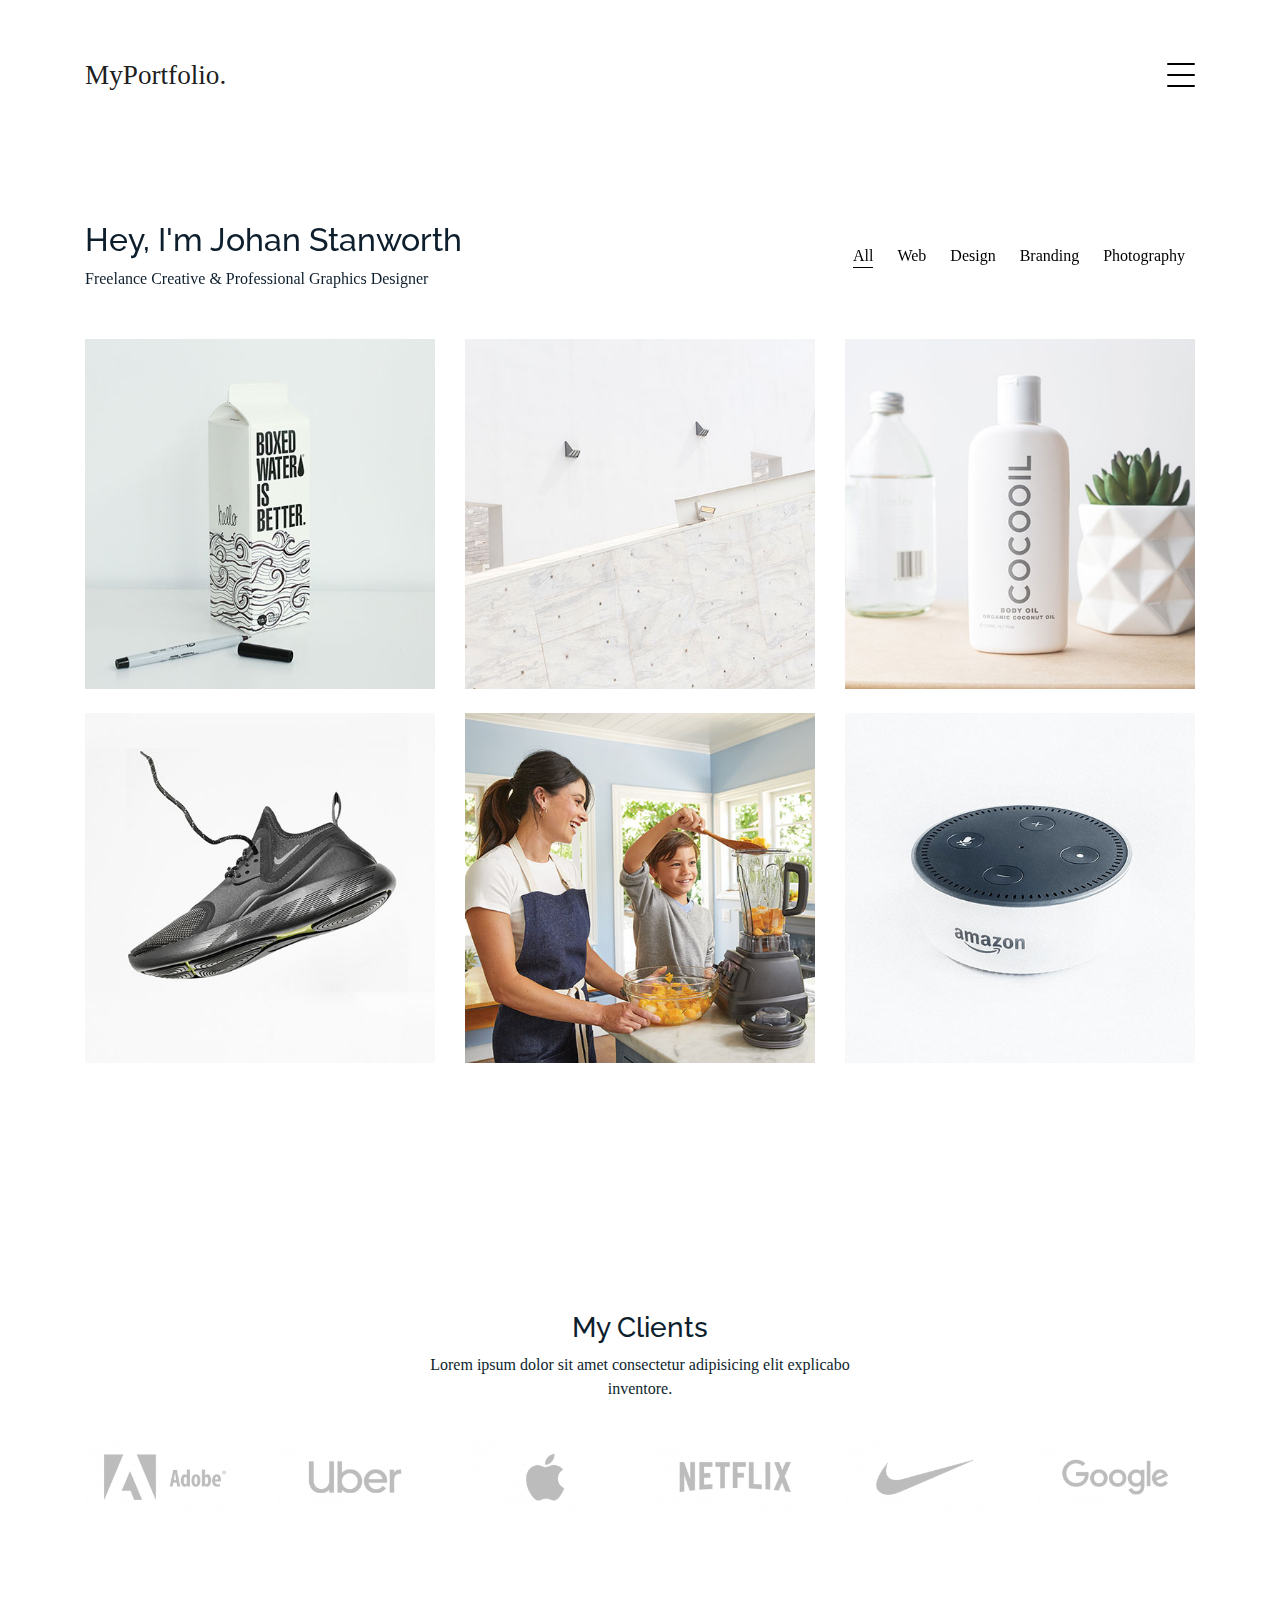
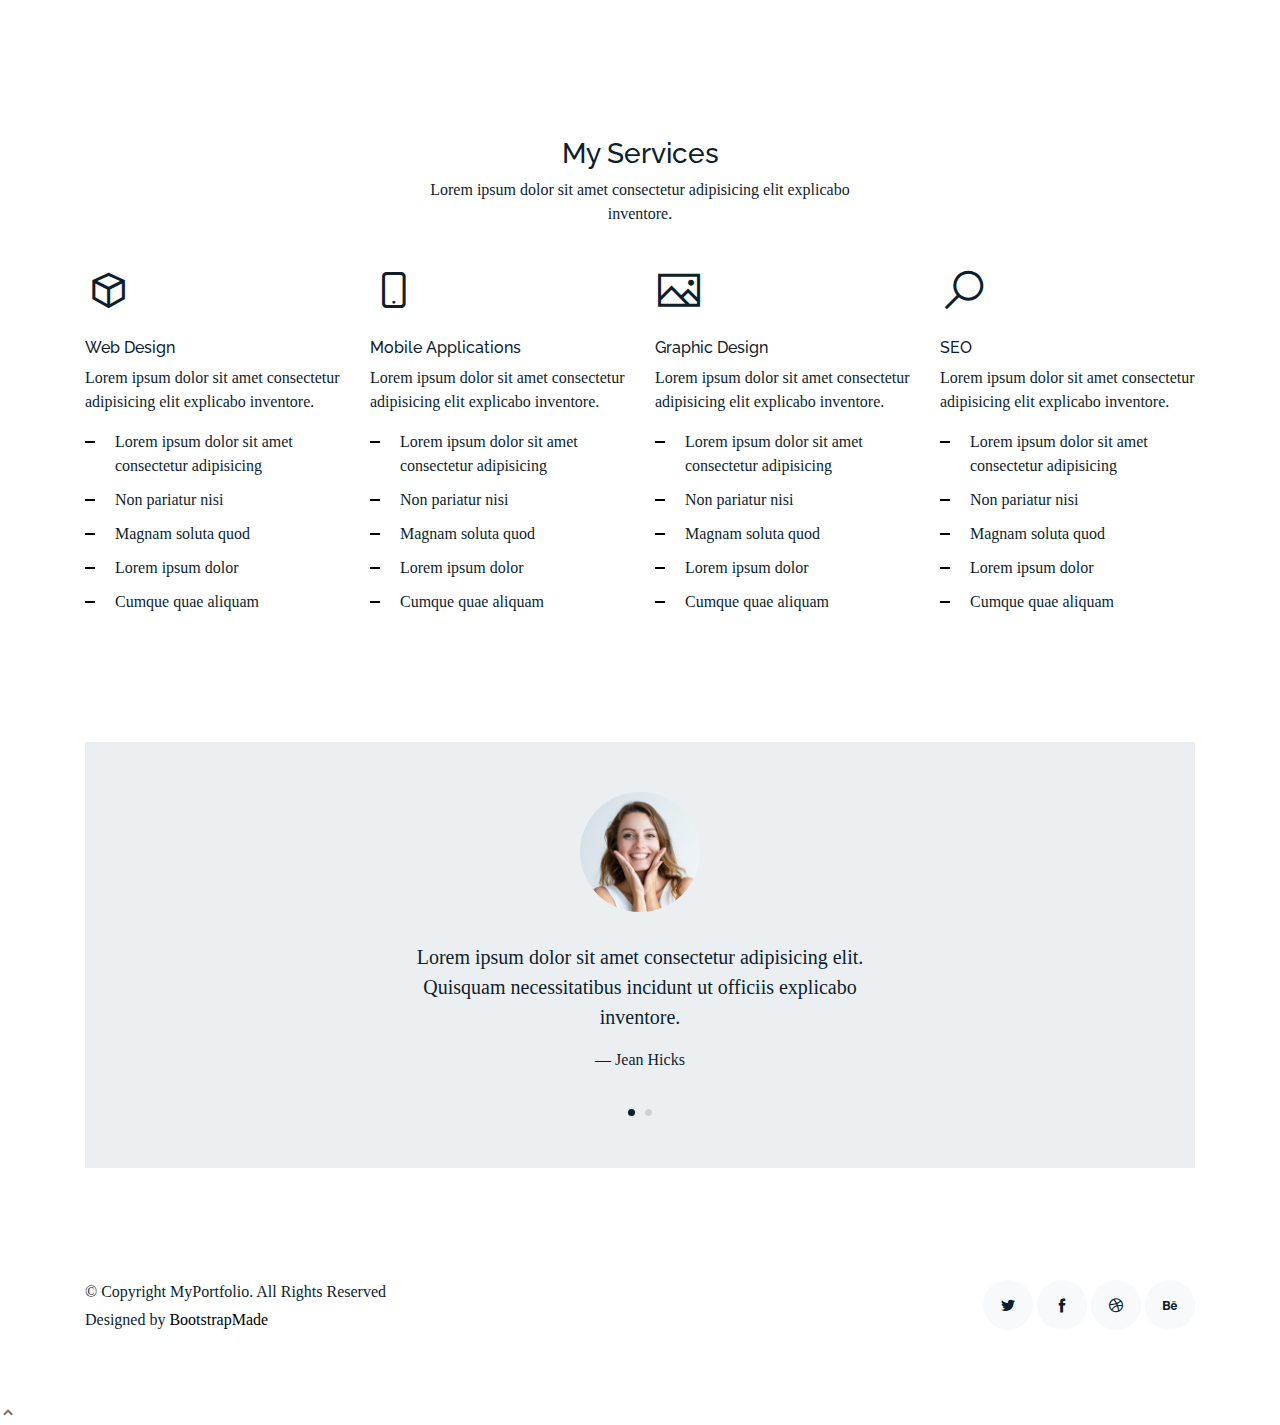
<file: MyPortfolio/MyPortfolio/index.html>
<!DOCTYPE html>
<html lang="en">

<head>
  <meta charset="utf-8">
  <meta content="width=device-width, initial-scale=1.0" name="viewport">

  <title>MyPortfolio Bootstrap Template - Index</title>
  <meta content="" name="descriptison">
  <meta content="" name="keywords">

  <!-- Favicons -->
  <link href="assets/img/favicon.png" rel="icon">
  <link href="assets/img/apple-touch-icon.png" rel="apple-touch-icon">

  <!-- Google Fonts -->
  <link href="https://fonts.googleapis.com/css?family=https://fonts.googleapis.com/css?family=Inconsolata:400,500,600,700|Raleway:400,400i,500,500i,600,600i,700,700i" rel="stylesheet">

  <!-- Vendor CSS Files -->
  <link href="assets/vendor/bootstrap/css/bootstrap.min.css" rel="stylesheet">
  <link href="assets/vendor/icofont/icofont.min.css" rel="stylesheet">
  <link href="assets/vendor/aos/aos.css" rel="stylesheet">
  <link href="assets/vendor/line-awesome/css/line-awesome.min.css" rel="stylesheet">
  <link href="assets/vendor/owl.carousel/assets/owl.carousel.min.css" rel="stylesheet">

  <!-- Template Main CSS File -->
  <link href="assets/css/style.css" rel="stylesheet">

  <!-- =======================================================
  * Template Name: MyPortfolio - v2.1.0
  * Template URL: https://bootstrapmade.com/myportfolio-bootstrap-portfolio-website-template/
  * Author: BootstrapMade.com
  * License: https://bootstrapmade.com/license/
  ======================================================== -->
</head>

<body>

  <!-- ======= Navbar ======= -->
  <div class="collapse navbar-collapse custom-navmenu" id="main-navbar">
    <div class="container py-2 py-md-5">
      <div class="row align-items-start">
        <div class = "tableitems container py-2 py-md-3">
        <table>
          <tr>
            <th style="padding:10px"><a href="services.html">Profile</a></th>
            <th style="padding:10px"><a href="services.html">Projects</a></th>
            <th style="padding:10px"><a href="services.html">Contact</a></th>
          </tr>
        </table>
      </div>
      </div>
      </div>

    </div>
  </div>

  <nav class="navbar navbar-light custom-navbar">
    <div class="container">
      <a class="navbar-brand" href="index.html">MyPortfolio.</a>

      <a href="#" class="burger" data-toggle="collapse" data-target="#main-navbar">
        <span></span>
      </a>

    </div>
  </nav>

  <main id="main">

    <!-- ======= Works Section ======= -->
    <section class="section site-portfolio">
      <div class="container">
        <div class="row mb-5 align-items-center">
          <div class="col-md-12 col-lg-6 mb-4 mb-lg-0" data-aos="fade-up">
            <h2>Hey, I'm Johan Stanworth</h2>
            <p class="mb-0">Freelance Creative &amp; Professional Graphics Designer</p>
          </div>
          <div class="col-md-12 col-lg-6 text-left text-lg-right" data-aos="fade-up" data-aos-delay="100">
            <div id="filters" class="filters">
              <a href="#" data-filter="*" class="active">All</a>
              <a href="#" data-filter=".web">Web</a>
              <a href="#" data-filter=".design">Design</a>
              <a href="#" data-filter=".branding">Branding</a>
              <a href="#" data-filter=".photography">Photography</a>
            </div>
          </div>
        </div>
        <div id="portfolio-grid" class="row no-gutter" data-aos="fade-up" data-aos-delay="200">
          <div class="item web col-sm-6 col-md-4 col-lg-4 mb-4">
            <a href="work-single.html" class="item-wrap fancybox">
              <div class="work-info">
                <h3>Boxed Water</h3>
                <span>Web</span>
              </div>
              <img class="img-fluid" src="assets/img/img_1.jpg">
            </a>
          </div>
          <div class="item photography col-sm-6 col-md-4 col-lg-4 mb-4">
            <a href="work-single.html" class="item-wrap fancybox">
              <div class="work-info">
                <h3>Build Indoo</h3>
                <span>Photography</span>
              </div>
              <img class="img-fluid" src="assets/img/img_2.jpg">
            </a>
          </div>
          <div class="item branding col-sm-6 col-md-4 col-lg-4 mb-4">
            <a href="work-single.html" class="item-wrap fancybox">
              <div class="work-info">
                <h3>Cocooil</h3>
                <span>Branding</span>
              </div>
              <img class="img-fluid" src="assets/img/img_3.jpg">
            </a>
          </div>
          <div class="item design col-sm-6 col-md-4 col-lg-4 mb-4">
            <a href="work-single.html" class="item-wrap fancybox">
              <div class="work-info">
                <h3>Nike Shoe</h3>
                <span>Design</span>
              </div>
              <img class="img-fluid" src="assets/img/img_4.jpg">
            </a>
          </div>
          <div class="item photography col-sm-6 col-md-4 col-lg-4 mb-4">
            <a href="work-single.html" class="item-wrap fancybox">
              <div class="work-info">
                <h3>Kitchen Sink</h3>
                <span>Photography</span>
              </div>
              <img class="img-fluid" src="assets/img/img_5.jpg">
            </a>
          </div>
          <div class="item branding col-sm-6 col-md-4 col-lg-4 mb-4">
            <a href="work-single.html" class="item-wrap fancybox">
              <div class="work-info">
                <h3>Amazon</h3>
                <span>brandingn</span>
              </div>
              <img class="img-fluid" src="assets/img/img_6.jpg">
            </a>
          </div>
        </div>
      </div>
    </section><!-- End  Works Section -->

    <!-- ======= Clients Section ======= -->
    <section class="section">
      <div class="container">
        <div class="row justify-content-center text-center mb-4">
          <div class="col-5">
            <h3 class="h3 heading">My Clients</h3>
            <p>Lorem ipsum dolor sit amet consectetur adipisicing elit explicabo inventore.</p>
          </div>
        </div>
        <div class="row">
          <div class="col-4 col-sm-4 col-md-2">
            <a href="#" class="client-logo"><img src="assets/img/logo-adobe.png" alt="Image" class="img-fluid"></a>
          </div>
          <div class="col-4 col-sm-4 col-md-2">
            <a href="#" class="client-logo"><img src="assets/img/logo-uber.png" alt="Image" class="img-fluid"></a>
          </div>
          <div class="col-4 col-sm-4 col-md-2">
            <a href="#" class="client-logo"><img src="assets/img/logo-apple.png" alt="Image" class="img-fluid"></a>
          </div>
          <div class="col-4 col-sm-4 col-md-2">
            <a href="#" class="client-logo"><img src="assets/img/logo-netflix.png" alt="Image" class="img-fluid"></a>
          </div>
          <div class="col-4 col-sm-4 col-md-2">
            <a href="#" class="client-logo"><img src="assets/img/logo-nike.png" alt="Image" class="img-fluid"></a>
          </div>
          <div class="col-4 col-sm-4 col-md-2">
            <a href="#" class="client-logo"><img src="assets/img/logo-google.png" alt="Image" class="img-fluid"></a>
          </div>

        </div>
      </div>
    </section><!-- End Clients Section -->

    <!-- ======= Services Section ======= -->
    <section class="section">
      <div class="container">
        <div class="row justify-content-center text-center mb-4">
          <div class="col-5">
            <h3 class="h3 heading">My Services</h3>
            <p>Lorem ipsum dolor sit amet consectetur adipisicing elit explicabo inventore.</p>
          </div>
        </div>
        <div class="row">

          <div class="col-12 col-sm-6 col-md-6 col-lg-3">
            <span class="la la-cube la-3x mb-4"></span>
            <h4 class="h4 mb-2">Web Design</h4>
            <p>Lorem ipsum dolor sit amet consectetur adipisicing elit explicabo inventore.</p>
            <ul class="list-unstyled list-line">
              <li>Lorem ipsum dolor sit amet consectetur adipisicing</li>
              <li>Non pariatur nisi</li>
              <li>Magnam soluta quod</li>
              <li>Lorem ipsum dolor</li>
              <li>Cumque quae aliquam</li>
            </ul>
          </div>
          <div class="col-12 col-sm-6 col-md-6 col-lg-3">
            <span class="la la-mobile la-3x mb-4"></span>
            <h4 class="h4 mb-2">Mobile Applications</h4>
            <p>Lorem ipsum dolor sit amet consectetur adipisicing elit explicabo inventore.</p>
            <ul class="list-unstyled list-line">
              <li>Lorem ipsum dolor sit amet consectetur adipisicing</li>
              <li>Non pariatur nisi</li>
              <li>Magnam soluta quod</li>
              <li>Lorem ipsum dolor</li>
              <li>Cumque quae aliquam</li>
            </ul>
          </div>
          <div class="col-12 col-sm-6 col-md-6 col-lg-3">
            <span class="la la-image la-3x mb-4"></span>
            <h4 class="h4 mb-2">Graphic Design</h4>
            <p>Lorem ipsum dolor sit amet consectetur adipisicing elit explicabo inventore.</p>
            <ul class="list-unstyled list-line">
              <li>Lorem ipsum dolor sit amet consectetur adipisicing</li>
              <li>Non pariatur nisi</li>
              <li>Magnam soluta quod</li>
              <li>Lorem ipsum dolor</li>
              <li>Cumque quae aliquam</li>
            </ul>
          </div>
          <div class="col-12 col-sm-6 col-md-6 col-lg-3">
            <span class="la la-search la-3x mb-4"></span>
            <h4 class="h4 mb-2">SEO</h4>
            <p>Lorem ipsum dolor sit amet consectetur adipisicing elit explicabo inventore.</p>
            <ul class="list-unstyled list-line">
              <li>Lorem ipsum dolor sit amet consectetur adipisicing</li>
              <li>Non pariatur nisi</li>
              <li>Magnam soluta quod</li>
              <li>Lorem ipsum dolor</li>
              <li>Cumque quae aliquam</li>
            </ul>
          </div>
        </div>
      </div>
    </section><!-- End Services Section -->

    <!-- ======= Testimonials Section ======= -->
    <section class="section pt-0">
      <div class="container">

        <div class="owl-carousel testimonial-carousel">

          <div class="testimonial-wrap">
            <div class="testimonial">
              <img src="assets/img/person_1.jpg" alt="Image" class="img-fluid">
              <blockquote>
                <p>Lorem ipsum dolor sit amet consectetur adipisicing elit. Quisquam necessitatibus incidunt ut officiis
                  explicabo inventore.</p>
              </blockquote>
              <p>&mdash; Jean Hicks</p>
            </div>
          </div>

          <div class="testimonial-wrap">
            <div class="testimonial">
              <img src="assets/img/person_2.jpg" alt="Image" class="img-fluid">
              <blockquote>
                <p>Lorem ipsum dolor sit amet consectetur adipisicing elit. Quisquam necessitatibus incidunt ut officiis
                  explicabo inventore.</p>
              </blockquote>
              <p>&mdash; Chris Stanworth</p>
            </div>
          </div>

        </div>

      </div>
    </section><!-- End Testimonials Section -->

  </main><!-- End #main -->

  <!-- ======= Footer ======= -->
  <footer class="footer" role="contentinfo">
    <div class="container">
      <div class="row">
        <div class="col-sm-6">
          <p class="mb-1">&copy; Copyright MyPortfolio. All Rights Reserved</p>
          <div class="credits">
            <!--
            All the links in the footer should remain intact.
            You can delete the links only if you purchased the pro version.
            Licensing information: https://bootstrapmade.com/license/
            Purchase the pro version with working PHP/AJAX contact form: https://bootstrapmade.com/buy/?theme=MyPortfolio
          -->
            Designed by <a href="https://bootstrapmade.com/">BootstrapMade</a>
          </div>
        </div>
        <div class="col-sm-6 social text-md-right">
          <a href="#"><span class="icofont-twitter"></span></a>
          <a href="#"><span class="icofont-facebook"></span></a>
          <a href="#"><span class="icofont-dribbble"></span></a>
          <a href="#"><span class="icofont-behance"></span></a>
        </div>
      </div>
    </div>
  </footer>

  <a href="#" class="back-to-top"><i class="icofont-simple-up"></i></a>

  <!-- Vendor JS Files -->
  <script src="assets/vendor/jquery/jquery.min.js"></script>
  <script src="assets/vendor/bootstrap/js/bootstrap.bundle.min.js"></script>
  <script src="assets/vendor/jquery.easing/jquery.easing.min.js"></script>
  <script src="assets/vendor/php-email-form/validate.js"></script>
  <script src="assets/vendor/aos/aos.js"></script>
  <script src="assets/vendor/isotope-layout/isotope.pkgd.min.js"></script>
  <script src="assets/vendor/owl.carousel/owl.carousel.min.js"></script>

  <!-- Template Main JS File -->
  <script src="assets/js/main.js"></script>

</body>

</html>
</file>
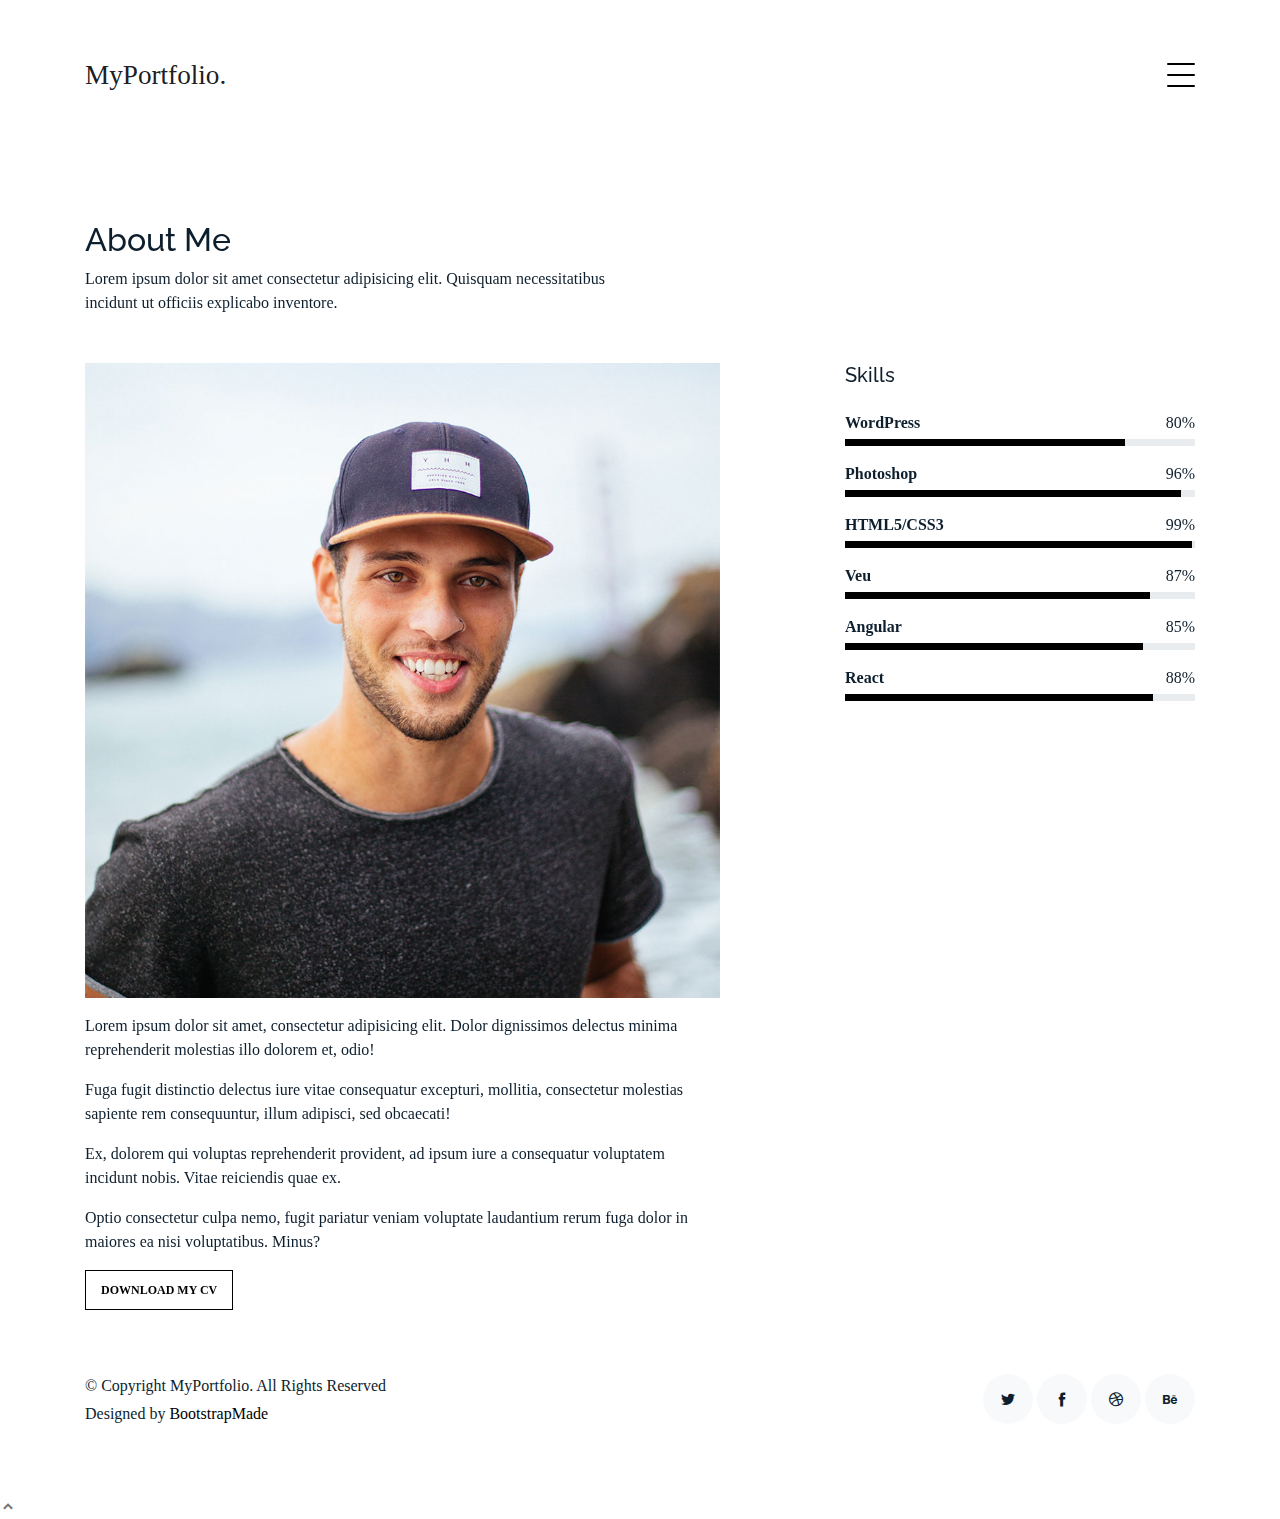
<file: MyPortfolio/MyPortfolio/about.html>
<!DOCTYPE html>
<html lang="en">

<head>
  <meta charset="utf-8">
  <meta content="width=device-width, initial-scale=1.0" name="viewport">

  <title>Profile Page</title>
  <meta content="" name="descriptison">
  <meta content="" name="keywords">

  <!-- Favicons -->
  <link href="assets/img/K.gif" rel="icon">
  <link href="assets/img/apple-touch-icon.png" rel="apple-touch-icon">

  <!-- Google Fonts -->
  <link href="https://fonts.googleapis.com/css?family=https://fonts.googleapis.com/css?family=Inconsolata:400,500,600,700|Raleway:400,400i,500,500i,600,600i,700,700i" rel="stylesheet">

  <!-- Vendor CSS Files -->
  <link href="assets/vendor/bootstrap/css/bootstrap.min.css" rel="stylesheet">
  <link href="assets/vendor/icofont/icofont.min.css" rel="stylesheet">
  <link href="assets/vendor/aos/aos.css" rel="stylesheet">
  <link href="assets/vendor/line-awesome/css/line-awesome.min.css" rel="stylesheet">
  <link href="assets/vendor/owl.carousel/assets/owl.carousel.min.css" rel="stylesheet">

  <!-- Template Main CSS File -->
  <link href="assets/css/style.css" rel="stylesheet">

  <!-- =======================================================
  * Template Name: MyPortfolio - v2.1.0
  * Template URL: https://bootstrapmade.com/myportfolio-bootstrap-portfolio-website-template/
  * Author: BootstrapMade.com
  * License: https://bootstrapmade.com/license/
  ======================================================== -->
</head>

<body>

  <!-- ======= Navbar ======= -->
  <div class="collapse navbar-collapse custom-navmenu" id="main-navbar">
    <div class="container py-2 py-md-5">
      <div class="row align-items-start">
        <div class="col-md-2">
          <ul class="custom-menu">
            <li><a href="index.html">Home</a></li>
            <li class="active"><a href="about.html">About Me</a></li>
            <li><a href="services.html">Services</a></li>
            <li><a href="works.html">Works</a></li>
            <li><a href="contact.html">Contact</a></li>
          </ul>
        </div>
        <div class="col-md-6 d-none d-md-block  mr-auto">
          <div class="tweet d-flex">
            <span class="icofont-twitter text-white mt-2 mr-3"></span>
            <div>
              <p><em>Lorem ipsum dolor sit amet consectetur adipisicing elit. Quisquam necessitatibus incidunt ut officiis explicabo inventore. <br> <a href="#">t.co/v82jsk</a></em></p>
            </div>
          </div>
        </div>
        <div class="col-md-4 d-none d-md-block">
          <h3>Hire Me</h3>
          <p>Lorem ipsum dolor sit amet consectetur adipisicing elit. Quisquam necessitatibus incidunt ut officiisexplicabo inventore. <br> <a href="#">myemail@gmail.com</a></p>
        </div>
      </div>

    </div>
  </div>

  <nav class="navbar navbar-light custom-navbar">
    <div class="container">
      <a class="navbar-brand" href="index.html">MyPortfolio.</a>

      <a href="#" class="burger" data-toggle="collapse" data-target="#main-navbar">
        <span></span>
      </a>

    </div>
  </nav>

  <main id="main">

    <section class="section pb-5">
      <div class="container">
        <div class="row mb-5 align-items-end">
          <div class="col-md-6" data-aos="fade-up">

            <h2>About Me</h2>
            <p class="mb-0">Lorem ipsum dolor sit amet consectetur adipisicing elit. Quisquam necessitatibus incidunt ut
              officiis explicabo inventore.</p>
          </div>

        </div>

        <div class="row">
          <div class="col-md-4 ml-auto order-2" data-aos="fade-up">
            <h3 class="h3 mb-4">Skills</h3>
            <ul class="list-unstyled">
              <li class="mb-3">
                <div class="d-flex mb-1">
                  <strong>WordPress</strong>
                  <span class="ml-auto">80%</span>
                </div>
                <div class="progress custom-progress">
                  <div class="progress-bar" role="progressbar" style="width: 80%" aria-valuenow="80" aria-valuemin="0" aria-valuemax="100"></div>
                </div>
              </li>
              <li class="mb-3">
                <div class="d-flex mb-1">
                  <strong>Photoshop</strong>
                  <span class="ml-auto">96%</span>
                </div>
                <div class="progress custom-progress">
                  <div class="progress-bar" role="progressbar" style="width: 96%" aria-valuenow="96" aria-valuemin="0" aria-valuemax="100"></div>
                </div>
              </li>
              <li class="mb-3">
                <div class="d-flex mb-1">
                  <strong>HTML5/CSS3</strong>
                  <span class="ml-auto">99%</span>
                </div>
                <div class="progress custom-progress">
                  <div class="progress-bar" role="progressbar" style="width: 99%" aria-valuenow="99" aria-valuemin="0" aria-valuemax="100"></div>
                </div>
              </li>
              <li class="mb-3">
                <div class="d-flex mb-1">
                  <strong>Veu</strong>
                  <span class="ml-auto">87%</span>
                </div>
                <div class="progress custom-progress">
                  <div class="progress-bar" role="progressbar" style="width: 87%" aria-valuenow="87" aria-valuemin="0" aria-valuemax="100"></div>
                </div>
              </li>
              <li class="mb-3">
                <div class="d-flex mb-1">
                  <strong>Angular</strong>
                  <span class="ml-auto">85%</span>
                </div>
                <div class="progress custom-progress">
                  <div class="progress-bar" role="progressbar" style="width: 85%" aria-valuenow="85" aria-valuemin="0" aria-valuemax="100"></div>
                </div>
              </li>
              <li class="mb-3">
                <div class="d-flex mb-1">
                  <strong>React</strong>
                  <span class="ml-auto">88%</span>
                </div>
                <div class="progress custom-progress">
                  <div class="progress-bar" role="progressbar" style="width: 88%" aria-valuenow="88" aria-valuemin="0" aria-valuemax="100"></div>
                </div>
              </li>
            </ul>
          </div>

          <div class="col-md-7 mb-5 mb-md-0" data-aos="fade-up">
            <p><img src="assets/img/person_1_sq.jpg" alt="Image" class="img-fluid"></p>
            <p>Lorem ipsum dolor sit amet, consectetur adipisicing elit. Dolor dignissimos delectus minima reprehenderit
              molestias illo dolorem et, odio!</p>
            <p>Fuga fugit distinctio delectus iure vitae consequatur excepturi, mollitia, consectetur molestias sapiente
              rem consequuntur, illum adipisci, sed obcaecati!</p>
            <p>Ex, dolorem qui voluptas reprehenderit provident, ad ipsum iure a consequatur voluptatem incidunt nobis.
              Vitae reiciendis quae ex.</p>
            <p>Optio consectetur culpa nemo, fugit pariatur veniam voluptate laudantium rerum fuga dolor in maiores ea
              nisi voluptatibus. Minus?</p>
            <p><a href="#" class="readmore">Download my CV</a></p>
          </div>

        </div>

      </div>

    </section>

  </main><!-- End #main -->

  <!-- ======= Footer ======= -->
  <footer class="footer" role="contentinfo">
    <div class="container">
      <div class="row">
        <div class="col-sm-6">
          <p class="mb-1">&copy; Copyright MyPortfolio. All Rights Reserved</p>
          <div class="credits">
            <!--
            All the links in the footer should remain intact.
            You can delete the links only if you purchased the pro version.
            Licensing information: https://bootstrapmade.com/license/
            Purchase the pro version with working PHP/AJAX contact form: https://bootstrapmade.com/buy/?theme=MyPortfolio
          -->
            Designed by <a href="https://bootstrapmade.com/">BootstrapMade</a>
          </div>
        </div>
        <div class="col-sm-6 social text-md-right">
          <a href="#"><span class="icofont-twitter"></span></a>
          <a href="#"><span class="icofont-facebook"></span></a>
          <a href="#"><span class="icofont-dribbble"></span></a>
          <a href="#"><span class="icofont-behance"></span></a>
        </div>
      </div>
    </div>
  </footer>

  <a href="#" class="back-to-top"><i class="icofont-simple-up"></i></a>

  <!-- Vendor JS Files -->
  <script src="assets/vendor/jquery/jquery.min.js"></script>
  <script src="assets/vendor/bootstrap/js/bootstrap.bundle.min.js"></script>
  <script src="assets/vendor/jquery.easing/jquery.easing.min.js"></script>
  <script src="assets/vendor/php-email-form/validate.js"></script>
  <script src="assets/vendor/aos/aos.js"></script>
  <script src="assets/vendor/isotope-layout/isotope.pkgd.min.js"></script>
  <script src="assets/vendor/owl.carousel/owl.carousel.min.js"></script>

  <!-- Template Main JS File -->
  <script src="assets/js/main.js"></script>

</body>

</html>
</file>
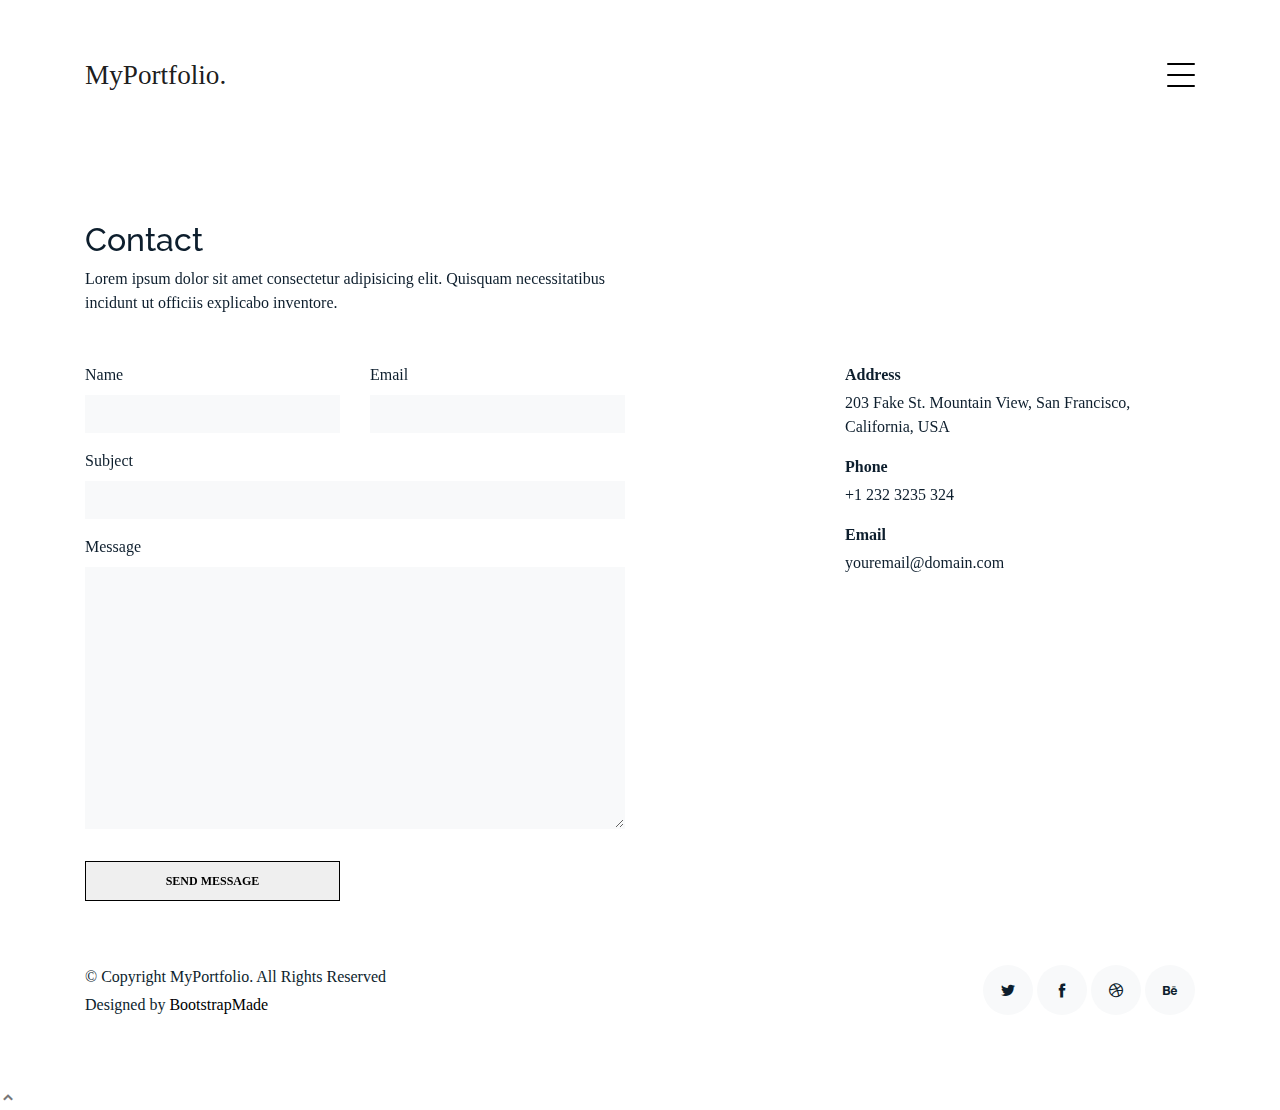
<file: MyPortfolio/MyPortfolio/contact.html>
<!DOCTYPE html>
<html lang="en">

<head>
  <meta charset="utf-8">
  <meta content="width=device-width, initial-scale=1.0" name="viewport">

  <title>MyPortfolio Bootstrap Template - Contact</title>
  <meta content="" name="descriptison">
  <meta content="" name="keywords">

  <!-- Favicons -->
  <link href="assets/img/favicon.png" rel="icon">
  <link href="assets/img/apple-touch-icon.png" rel="apple-touch-icon">

  <!-- Google Fonts -->
  <link href="https://fonts.googleapis.com/css?family=https://fonts.googleapis.com/css?family=Inconsolata:400,500,600,700|Raleway:400,400i,500,500i,600,600i,700,700i" rel="stylesheet">

  <!-- Vendor CSS Files -->
  <link href="assets/vendor/bootstrap/css/bootstrap.min.css" rel="stylesheet">
  <link href="assets/vendor/icofont/icofont.min.css" rel="stylesheet">
  <link href="assets/vendor/aos/aos.css" rel="stylesheet">
  <link href="assets/vendor/line-awesome/css/line-awesome.min.css" rel="stylesheet">
  <link href="assets/vendor/owl.carousel/assets/owl.carousel.min.css" rel="stylesheet">

  <!-- Template Main CSS File -->
  <link href="assets/css/style.css" rel="stylesheet">

  <!-- =======================================================
  * Template Name: MyPortfolio - v2.1.0
  * Template URL: https://bootstrapmade.com/myportfolio-bootstrap-portfolio-website-template/
  * Author: BootstrapMade.com
  * License: https://bootstrapmade.com/license/
  ======================================================== -->
</head>

<body>

  <!-- ======= Navbar ======= -->
  <div class="collapse navbar-collapse custom-navmenu" id="main-navbar">
    <div class="container py-2 py-md-5">
      <div class="row align-items-start">
        <div class="col-md-2">
          <ul class="custom-menu">
            <li><a href="index.html">Home</a></li>
            <li><a href="about.html">About Me</a></li>
            <li><a href="services.html">Services</a></li>
            <li><a href="works.html">Works</a></li>
            <li class="active"><a href="contact.html">Contact</a></li>
          </ul>
        </div>
        <div class="col-md-6 d-none d-md-block  mr-auto">
          <div class="tweet d-flex">
            <span class="icofont-twitter text-white mt-2 mr-3"></span>
            <div>
              <p><em>Lorem ipsum dolor sit amet consectetur adipisicing elit. Quisquam necessitatibus incidunt ut officiis explicabo inventore. <br> <a href="#">t.co/v82jsk</a></em></p>
            </div>
          </div>
        </div>
        <div class="col-md-4 d-none d-md-block">
          <h3>Hire Me</h3>
          <p>Lorem ipsum dolor sit amet consectetur adipisicing elit. Quisquam necessitatibus incidunt ut officiisexplicabo inventore. <br> <a href="#">myemail@gmail.com</a></p>
        </div>
      </div>

    </div>
  </div>

  <nav class="navbar navbar-light custom-navbar">
    <div class="container">
      <a class="navbar-brand" href="index.html">MyPortfolio.</a>

      <a href="#" class="burger" data-toggle="collapse" data-target="#main-navbar">
        <span></span>
      </a>

    </div>
  </nav>

  <main id="main">

    <section class="section pb-5">
      <div class="container">

        <div class="row mb-5 align-items-end">
          <div class="col-md-6" data-aos="fade-up">
            <h2>Contact</h2>
            <p class="mb-0">Lorem ipsum dolor sit amet consectetur adipisicing elit. Quisquam necessitatibus incidunt ut
              officiis explicabo inventore.
            </p>
          </div>

        </div>

        <div class="row">
          <div class="col-md-6 mb-5 mb-md-0" data-aos="fade-up">

            <form action="forms/contact.php" method="post" role="form" class="php-email-form">

              <div class="row">
                <div class="col-md-6 form-group">
                  <label for="name">Name</label>
                  <input type="text" name="name" class="form-control" id="name" data-rule="minlen:4" data-msg="Please enter at least 4 chars" />
                  <div class="validate"></div>
                </div>
                <div class="col-md-6 form-group">
                  <label for="name">Email</label>
                  <input type="email" class="form-control" name="email" id="email" data-rule="email" data-msg="Please enter a valid email" />
                  <div class="validate"></div>
                </div>
                <div class="col-md-12 form-group">
                  <label for="name">Subject</label>
                  <input type="text" class="form-control" name="subject" id="subject" data-rule="minlen:4" data-msg="Please enter at least 8 chars of subject" />
                  <div class="validate"></div>
                </div>
                <div class="col-md-12 form-group">
                  <label for="name">Message</label>
                  <textarea class="form-control" name="message" cols="30" rows="10" data-rule="required" data-msg="Please write something for us"></textarea>
                  <div class="validate"></div>
                </div>

                <div class="col-md-12 mb-3">
                  <div class="loading">Loading</div>
                  <div class="error-message"></div>
                  <div class="sent-message">Your message has been sent. Thank you!</div>
                </div>

                <div class="col-md-6 form-group">
                  <input type="submit" class="readmore d-block w-100" value="Send Message">
                </div>
              </div>

            </form>

          </div>

          <div class="col-md-4 ml-auto order-2" data-aos="fade-up">
            <ul class="list-unstyled">
              <li class="mb-3">
                <strong class="d-block mb-1">Address</strong>
                <span>203 Fake St. Mountain View, San Francisco, California, USA</span>
              </li>
              <li class="mb-3">
                <strong class="d-block mb-1">Phone</strong>
                <span>+1 232 3235 324</span>
              </li>
              <li class="mb-3">
                <strong class="d-block mb-1">Email</strong>
                <span>youremail@domain.com</span>
              </li>
            </ul>
          </div>

        </div>

      </div>

    </section>

  </main><!-- End #main -->

  <!-- ======= Footer ======= -->
  <footer class="footer" role="contentinfo">
    <div class="container">
      <div class="row">
        <div class="col-sm-6">
          <p class="mb-1">&copy; Copyright MyPortfolio. All Rights Reserved</p>
          <div class="credits">
            <!--
            All the links in the footer should remain intact.
            You can delete the links only if you purchased the pro version.
            Licensing information: https://bootstrapmade.com/license/
            Purchase the pro version with working PHP/AJAX contact form: https://bootstrapmade.com/buy/?theme=MyPortfolio
          -->
            Designed by <a href="https://bootstrapmade.com/">BootstrapMade</a>
          </div>
        </div>
        <div class="col-sm-6 social text-md-right">
          <a href="#"><span class="icofont-twitter"></span></a>
          <a href="#"><span class="icofont-facebook"></span></a>
          <a href="#"><span class="icofont-dribbble"></span></a>
          <a href="#"><span class="icofont-behance"></span></a>
        </div>
      </div>
    </div>
  </footer>

  <a href="#" class="back-to-top"><i class="icofont-simple-up"></i></a>

  <!-- Vendor JS Files -->
  <script src="assets/vendor/jquery/jquery.min.js"></script>
  <script src="assets/vendor/bootstrap/js/bootstrap.bundle.min.js"></script>
  <script src="assets/vendor/jquery.easing/jquery.easing.min.js"></script>
  <script src="assets/vendor/php-email-form/validate.js"></script>
  <script src="assets/vendor/aos/aos.js"></script>
  <script src="assets/vendor/isotope-layout/isotope.pkgd.min.js"></script>
  <script src="assets/vendor/owl.carousel/owl.carousel.min.js"></script>

  <!-- Template Main JS File -->
  <script src="assets/js/main.js"></script>

</body>

</html>
</file>
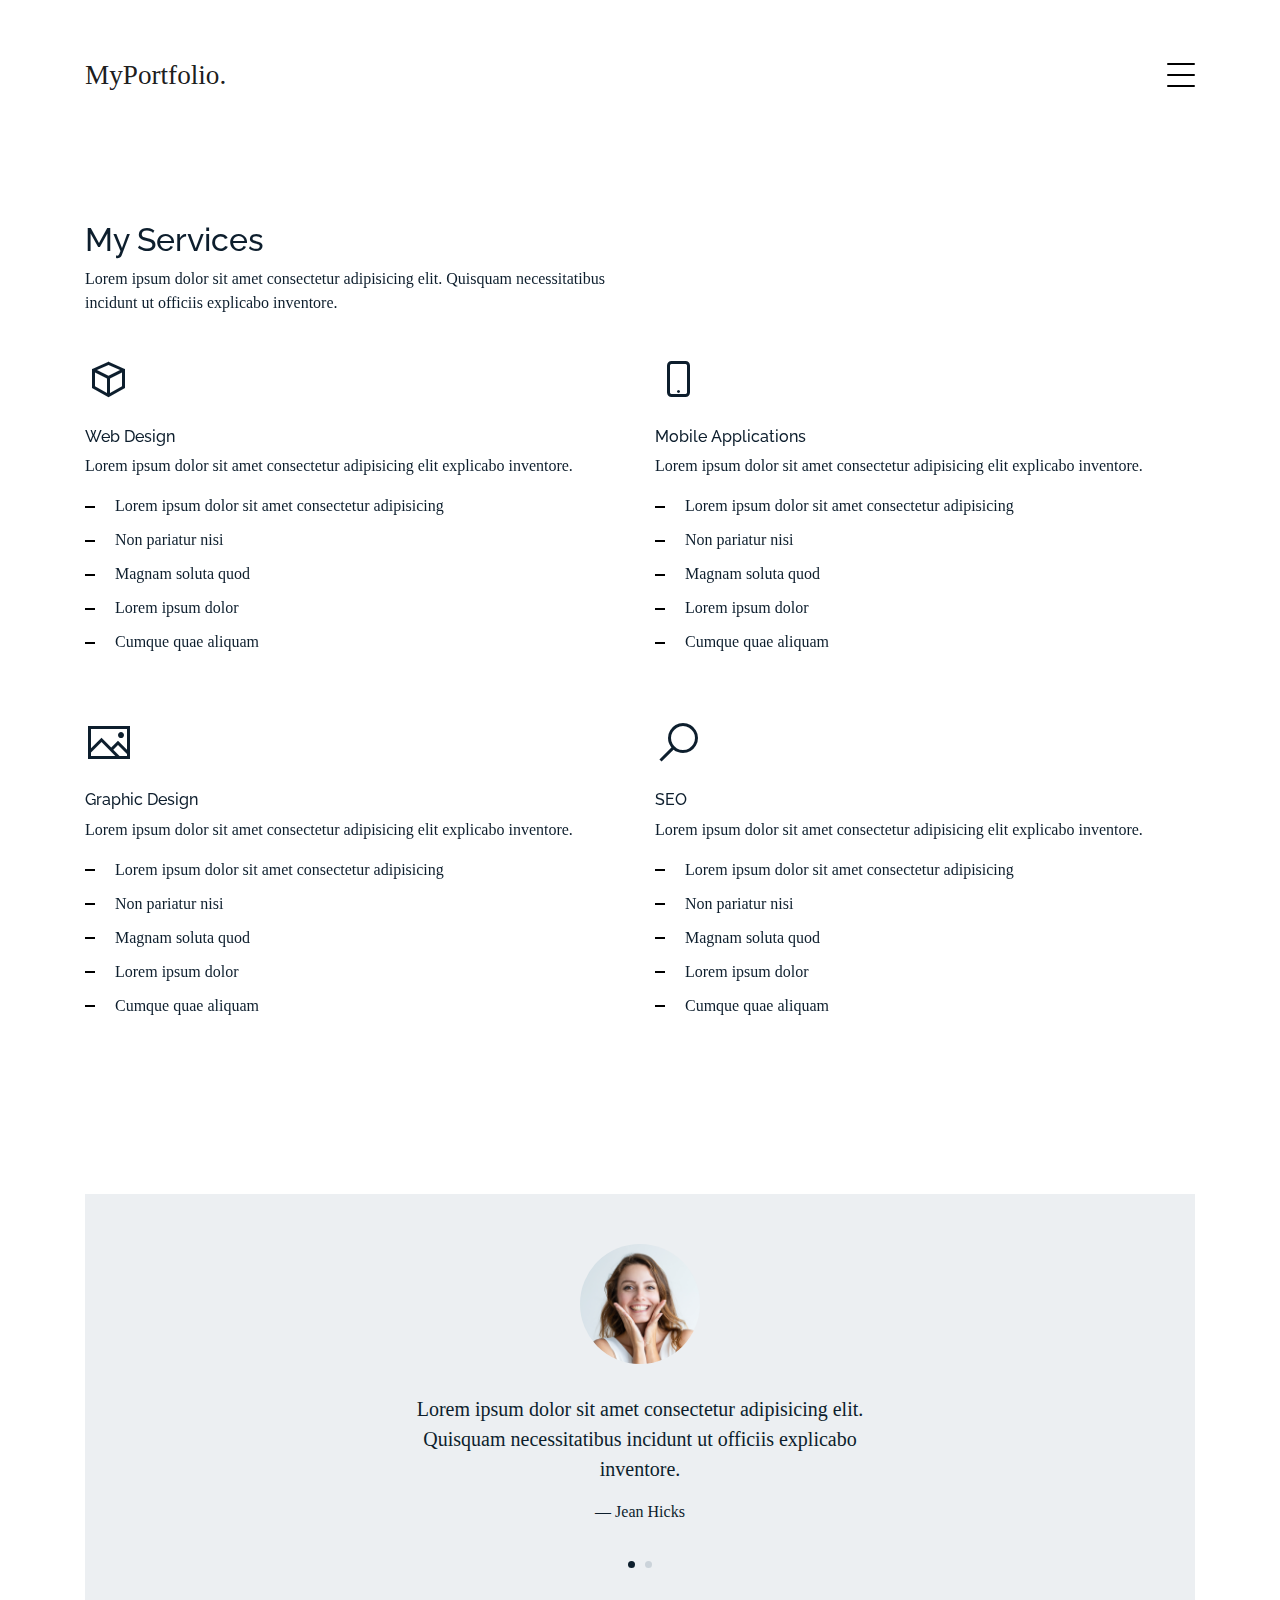
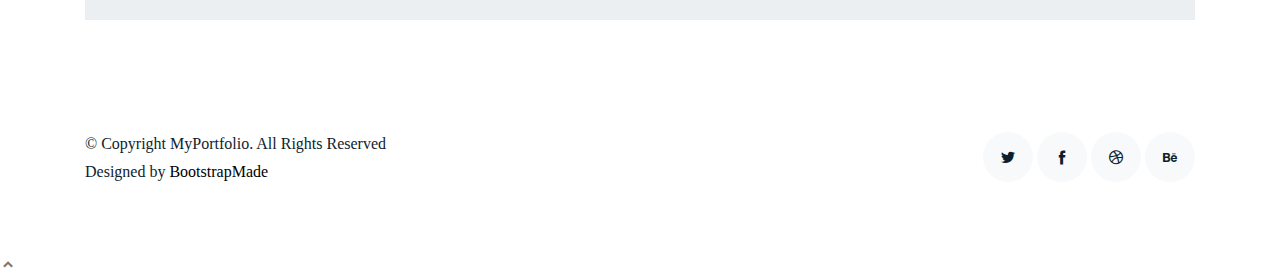
<file: MyPortfolio/MyPortfolio/services.html>
<!DOCTYPE html>
<html lang="en">

<head>
  <meta charset="utf-8">
  <meta content="width=device-width, initial-scale=1.0" name="viewport">

  <title>MyPortfolio Bootstrap Template - Services</title>
  <meta content="" name="descriptison">
  <meta content="" name="keywords">

  <!-- Favicons -->
  <link href="assets/img/favicon.png" rel="icon">
  <link href="assets/img/apple-touch-icon.png" rel="apple-touch-icon">

  <!-- Google Fonts -->
  <link href="https://fonts.googleapis.com/css?family=https://fonts.googleapis.com/css?family=Inconsolata:400,500,600,700|Raleway:400,400i,500,500i,600,600i,700,700i" rel="stylesheet">

  <!-- Vendor CSS Files -->
  <link href="assets/vendor/bootstrap/css/bootstrap.min.css" rel="stylesheet">
  <link href="assets/vendor/icofont/icofont.min.css" rel="stylesheet">
  <link href="assets/vendor/aos/aos.css" rel="stylesheet">
  <link href="assets/vendor/line-awesome/css/line-awesome.min.css" rel="stylesheet">
  <link href="assets/vendor/owl.carousel/assets/owl.carousel.min.css" rel="stylesheet">

  <!-- Template Main CSS File -->
  <link href="assets/css/style.css" rel="stylesheet">

  <!-- =======================================================
  * Template Name: MyPortfolio - v2.1.0
  * Template URL: https://bootstrapmade.com/myportfolio-bootstrap-portfolio-website-template/
  * Author: BootstrapMade.com
  * License: https://bootstrapmade.com/license/
  ======================================================== -->
</head>

<body>

  <!-- ======= Navbar ======= -->
  <div class="collapse navbar-collapse custom-navmenu" id="main-navbar">
    <div class="container py-2 py-md-5">
      <div class="row align-items-start">
        <div class="col-md-2">
          <ul class="custom-menu">
            <li><a href="index.html">Home</a></li>
            <li><a href="about.html">About Me</a></li>
            <li class="active"><a href="services.html">Services</a></li>
            <li><a href="works.html">Works</a></li>
            <li><a href="contact.html">Contact</a></li>
          </ul>
        </div>
        <div class="col-md-6 d-none d-md-block  mr-auto">
          <div class="tweet d-flex">
            <span class="icofont-twitter text-white mt-2 mr-3"></span>
            <div>
              <p><em>Lorem ipsum dolor sit amet consectetur adipisicing elit. Quisquam necessitatibus incidunt ut officiis explicabo inventore. <br> <a href="#">t.co/v82jsk</a></em></p>
            </div>
          </div>
        </div>
        <div class="col-md-4 d-none d-md-block">
          <h3>Hire Me</h3>
          <p>Lorem ipsum dolor sit amet consectetur adipisicing elit. Quisquam necessitatibus incidunt ut officiisexplicabo inventore. <br> <a href="#">myemail@gmail.com</a></p>
        </div>
      </div>

    </div>
  </div>

  <nav class="navbar navbar-light custom-navbar">
    <div class="container">
      <a class="navbar-brand" href="index.html">MyPortfolio.</a>

      <a href="#" class="burger" data-toggle="collapse" data-target="#main-navbar">
        <span></span>
      </a>

    </div>
  </nav>

  <main id="main">

    <section class="section">
      <div class="container">
        <div class="row mb-4 align-items-center">
          <div class="col-md-6" data-aos="fade-up">

            <h2>My Services</h2>
            <p>Lorem ipsum dolor sit amet consectetur adipisicing elit. Quisquam necessitatibus incidunt ut officiis
              explicabo inventore.</p>

          </div>

        </div>
      </div>

      <div class="site-section pb-0">
        <div class="container">

          <div class="row">

            <div class="col-12 col-sm-6 col-md-6 col-lg-6 mb-5" data-aos="fade-up" data-aos-delay="">
              <span class="la la-cube la-3x mb-4"></span>
              <h4 class="h4 mb-2">Web Design</h4>
              <p>Lorem ipsum dolor sit amet consectetur adipisicing elit explicabo inventore.</p>
              <ul class="list-unstyled list-line">
                <li>Lorem ipsum dolor sit amet consectetur adipisicing</li>
                <li>Non pariatur nisi</li>
                <li>Magnam soluta quod</li>
                <li>Lorem ipsum dolor</li>
                <li>Cumque quae aliquam</li>
              </ul>
            </div>
            <div class="col-12 col-sm-6 col-md-6 col-lg-6 mb-5" data-aos="fade-up" data-aos-delay="100">
              <span class="la la-mobile la-3x mb-4"></span>
              <h4 class="h4 mb-2">Mobile Applications</h4>
              <p>Lorem ipsum dolor sit amet consectetur adipisicing elit explicabo inventore.</p>
              <ul class="list-unstyled list-line">
                <li>Lorem ipsum dolor sit amet consectetur adipisicing</li>
                <li>Non pariatur nisi</li>
                <li>Magnam soluta quod</li>
                <li>Lorem ipsum dolor</li>
                <li>Cumque quae aliquam</li>
              </ul>
            </div>
            <div class="col-12 col-sm-6 col-md-6 col-lg-6 mb-5" data-aos="fade-up" data-aos-delay="">
              <span class="la la-image la-3x mb-4"></span>
              <h4 class="h4 mb-2">Graphic Design</h4>
              <p>Lorem ipsum dolor sit amet consectetur adipisicing elit explicabo inventore.</p>
              <ul class="list-unstyled list-line">
                <li>Lorem ipsum dolor sit amet consectetur adipisicing</li>
                <li>Non pariatur nisi</li>
                <li>Magnam soluta quod</li>
                <li>Lorem ipsum dolor</li>
                <li>Cumque quae aliquam</li>
              </ul>
            </div>
            <div class="col-12 col-sm-6 col-md-6 col-lg-6 mb-5" data-aos="fade-up" data-aos-delay="100">
              <span class="la la-search la-3x mb-4"></span>
              <h4 class="h4 mb-2">SEO</h4>
              <p>Lorem ipsum dolor sit amet consectetur adipisicing elit explicabo inventore.</p>
              <ul class="list-unstyled list-line">
                <li>Lorem ipsum dolor sit amet consectetur adipisicing</li>
                <li>Non pariatur nisi</li>
                <li>Magnam soluta quod</li>
                <li>Lorem ipsum dolor</li>
                <li>Cumque quae aliquam</li>
              </ul>
            </div>
          </div>
        </div>
      </div>
    </section>

    <!-- ======= Testimonials Section ======= -->
    <section class="section pt-0">
      <div class="container">

        <div class="owl-carousel testimonial-carousel">

          <div class="testimonial-wrap">
            <div class="testimonial">
              <img src="assets/img/person_1.jpg" alt="Image" class="img-fluid">
              <blockquote>
                <p>Lorem ipsum dolor sit amet consectetur adipisicing elit. Quisquam necessitatibus incidunt ut officiis
                  explicabo inventore.</p>
              </blockquote>
              <p>&mdash; Jean Hicks</p>
            </div>
          </div>

          <div class="testimonial-wrap">
            <div class="testimonial">
              <img src="assets/img/person_2.jpg" alt="Image" class="img-fluid">
              <blockquote>
                <p>Lorem ipsum dolor sit amet consectetur adipisicing elit. Quisquam necessitatibus incidunt ut officiis
                  explicabo inventore.</p>
              </blockquote>
              <p>&mdash; Chris Stanworth</p>
            </div>
          </div>

        </div>

      </div>
    </section><!-- End Testimonials Section -->

  </main><!-- End #main -->

  <!-- ======= Footer ======= -->
  <footer class="footer" role="contentinfo">
    <div class="container">
      <div class="row">
        <div class="col-sm-6">
          <p class="mb-1">&copy; Copyright MyPortfolio. All Rights Reserved</p>
          <div class="credits">
            <!--
            All the links in the footer should remain intact.
            You can delete the links only if you purchased the pro version.
            Licensing information: https://bootstrapmade.com/license/
            Purchase the pro version with working PHP/AJAX contact form: https://bootstrapmade.com/buy/?theme=MyPortfolio
          -->
            Designed by <a href="https://bootstrapmade.com/">BootstrapMade</a>
          </div>
        </div>
        <div class="col-sm-6 social text-md-right">
          <a href="#"><span class="icofont-twitter"></span></a>
          <a href="#"><span class="icofont-facebook"></span></a>
          <a href="#"><span class="icofont-dribbble"></span></a>
          <a href="#"><span class="icofont-behance"></span></a>
        </div>
      </div>
    </div>
  </footer>

  <a href="#" class="back-to-top"><i class="icofont-simple-up"></i></a>

  <!-- Vendor JS Files -->
  <script src="assets/vendor/jquery/jquery.min.js"></script>
  <script src="assets/vendor/bootstrap/js/bootstrap.bundle.min.js"></script>
  <script src="assets/vendor/jquery.easing/jquery.easing.min.js"></script>
  <script src="assets/vendor/php-email-form/validate.js"></script>
  <script src="assets/vendor/aos/aos.js"></script>
  <script src="assets/vendor/isotope-layout/isotope.pkgd.min.js"></script>
  <script src="assets/vendor/owl.carousel/owl.carousel.min.js"></script>

  <!-- Template Main JS File -->
  <script src="assets/js/main.js"></script>

</body>

</html>
</file>
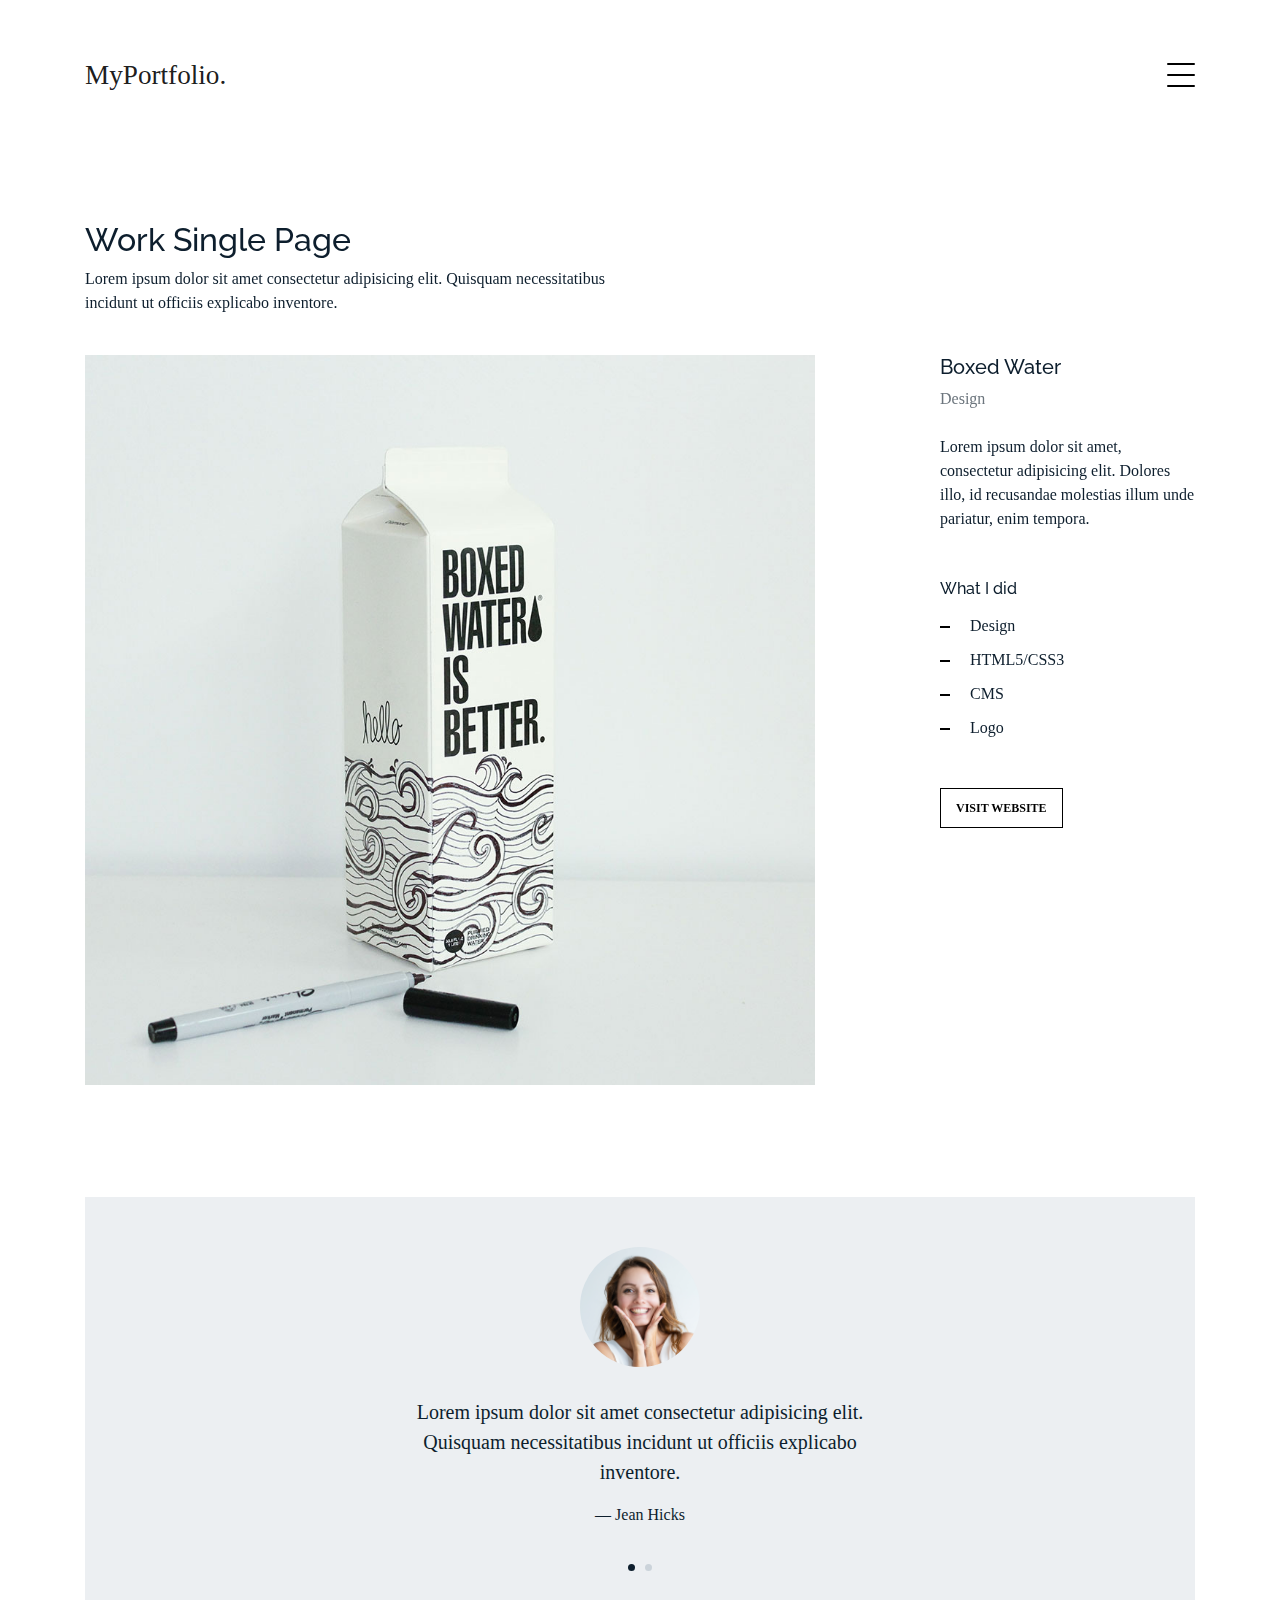
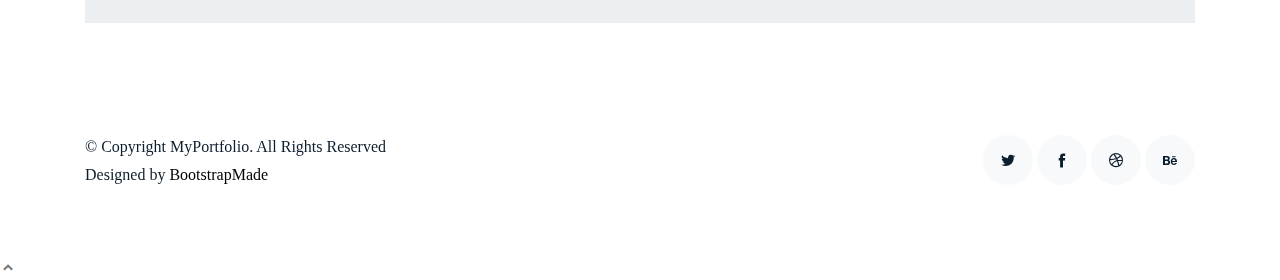
<file: MyPortfolio/MyPortfolio/work-single.html>
<!DOCTYPE html>
<html lang="en">

<head>
  <meta charset="utf-8">
  <meta content="width=device-width, initial-scale=1.0" name="viewport">

  <title>MyPortfolio Bootstrap Template - Work Single</title>
  <meta content="" name="descriptison">
  <meta content="" name="keywords">

  <!-- Favicons -->
  <link href="assets/img/favicon.png" rel="icon">
  <link href="assets/img/apple-touch-icon.png" rel="apple-touch-icon">

  <!-- Google Fonts -->
  <link href="https://fonts.googleapis.com/css?family=https://fonts.googleapis.com/css?family=Inconsolata:400,500,600,700|Raleway:400,400i,500,500i,600,600i,700,700i" rel="stylesheet">

  <!-- Vendor CSS Files -->
  <link href="assets/vendor/bootstrap/css/bootstrap.min.css" rel="stylesheet">
  <link href="assets/vendor/icofont/icofont.min.css" rel="stylesheet">
  <link href="assets/vendor/aos/aos.css" rel="stylesheet">
  <link href="assets/vendor/line-awesome/css/line-awesome.min.css" rel="stylesheet">
  <link href="assets/vendor/owl.carousel/assets/owl.carousel.min.css" rel="stylesheet">

  <!-- Template Main CSS File -->
  <link href="assets/css/style.css" rel="stylesheet">

  <!-- =======================================================
  * Template Name: MyPortfolio - v2.1.0
  * Template URL: https://bootstrapmade.com/myportfolio-bootstrap-portfolio-website-template/
  * Author: BootstrapMade.com
  * License: https://bootstrapmade.com/license/
  ======================================================== -->
</head>

<body>

  <!-- ======= Navbar ======= -->
  <div class="collapse navbar-collapse custom-navmenu" id="main-navbar">
    <div class="container py-2 py-md-5">
      <div class="row align-items-start">
        <div class="col-md-2">
          <ul class="custom-menu">
            <li><a href="index.html">Home</a></li>
            <li><a href="about.html">About Me</a></li>
            <li><a href="services.html">Services</a></li>
            <li class="active"><a href="works.html">Works</a></li>
            <li><a href="contact.html">Contact</a></li>
          </ul>
        </div>
        <div class="col-md-6 d-none d-md-block  mr-auto">
          <div class="tweet d-flex">
            <span class="icofont-twitter text-white mt-2 mr-3"></span>
            <div>
              <p><em>Lorem ipsum dolor sit amet consectetur adipisicing elit. Quisquam necessitatibus incidunt ut officiis explicabo inventore. <br> <a href="#">t.co/v82jsk</a></em></p>
            </div>
          </div>
        </div>
        <div class="col-md-4 d-none d-md-block">
          <h3>Hire Me</h3>
          <p>Lorem ipsum dolor sit amet consectetur adipisicing elit. Quisquam necessitatibus incidunt ut officiisexplicabo inventore. <br> <a href="#">myemail@gmail.com</a></p>
        </div>
      </div>

    </div>
  </div>

  <nav class="navbar navbar-light custom-navbar">
    <div class="container">
      <a class="navbar-brand" href="index.html">MyPortfolio.</a>

      <a href="#" class="burger" data-toggle="collapse" data-target="#main-navbar">
        <span></span>
      </a>

    </div>
  </nav>

  <main id="main">

    <section class="section">
      <div class="container">
        <div class="row mb-4 align-items-center">
          <div class="col-md-6" data-aos="fade-up">
            <h2>Work Single Page</h2>
            <p>Lorem ipsum dolor sit amet consectetur adipisicing elit. Quisquam necessitatibus incidunt ut officiis explicabo inventore.</p>
          </div>
        </div>
      </div>

      <div class="site-section pb-0">
        <div class="container">
          <div class="row align-items-stretch">
            <div class="col-md-8" data-aos="fade-up">
              <img src="assets/img/img_1_big.jpg" alt="Image" class="img-fluid">
            </div>
            <div class="col-md-3 ml-auto" data-aos="fade-up" data-aos-delay="100">
              <div class="sticky-content">
                <h3 class="h3">Boxed Water</h3>
                <p class="mb-4"><span class="text-muted">Design</span></p>

                <div class="mb-5">
                  <p>Lorem ipsum dolor sit amet, consectetur adipisicing elit. Dolores illo, id recusandae molestias
                    illum unde pariatur, enim tempora.</p>

                </div>

                <h4 class="h4 mb-3">What I did</h4>
                <ul class="list-unstyled list-line mb-5">
                  <li>Design</li>
                  <li>HTML5/CSS3</li>
                  <li>CMS</li>
                  <li>Logo</li>
                </ul>

                <p><a href="#" class="readmore">Visit Website</a></p>
              </div>
            </div>
          </div>
        </div>
    </section>

    <!-- ======= Testimonials Section ======= -->
    <section class="section pt-0">
      <div class="container">

        <div class="owl-carousel testimonial-carousel">

          <div class="testimonial-wrap">
            <div class="testimonial">
              <img src="assets/img/person_1.jpg" alt="Image" class="img-fluid">
              <blockquote>
                <p>Lorem ipsum dolor sit amet consectetur adipisicing elit. Quisquam necessitatibus incidunt ut officiis
                  explicabo inventore.</p>
              </blockquote>
              <p>&mdash; Jean Hicks</p>
            </div>
          </div>

          <div class="testimonial-wrap">
            <div class="testimonial">
              <img src="assets/img/person_2.jpg" alt="Image" class="img-fluid">
              <blockquote>
                <p>Lorem ipsum dolor sit amet consectetur adipisicing elit. Quisquam necessitatibus incidunt ut officiis
                  explicabo inventore.</p>
              </blockquote>
              <p>&mdash; Chris Stanworth</p>
            </div>
          </div>

        </div>

      </div>
    </section><!-- End Testimonials Section -->

  </main><!-- End #main -->

  <!-- ======= Footer ======= -->
  <footer class="footer" role="contentinfo">
    <div class="container">
      <div class="row">
        <div class="col-sm-6">
          <p class="mb-1">&copy; Copyright MyPortfolio. All Rights Reserved</p>
          <div class="credits">
            <!--
            All the links in the footer should remain intact.
            You can delete the links only if you purchased the pro version.
            Licensing information: https://bootstrapmade.com/license/
            Purchase the pro version with working PHP/AJAX contact form: https://bootstrapmade.com/buy/?theme=MyPortfolio
          -->
            Designed by <a href="https://bootstrapmade.com/">BootstrapMade</a>
          </div>
        </div>
        <div class="col-sm-6 social text-md-right">
          <a href="#"><span class="icofont-twitter"></span></a>
          <a href="#"><span class="icofont-facebook"></span></a>
          <a href="#"><span class="icofont-dribbble"></span></a>
          <a href="#"><span class="icofont-behance"></span></a>
        </div>
      </div>
    </div>
  </footer>

  <a href="#" class="back-to-top"><i class="icofont-simple-up"></i></a>

  <!-- Vendor JS Files -->
  <script src="assets/vendor/jquery/jquery.min.js"></script>
  <script src="assets/vendor/bootstrap/js/bootstrap.bundle.min.js"></script>
  <script src="assets/vendor/jquery.easing/jquery.easing.min.js"></script>
  <script src="assets/vendor/php-email-form/validate.js"></script>
  <script src="assets/vendor/aos/aos.js"></script>
  <script src="assets/vendor/isotope-layout/isotope.pkgd.min.js"></script>
  <script src="assets/vendor/owl.carousel/owl.carousel.min.js"></script>

  <!-- Template Main JS File -->
  <script src="assets/js/main.js"></script>

</body>

</html>
</file>
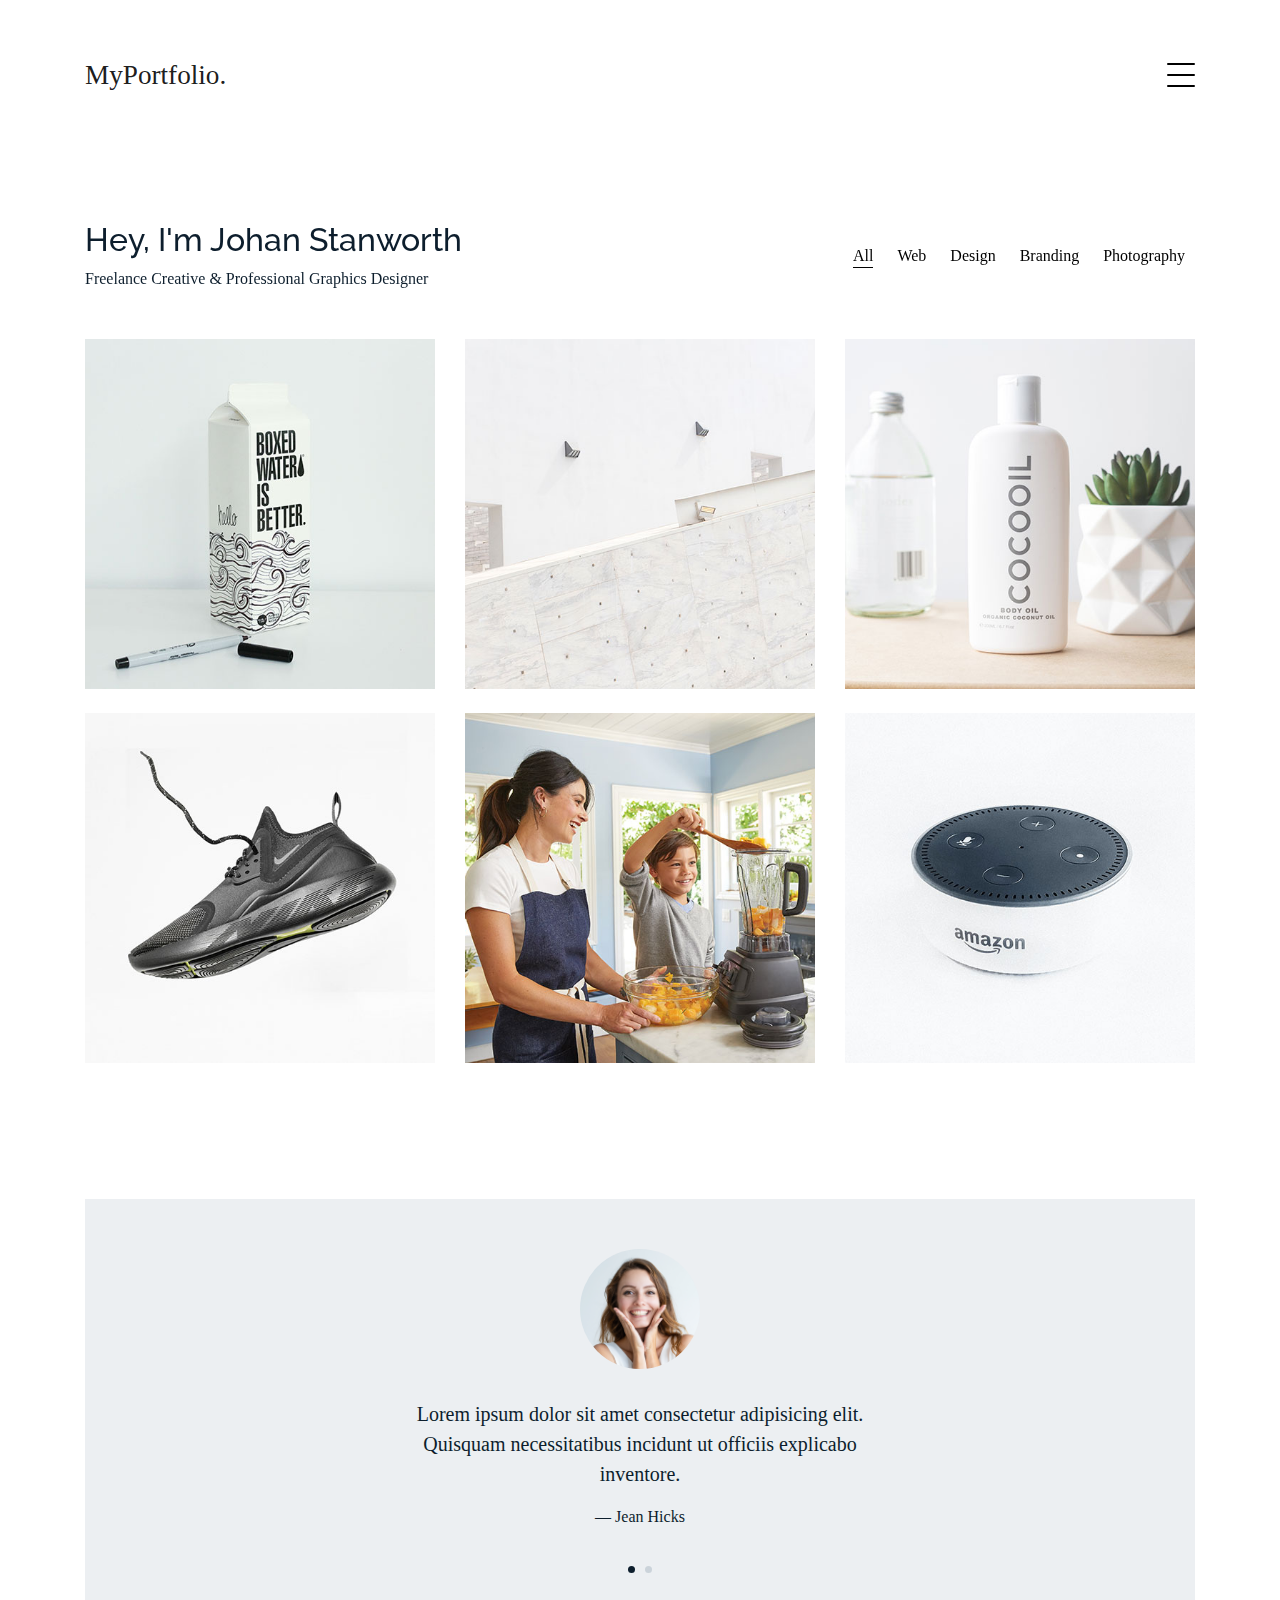
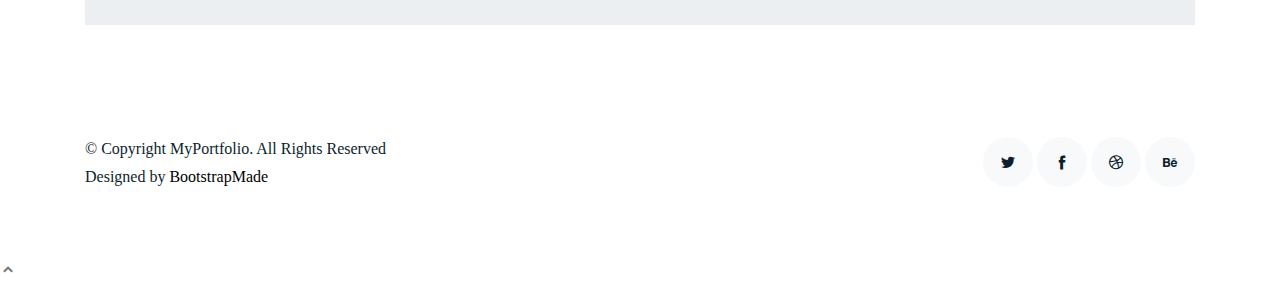
<file: MyPortfolio/MyPortfolio/works.html>
<!DOCTYPE html>
<html lang="en">

<head>
  <meta charset="utf-8">
  <meta content="width=device-width, initial-scale=1.0" name="viewport">

  <title>MyPortfolio Bootstrap Template - Works</title>
  <meta content="" name="descriptison">
  <meta content="" name="keywords">

  <!-- Favicons -->
  <link href="assets/img/favicon.png" rel="icon">
  <link href="assets/img/apple-touch-icon.png" rel="apple-touch-icon">

  <!-- Google Fonts -->
  <link href="https://fonts.googleapis.com/css?family=https://fonts.googleapis.com/css?family=Inconsolata:400,500,600,700|Raleway:400,400i,500,500i,600,600i,700,700i" rel="stylesheet">

  <!-- Vendor CSS Files -->
  <link href="assets/vendor/bootstrap/css/bootstrap.min.css" rel="stylesheet">
  <link href="assets/vendor/icofont/icofont.min.css" rel="stylesheet">
  <link href="assets/vendor/aos/aos.css" rel="stylesheet">
  <link href="assets/vendor/line-awesome/css/line-awesome.min.css" rel="stylesheet">
  <link href="assets/vendor/owl.carousel/assets/owl.carousel.min.css" rel="stylesheet">

  <!-- Template Main CSS File -->
  <link href="assets/css/style.css" rel="stylesheet">

  <!-- =======================================================
  * Template Name: MyPortfolio - v2.1.0
  * Template URL: https://bootstrapmade.com/myportfolio-bootstrap-portfolio-website-template/
  * Author: BootstrapMade.com
  * License: https://bootstrapmade.com/license/
  ======================================================== -->
</head>

<body>

  <!-- ======= Navbar ======= -->
  <div class="collapse navbar-collapse custom-navmenu" id="main-navbar">
    <div class="container py-2 py-md-5">
      <div class="row align-items-start">
        <div class="col-md-2">
          <ul class="custom-menu">
            <li><a href="index.html">Home</a></li>
            <li><a href="about.html">About Me</a></li>
            <li><a href="services.html">Services</a></li>
            <li class="active"><a href="works.html">Works</a></li>
            <li><a href="contact.html">Contact</a></li>
          </ul>
        </div>
        <div class="col-md-6 d-none d-md-block  mr-auto">
          <div class="tweet d-flex">
            <span class="icofont-twitter text-white mt-2 mr-3"></span>
            <div>
              <p><em>Lorem ipsum dolor sit amet consectetur adipisicing elit. Quisquam necessitatibus incidunt ut officiis explicabo inventore. <br> <a href="#">t.co/v82jsk</a></em></p>
            </div>
          </div>
        </div>
        <div class="col-md-4 d-none d-md-block">
          <h3>Hire Me</h3>
          <p>Lorem ipsum dolor sit amet consectetur adipisicing elit. Quisquam necessitatibus incidunt ut officiisexplicabo inventore. <br> <a href="#">myemail@gmail.com</a></p>
        </div>
      </div>

    </div>
  </div>

  <nav class="navbar navbar-light custom-navbar">
    <div class="container">
      <a class="navbar-brand" href="index.html">MyPortfolio.</a>

      <a href="#" class="burger" data-toggle="collapse" data-target="#main-navbar">
        <span></span>
      </a>

    </div>
  </nav>

  <main id="main">

    <!-- ======= Works Section ======= -->
    <section class="section site-portfolio">
      <div class="container">
        <div class="row mb-5 align-items-center">
          <div class="col-md-12 col-lg-6 mb-4 mb-lg-0" data-aos="fade-up">
            <h2>Hey, I'm Johan Stanworth</h2>
            <p class="mb-0">Freelance Creative &amp; Professional Graphics Designer</p>
          </div>
          <div class="col-md-12 col-lg-6 text-left text-lg-right" data-aos="fade-up" data-aos-delay="100">
            <div id="filters" class="filters">
              <a href="#" data-filter="*" class="active">All</a>
              <a href="#" data-filter=".web">Web</a>
              <a href="#" data-filter=".design">Design</a>
              <a href="#" data-filter=".branding">Branding</a>
              <a href="#" data-filter=".photography">Photography</a>
            </div>
          </div>
        </div>
        <div id="portfolio-grid" class="row no-gutter" data-aos="fade-up" data-aos-delay="200">
          <div class="item web col-sm-6 col-md-4 col-lg-4 mb-4">
            <a href="work-single.html" class="item-wrap fancybox">
              <div class="work-info">
                <h3>Boxed Water</h3>
                <span>Web</span>
              </div>
              <img class="img-fluid" src="assets/img/img_1.jpg">
            </a>
          </div>
          <div class="item photography col-sm-6 col-md-4 col-lg-4 mb-4">
            <a href="work-single.html" class="item-wrap fancybox">
              <div class="work-info">
                <h3>Build Indoo</h3>
                <span>Photography</span>
              </div>
              <img class="img-fluid" src="assets/img/img_2.jpg">
            </a>
          </div>
          <div class="item branding col-sm-6 col-md-4 col-lg-4 mb-4">
            <a href="work-single.html" class="item-wrap fancybox">
              <div class="work-info">
                <h3>Cocooil</h3>
                <span>Branding</span>
              </div>
              <img class="img-fluid" src="assets/img/img_3.jpg">
            </a>
          </div>
          <div class="item design col-sm-6 col-md-4 col-lg-4 mb-4">
            <a href="work-single.html" class="item-wrap fancybox">
              <div class="work-info">
                <h3>Nike Shoe</h3>
                <span>Design</span>
              </div>
              <img class="img-fluid" src="assets/img/img_4.jpg">
            </a>
          </div>
          <div class="item photography col-sm-6 col-md-4 col-lg-4 mb-4">
            <a href="work-single.html" class="item-wrap fancybox">
              <div class="work-info">
                <h3>Kitchen Sink</h3>
                <span>Photography</span>
              </div>
              <img class="img-fluid" src="assets/img/img_5.jpg">
            </a>
          </div>
          <div class="item branding col-sm-6 col-md-4 col-lg-4 mb-4">
            <a href="work-single.html" class="item-wrap fancybox">
              <div class="work-info">
                <h3>Amazon</h3>
                <span>brandingn</span>
              </div>
              <img class="img-fluid" src="assets/img/img_6.jpg">
            </a>
          </div>
        </div>
      </div>
    </section><!-- End  Works Section -->

    <!-- ======= Testimonials Section ======= -->
    <section class="section pt-0">
      <div class="container">

        <div class="owl-carousel testimonial-carousel">

          <div class="testimonial-wrap">
            <div class="testimonial">
              <img src="assets/img/person_1.jpg" alt="Image" class="img-fluid">
              <blockquote>
                <p>Lorem ipsum dolor sit amet consectetur adipisicing elit. Quisquam necessitatibus incidunt ut officiis
                  explicabo inventore.</p>
              </blockquote>
              <p>&mdash; Jean Hicks</p>
            </div>
          </div>

          <div class="testimonial-wrap">
            <div class="testimonial">
              <img src="assets/img/person_2.jpg" alt="Image" class="img-fluid">
              <blockquote>
                <p>Lorem ipsum dolor sit amet consectetur adipisicing elit. Quisquam necessitatibus incidunt ut officiis
                  explicabo inventore.</p>
              </blockquote>
              <p>&mdash; Chris Stanworth</p>
            </div>
          </div>

        </div>

      </div>
    </section><!-- End Testimonials Section -->

  </main><!-- End #main -->

  <!-- ======= Footer ======= -->
  <footer class="footer" role="contentinfo">
    <div class="container">
      <div class="row">
        <div class="col-sm-6">
          <p class="mb-1">&copy; Copyright MyPortfolio. All Rights Reserved</p>
          <div class="credits">
            <!--
            All the links in the footer should remain intact.
            You can delete the links only if you purchased the pro version.
            Licensing information: https://bootstrapmade.com/license/
            Purchase the pro version with working PHP/AJAX contact form: https://bootstrapmade.com/buy/?theme=MyPortfolio
          -->
            Designed by <a href="https://bootstrapmade.com/">BootstrapMade</a>
          </div>
        </div>
        <div class="col-sm-6 social text-md-right">
          <a href="#"><span class="icofont-twitter"></span></a>
          <a href="#"><span class="icofont-facebook"></span></a>
          <a href="#"><span class="icofont-dribbble"></span></a>
          <a href="#"><span class="icofont-behance"></span></a>
        </div>
      </div>
    </div>
  </footer>

  <a href="#" class="back-to-top"><i class="icofont-simple-up"></i></a>

  <!-- Vendor JS Files -->
  <script src="assets/vendor/jquery/jquery.min.js"></script>
  <script src="assets/vendor/bootstrap/js/bootstrap.bundle.min.js"></script>
  <script src="assets/vendor/jquery.easing/jquery.easing.min.js"></script>
  <script src="assets/vendor/php-email-form/validate.js"></script>
  <script src="assets/vendor/aos/aos.js"></script>
  <script src="assets/vendor/isotope-layout/isotope.pkgd.min.js"></script>
  <script src="assets/vendor/owl.carousel/owl.carousel.min.js"></script>

  <!-- Template Main JS File -->
  <script src="assets/js/main.js"></script>

</body>

</html>
</file>
<file: MyPortfolio/MyPortfolio/assets/vendor/line-awesome/css/line-awesome.min.css>
.la,.lab,.lad,.lal,.lar,.las{-moz-osx-font-smoothing:grayscale;-webkit-font-smoothing:antialiased;display:inline-block;font-style:normal;font-variant:normal;text-rendering:auto;line-height:1}.la-lg{font-size:1.33333em;line-height:.75em;vertical-align:-.0667em}.la-xs{font-size:.75em}.la-sm{font-size:.875em}.la-1x{font-size:1em}.la-2x{font-size:2em}.la-3x{font-size:3em}.la-4x{font-size:4em}.la-5x{font-size:5em}.la-6x{font-size:6em}.la-7x{font-size:7em}.la-8x{font-size:8em}.la-9x{font-size:9em}.la-10x{font-size:10em}.la-fw{text-align:center;width:1.25em}.la-ul{list-style-type:none;margin-left:2.5em;padding-left:0}.la-ul>li{position:relative}.la-li{left:-2em;position:absolute;text-align:center;width:2em;line-height:inherit}.la-border{border:solid .08em #eee;border-radius:.1em;padding:.2em .25em .15em}.la-pull-left{float:left}.la-pull-right{float:right}.la.la-pull-left,.lab.la-pull-left,.lal.la-pull-left,.lar.la-pull-left,.las.la-pull-left{margin-right:.3em}.la.la-pull-right,.lab.la-pull-right,.lal.la-pull-right,.lar.la-pull-right,.las.la-pull-right{margin-left:.3em}.la-spin{-webkit-animation:la-spin 2s infinite linear;animation:la-spin 2s infinite linear}.la-pulse{-webkit-animation:la-spin 1s infinite steps(8);animation:la-spin 1s infinite steps(8)}@-webkit-keyframes la-spin{0%{-webkit-transform:rotate(0);transform:rotate(0)}100%{-webkit-transform:rotate(360deg);transform:rotate(360deg)}}@keyframes la-spin{0%{-webkit-transform:rotate(0);transform:rotate(0)}100%{-webkit-transform:rotate(360deg);transform:rotate(360deg)}}.la-rotate-90{-webkit-transform:rotate(90deg);transform:rotate(90deg)}.la-rotate-180{-webkit-transform:rotate(180deg);transform:rotate(180deg)}.la-rotate-270{-webkit-transform:rotate(270deg);transform:rotate(270deg)}.la-flip-horizontal{-webkit-transform:scale(-1,1);transform:scale(-1,1)}.la-flip-vertical{-webkit-transform:scale(1,-1);transform:scale(1,-1)}.la-flip-both,.la-flip-horizontal.la-flip-vertical{-webkit-transform:scale(-1,-1);transform:scale(-1,-1)}:root .la-flip-both,:root .la-flip-horizontal,:root .la-flip-vertical,:root .la-rotate-180,:root .la-rotate-270,:root .la-rotate-90{-webkit-filter:none;filter:none}.la-stack{display:inline-block;height:2em;line-height:2em;position:relative;vertical-align:middle;width:2.5em}.la-stack-1x,.la-stack-2x{left:0;position:absolute;text-align:center;width:100%}.la-stack-1x{line-height:inherit}.la-stack-2x{font-size:2em}.la-inverse{color:#fff}.la-500px:before{content:"\f26e"}.la-accessible-icon:before{content:"\f368"}.la-accusoft:before{content:"\f369"}.la-acquisitions-incorporated:before{content:"\f6af"}.la-ad:before{content:"\f641"}.la-address-book:before{content:"\f2b9"}.la-address-card:before{content:"\f2bb"}.la-adjust:before{content:"\f042"}.la-adn:before{content:"\f170"}.la-adobe:before{content:"\f778"}.la-adversal:before{content:"\f36a"}.la-affiliatetheme:before{content:"\f36b"}.la-air-freshener:before{content:"\f5d0"}.la-airbnb:before{content:"\f834"}.la-algolia:before{content:"\f36c"}.la-align-center:before{content:"\f037"}.la-align-justify:before{content:"\f039"}.la-align-left:before{content:"\f036"}.la-align-right:before{content:"\f038"}.la-alipay:before{content:"\f642"}.la-allergies:before{content:"\f461"}.la-amazon:before{content:"\f270"}.la-amazon-pay:before{content:"\f42c"}.la-ambulance:before{content:"\f0f9"}.la-american-sign-language-interpreting:before{content:"\f2a3"}.la-amilia:before{content:"\f36d"}.la-anchor:before{content:"\f13d"}.la-android:before{content:"\f17b"}.la-angellist:before{content:"\f209"}.la-angle-double-down:before{content:"\f103"}.la-angle-double-left:before{content:"\f100"}.la-angle-double-right:before{content:"\f101"}.la-angle-double-up:before{content:"\f102"}.la-angle-down:before{content:"\f107"}.la-angle-left:before{content:"\f104"}.la-angle-right:before{content:"\f105"}.la-angle-up:before{content:"\f106"}.la-angry:before{content:"\f556"}.la-angrycreative:before{content:"\f36e"}.la-angular:before{content:"\f420"}.la-ankh:before{content:"\f644"}.la-app-store:before{content:"\f36f"}.la-app-store-ios:before{content:"\f370"}.la-apper:before{content:"\f371"}.la-apple:before{content:"\f179"}.la-apple-alt:before{content:"\f5d1"}.la-apple-pay:before{content:"\f415"}.la-archive:before{content:"\f187"}.la-archway:before{content:"\f557"}.la-arrow-alt-circle-down:before{content:"\f358"}.la-arrow-alt-circle-left:before{content:"\f359"}.la-arrow-alt-circle-right:before{content:"\f35a"}.la-arrow-alt-circle-up:before{content:"\f35b"}.la-arrow-circle-down:before{content:"\f0ab"}.la-arrow-circle-left:before{content:"\f0a8"}.la-arrow-circle-right:before{content:"\f0a9"}.la-arrow-circle-up:before{content:"\f0aa"}.la-arrow-down:before{content:"\f063"}.la-arrow-left:before{content:"\f060"}.la-arrow-right:before{content:"\f061"}.la-arrow-up:before{content:"\f062"}.la-arrows-alt:before{content:"\f0b2"}.la-arrows-alt-h:before{content:"\f337"}.la-arrows-alt-v:before{content:"\f338"}.la-artstation:before{content:"\f77a"}.la-assistive-listening-systems:before{content:"\f2a2"}.la-asterisk:before{content:"\f069"}.la-asymmetrik:before{content:"\f372"}.la-at:before{content:"\f1fa"}.la-atlas:before{content:"\f558"}.la-atlassian:before{content:"\f77b"}.la-atom:before{content:"\f5d2"}.la-audible:before{content:"\f373"}.la-audio-description:before{content:"\f29e"}.la-autoprefixer:before{content:"\f41c"}.la-avianex:before{content:"\f374"}.la-aviato:before{content:"\f421"}.la-award:before{content:"\f559"}.la-aws:before{content:"\f375"}.la-baby:before{content:"\f77c"}.la-baby-carriage:before{content:"\f77d"}.la-backspace:before{content:"\f55a"}.la-backward:before{content:"\f04a"}.la-bacon:before{content:"\f7e5"}.la-balance-scale:before{content:"\f24e"}.la-balance-scale-left:before{content:"\f515"}.la-balance-scale-right:before{content:"\f516"}.la-ban:before{content:"\f05e"}.la-band-aid:before{content:"\f462"}.la-bandcamp:before{content:"\f2d5"}.la-barcode:before{content:"\f02a"}.la-bars:before{content:"\f0c9"}.la-baseball-ball:before{content:"\f433"}.la-basketball-ball:before{content:"\f434"}.la-bath:before{content:"\f2cd"}.la-battery-empty:before{content:"\f244"}.la-battery-full:before{content:"\f240"}.la-battery-half:before{content:"\f242"}.la-battery-quarter:before{content:"\f243"}.la-battery-three-quarters:before{content:"\f241"}.la-battle-net:before{content:"\f835"}.la-bed:before{content:"\f236"}.la-beer:before{content:"\f0fc"}.la-behance:before{content:"\f1b4"}.la-behance-square:before{content:"\f1b5"}.la-bell:before{content:"\f0f3"}.la-bell-slash:before{content:"\f1f6"}.la-bezier-curve:before{content:"\f55b"}.la-bible:before{content:"\f647"}.la-bicycle:before{content:"\f206"}.la-biking:before{content:"\f84a"}.la-bimobject:before{content:"\f378"}.la-binoculars:before{content:"\f1e5"}.la-biohazard:before{content:"\f780"}.la-birthday-cake:before{content:"\f1fd"}.la-bitbucket:before{content:"\f171"}.la-bitcoin:before{content:"\f379"}.la-bity:before{content:"\f37a"}.la-black-tie:before{content:"\f27e"}.la-blackberry:before{content:"\f37b"}.la-blender:before{content:"\f517"}.la-blender-phone:before{content:"\f6b6"}.la-blind:before{content:"\f29d"}.la-blog:before{content:"\f781"}.la-blogger:before{content:"\f37c"}.la-blogger-b:before{content:"\f37d"}.la-bluetooth:before{content:"\f293"}.la-bluetooth-b:before{content:"\f294"}.la-bold:before{content:"\f032"}.la-bolt:before{content:"\f0e7"}.la-bomb:before{content:"\f1e2"}.la-bone:before{content:"\f5d7"}.la-bong:before{content:"\f55c"}.la-book:before{content:"\f02d"}.la-book-dead:before{content:"\f6b7"}.la-book-medical:before{content:"\f7e6"}.la-book-open:before{content:"\f518"}.la-book-reader:before{content:"\f5da"}.la-bookmark:before{content:"\f02e"}.la-bootstrap:before{content:"\f836"}.la-border-all:before{content:"\f84c"}.la-border-none:before{content:"\f850"}.la-border-style:before{content:"\f853"}.la-bowling-ball:before{content:"\f436"}.la-box:before{content:"\f466"}.la-box-open:before{content:"\f49e"}.la-boxes:before{content:"\f468"}.la-braille:before{content:"\f2a1"}.la-brain:before{content:"\f5dc"}.la-bread-slice:before{content:"\f7ec"}.la-briefcase:before{content:"\f0b1"}.la-briefcase-medical:before{content:"\f469"}.la-broadcast-tower:before{content:"\f519"}.la-broom:before{content:"\f51a"}.la-brush:before{content:"\f55d"}.la-btc:before{content:"\f15a"}.la-buffer:before{content:"\f837"}.la-bug:before{content:"\f188"}.la-building:before{content:"\f1ad"}.la-bullhorn:before{content:"\f0a1"}.la-bullseye:before{content:"\f140"}.la-burn:before{content:"\f46a"}.la-buromobelexperte:before{content:"\f37f"}.la-bus:before{content:"\f207"}.la-bus-alt:before{content:"\f55e"}.la-business-time:before{content:"\f64a"}.la-buy-n-large:before{content:"\f8a6"}.la-buysellads:before{content:"\f20d"}.la-calculator:before{content:"\f1ec"}.la-calendar:before{content:"\f133"}.la-calendar-alt:before{content:"\f073"}.la-calendar-check:before{content:"\f274"}.la-calendar-day:before{content:"\f783"}.la-calendar-minus:before{content:"\f272"}.la-calendar-plus:before{content:"\f271"}.la-calendar-times:before{content:"\f273"}.la-calendar-week:before{content:"\f784"}.la-camera:before{content:"\f030"}.la-camera-retro:before{content:"\f083"}.la-campground:before{content:"\f6bb"}.la-canadian-maple-leaf:before{content:"\f785"}.la-candy-cane:before{content:"\f786"}.la-cannabis:before{content:"\f55f"}.la-capsules:before{content:"\f46b"}.la-car:before{content:"\f1b9"}.la-car-alt:before{content:"\f5de"}.la-car-battery:before{content:"\f5df"}.la-car-crash:before{content:"\f5e1"}.la-car-side:before{content:"\f5e4"}.la-caret-down:before{content:"\f0d7"}.la-caret-left:before{content:"\f0d9"}.la-caret-right:before{content:"\f0da"}.la-caret-square-down:before{content:"\f150"}.la-caret-square-left:before{content:"\f191"}.la-caret-square-right:before{content:"\f152"}.la-caret-square-up:before{content:"\f151"}.la-caret-up:before{content:"\f0d8"}.la-carrot:before{content:"\f787"}.la-cart-arrow-down:before{content:"\f218"}.la-cart-plus:before{content:"\f217"}.la-cash-register:before{content:"\f788"}.la-cat:before{content:"\f6be"}.la-cc-amazon-pay:before{content:"\f42d"}.la-cc-amex:before{content:"\f1f3"}.la-cc-apple-pay:before{content:"\f416"}.la-cc-diners-club:before{content:"\f24c"}.la-cc-discover:before{content:"\f1f2"}.la-cc-jcb:before{content:"\f24b"}.la-cc-mastercard:before{content:"\f1f1"}.la-cc-paypal:before{content:"\f1f4"}.la-cc-stripe:before{content:"\f1f5"}.la-cc-visa:before{content:"\f1f0"}.la-centercode:before{content:"\f380"}.la-centos:before{content:"\f789"}.la-certificate:before{content:"\f0a3"}.la-chair:before{content:"\f6c0"}.la-chalkboard:before{content:"\f51b"}.la-chalkboard-teacher:before{content:"\f51c"}.la-charging-station:before{content:"\f5e7"}.la-chart-area:before{content:"\f1fe"}.la-chart-bar:before{content:"\f080"}.la-chart-line:before{content:"\f201"}.la-chart-pie:before{content:"\f200"}.la-check:before{content:"\f00c"}.la-check-circle:before{content:"\f058"}.la-check-double:before{content:"\f560"}.la-check-square:before{content:"\f14a"}.la-cheese:before{content:"\f7ef"}.la-chess:before{content:"\f439"}.la-chess-bishop:before{content:"\f43a"}.la-chess-board:before{content:"\f43c"}.la-chess-king:before{content:"\f43f"}.la-chess-knight:before{content:"\f441"}.la-chess-pawn:before{content:"\f443"}.la-chess-queen:before{content:"\f445"}.la-chess-rook:before{content:"\f447"}.la-chevron-circle-down:before{content:"\f13a"}.la-chevron-circle-left:before{content:"\f137"}.la-chevron-circle-right:before{content:"\f138"}.la-chevron-circle-up:before{content:"\f139"}.la-chevron-down:before{content:"\f078"}.la-chevron-left:before{content:"\f053"}.la-chevron-right:before{content:"\f054"}.la-chevron-up:before{content:"\f077"}.la-child:before{content:"\f1ae"}.la-chrome:before{content:"\f268"}.la-chromecast:before{content:"\f838"}.la-church:before{content:"\f51d"}.la-circle:before{content:"\f111"}.la-circle-notch:before{content:"\f1ce"}.la-city:before{content:"\f64f"}.la-clinic-medical:before{content:"\f7f2"}.la-clipboard:before{content:"\f328"}.la-clipboard-check:before{content:"\f46c"}.la-clipboard-list:before{content:"\f46d"}.la-clock:before{content:"\f017"}.la-clone:before{content:"\f24d"}.la-closed-captioning:before{content:"\f20a"}.la-cloud:before{content:"\f0c2"}.la-cloud-download-alt:before{content:"\f381"}.la-cloud-meatball:before{content:"\f73b"}.la-cloud-moon:before{content:"\f6c3"}.la-cloud-moon-rain:before{content:"\f73c"}.la-cloud-rain:before{content:"\f73d"}.la-cloud-showers-heavy:before{content:"\f740"}.la-cloud-sun:before{content:"\f6c4"}.la-cloud-sun-rain:before{content:"\f743"}.la-cloud-upload-alt:before{content:"\f382"}.la-cloudscale:before{content:"\f383"}.la-cloudsmith:before{content:"\f384"}.la-cloudversify:before{content:"\f385"}.la-cocktail:before{content:"\f561"}.la-code:before{content:"\f121"}.la-code-branch:before{content:"\f126"}.la-codepen:before{content:"\f1cb"}.la-codiepie:before{content:"\f284"}.la-coffee:before{content:"\f0f4"}.la-cog:before{content:"\f013"}.la-cogs:before{content:"\f085"}.la-coins:before{content:"\f51e"}.la-columns:before{content:"\f0db"}.la-comment:before{content:"\f075"}.la-comment-alt:before{content:"\f27a"}.la-comment-dollar:before{content:"\f651"}.la-comment-dots:before{content:"\f4ad"}.la-comment-medical:before{content:"\f7f5"}.la-comment-slash:before{content:"\f4b3"}.la-comments:before{content:"\f086"}.la-comments-dollar:before{content:"\f653"}.la-compact-disc:before{content:"\f51f"}.la-compass:before{content:"\f14e"}.la-compress:before{content:"\f066"}.la-compress-arrows-alt:before{content:"\f78c"}.la-concierge-bell:before{content:"\f562"}.la-confluence:before{content:"\f78d"}.la-connectdevelop:before{content:"\f20e"}.la-contao:before{content:"\f26d"}.la-cookie:before{content:"\f563"}.la-cookie-bite:before{content:"\f564"}.la-copy:before{content:"\f0c5"}.la-copyright:before{content:"\f1f9"}.la-cotton-bureau:before{content:"\f89e"}.la-couch:before{content:"\f4b8"}.la-cpanel:before{content:"\f388"}.la-creative-commons:before{content:"\f25e"}.la-creative-commons-by:before{content:"\f4e7"}.la-creative-commons-nc:before{content:"\f4e8"}.la-creative-commons-nc-eu:before{content:"\f4e9"}.la-creative-commons-nc-jp:before{content:"\f4ea"}.la-creative-commons-nd:before{content:"\f4eb"}.la-creative-commons-pd:before{content:"\f4ec"}.la-creative-commons-pd-alt:before{content:"\f4ed"}.la-creative-commons-remix:before{content:"\f4ee"}.la-creative-commons-sa:before{content:"\f4ef"}.la-creative-commons-sampling:before{content:"\f4f0"}.la-creative-commons-sampling-plus:before{content:"\f4f1"}.la-creative-commons-share:before{content:"\f4f2"}.la-creative-commons-zero:before{content:"\f4f3"}.la-credit-card:before{content:"\f09d"}.la-critical-role:before{content:"\f6c9"}.la-crop:before{content:"\f125"}.la-crop-alt:before{content:"\f565"}.la-cross:before{content:"\f654"}.la-crosshairs:before{content:"\f05b"}.la-crow:before{content:"\f520"}.la-crown:before{content:"\f521"}.la-crutch:before{content:"\f7f7"}.la-css3:before{content:"\f13c"}.la-css3-alt:before{content:"\f38b"}.la-cube:before{content:"\f1b2"}.la-cubes:before{content:"\f1b3"}.la-cut:before{content:"\f0c4"}.la-cuttlefish:before{content:"\f38c"}.la-d-and-d:before{content:"\f38d"}.la-d-and-d-beyond:before{content:"\f6ca"}.la-dashcube:before{content:"\f210"}.la-database:before{content:"\f1c0"}.la-deaf:before{content:"\f2a4"}.la-delicious:before{content:"\f1a5"}.la-democrat:before{content:"\f747"}.la-deploydog:before{content:"\f38e"}.la-deskpro:before{content:"\f38f"}.la-desktop:before{content:"\f108"}.la-dev:before{content:"\f6cc"}.la-deviantart:before{content:"\f1bd"}.la-dharmachakra:before{content:"\f655"}.la-dhl:before{content:"\f790"}.la-diagnoses:before{content:"\f470"}.la-diaspora:before{content:"\f791"}.la-dice:before{content:"\f522"}.la-dice-d20:before{content:"\f6cf"}.la-dice-d6:before{content:"\f6d1"}.la-dice-five:before{content:"\f523"}.la-dice-four:before{content:"\f524"}.la-dice-one:before{content:"\f525"}.la-dice-six:before{content:"\f526"}.la-dice-three:before{content:"\f527"}.la-dice-two:before{content:"\f528"}.la-digg:before{content:"\f1a6"}.la-digital-ocean:before{content:"\f391"}.la-digital-tachograph:before{content:"\f566"}.la-directions:before{content:"\f5eb"}.la-discord:before{content:"\f392"}.la-discourse:before{content:"\f393"}.la-divide:before{content:"\f529"}.la-dizzy:before{content:"\f567"}.la-dna:before{content:"\f471"}.la-dochub:before{content:"\f394"}.la-docker:before{content:"\f395"}.la-dog:before{content:"\f6d3"}.la-dollar-sign:before{content:"\f155"}.la-dolly:before{content:"\f472"}.la-dolly-flatbed:before{content:"\f474"}.la-donate:before{content:"\f4b9"}.la-door-closed:before{content:"\f52a"}.la-door-open:before{content:"\f52b"}.la-dot-circle:before{content:"\f192"}.la-dove:before{content:"\f4ba"}.la-download:before{content:"\f019"}.la-draft2digital:before{content:"\f396"}.la-drafting-compass:before{content:"\f568"}.la-dragon:before{content:"\f6d5"}.la-draw-polygon:before{content:"\f5ee"}.la-dribbble:before{content:"\f17d"}.la-dribbble-square:before{content:"\f397"}.la-dropbox:before{content:"\f16b"}.la-drum:before{content:"\f569"}.la-drum-steelpan:before{content:"\f56a"}.la-drumstick-bite:before{content:"\f6d7"}.la-drupal:before{content:"\f1a9"}.la-dumbbell:before{content:"\f44b"}.la-dumpster:before{content:"\f793"}.la-dumpster-fire:before{content:"\f794"}.la-dungeon:before{content:"\f6d9"}.la-dyalog:before{content:"\f399"}.la-earlybirds:before{content:"\f39a"}.la-ebay:before{content:"\f4f4"}.la-edge:before{content:"\f282"}.la-edit:before{content:"\f044"}.la-egg:before{content:"\f7fb"}.la-eject:before{content:"\f052"}.la-elementor:before{content:"\f430"}.la-ellipsis-h:before{content:"\f141"}.la-ellipsis-v:before{content:"\f142"}.la-ello:before{content:"\f5f1"}.la-ember:before{content:"\f423"}.la-empire:before{content:"\f1d1"}.la-envelope:before{content:"\f0e0"}.la-envelope-open:before{content:"\f2b6"}.la-envelope-open-text:before{content:"\f658"}.la-envelope-square:before{content:"\f199"}.la-envira:before{content:"\f299"}.la-equals:before{content:"\f52c"}.la-eraser:before{content:"\f12d"}.la-erlang:before{content:"\f39d"}.la-ethereum:before{content:"\f42e"}.la-ethernet:before{content:"\f796"}.la-etsy:before{content:"\f2d7"}.la-euro-sign:before{content:"\f153"}.la-evernote:before{content:"\f839"}.la-exchange-alt:before{content:"\f362"}.la-exclamation:before{content:"\f12a"}.la-exclamation-circle:before{content:"\f06a"}.la-exclamation-triangle:before{content:"\f071"}.la-expand:before{content:"\f065"}.la-expand-arrows-alt:before{content:"\f31e"}.la-expeditedssl:before{content:"\f23e"}.la-external-link-alt:before{content:"\f35d"}.la-external-link-square-alt:before{content:"\f360"}.la-eye:before{content:"\f06e"}.la-eye-dropper:before{content:"\f1fb"}.la-eye-slash:before{content:"\f070"}.la-facebook:before{content:"\f09a"}.la-facebook-f:before{content:"\f39e"}.la-facebook-messenger:before{content:"\f39f"}.la-facebook-square:before{content:"\f082"}.la-fan:before{content:"\f863"}.la-fantasy-flight-games:before{content:"\f6dc"}.la-fast-backward:before{content:"\f049"}.la-fast-forward:before{content:"\f050"}.la-fax:before{content:"\f1ac"}.la-feather:before{content:"\f52d"}.la-feather-alt:before{content:"\f56b"}.la-fedex:before{content:"\f797"}.la-fedora:before{content:"\f798"}.la-female:before{content:"\f182"}.la-fighter-jet:before{content:"\f0fb"}.la-figma:before{content:"\f799"}.la-file:before{content:"\f15b"}.la-file-alt:before{content:"\f15c"}.la-file-archive:before{content:"\f1c6"}.la-file-audio:before{content:"\f1c7"}.la-file-code:before{content:"\f1c9"}.la-file-contract:before{content:"\f56c"}.la-file-csv:before{content:"\f6dd"}.la-file-download:before{content:"\f56d"}.la-file-excel:before{content:"\f1c3"}.la-file-export:before{content:"\f56e"}.la-file-image:before{content:"\f1c5"}.la-file-import:before{content:"\f56f"}.la-file-invoice:before{content:"\f570"}.la-file-invoice-dollar:before{content:"\f571"}.la-file-medical:before{content:"\f477"}.la-file-medical-alt:before{content:"\f478"}.la-file-pdf:before{content:"\f1c1"}.la-file-powerpoint:before{content:"\f1c4"}.la-file-prescription:before{content:"\f572"}.la-file-signature:before{content:"\f573"}.la-file-upload:before{content:"\f574"}.la-file-video:before{content:"\f1c8"}.la-file-word:before{content:"\f1c2"}.la-fill:before{content:"\f575"}.la-fill-drip:before{content:"\f576"}.la-film:before{content:"\f008"}.la-filter:before{content:"\f0b0"}.la-fingerprint:before{content:"\f577"}.la-fire:before{content:"\f06d"}.la-fire-alt:before{content:"\f7e4"}.la-fire-extinguisher:before{content:"\f134"}.la-firefox:before{content:"\f269"}.la-first-aid:before{content:"\f479"}.la-first-order:before{content:"\f2b0"}.la-first-order-alt:before{content:"\f50a"}.la-firstdraft:before{content:"\f3a1"}.la-fish:before{content:"\f578"}.la-fist-raised:before{content:"\f6de"}.la-flag:before{content:"\f024"}.la-flag-checkered:before{content:"\f11e"}.la-flag-usa:before{content:"\f74d"}.la-flask:before{content:"\f0c3"}.la-flickr:before{content:"\f16e"}.la-flipboard:before{content:"\f44d"}.la-flushed:before{content:"\f579"}.la-fly:before{content:"\f417"}.la-folder:before{content:"\f07b"}.la-folder-minus:before{content:"\f65d"}.la-folder-open:before{content:"\f07c"}.la-folder-plus:before{content:"\f65e"}.la-font:before{content:"\f031"}.la-font-awesome:before{content:"\f2b4"}.la-font-awesome-alt:before{content:"\f35c"}.la-font-awesome-flag:before{content:"\f425"}.la-font-awesome-logo-full:before{content:"\f4e6"}.la-fonticons:before{content:"\f280"}.la-fonticons-fi:before{content:"\f3a2"}.la-football-ball:before{content:"\f44e"}.la-fort-awesome:before{content:"\f286"}.la-fort-awesome-alt:before{content:"\f3a3"}.la-forumbee:before{content:"\f211"}.la-forward:before{content:"\f04e"}.la-foursquare:before{content:"\f180"}.la-free-code-camp:before{content:"\f2c5"}.la-freebsd:before{content:"\f3a4"}.la-frog:before{content:"\f52e"}.la-frown:before{content:"\f119"}.la-frown-open:before{content:"\f57a"}.la-fulcrum:before{content:"\f50b"}.la-funnel-dollar:before{content:"\f662"}.la-futbol:before{content:"\f1e3"}.la-galactic-republic:before{content:"\f50c"}.la-galactic-senate:before{content:"\f50d"}.la-gamepad:before{content:"\f11b"}.la-gas-pump:before{content:"\f52f"}.la-gavel:before{content:"\f0e3"}.la-gem:before{content:"\f3a5"}.la-genderless:before{content:"\f22d"}.la-get-pocket:before{content:"\f265"}.la-gg:before{content:"\f260"}.la-gg-circle:before{content:"\f261"}.la-ghost:before{content:"\f6e2"}.la-gift:before{content:"\f06b"}.la-gifts:before{content:"\f79c"}.la-git:before{content:"\f1d3"}.la-git-alt:before{content:"\f841"}.la-git-square:before{content:"\f1d2"}.la-github:before{content:"\f09b"}.la-github-alt:before{content:"\f113"}.la-github-square:before{content:"\f092"}.la-gitkraken:before{content:"\f3a6"}.la-gitlab:before{content:"\f296"}.la-gitter:before{content:"\f426"}.la-glass-cheers:before{content:"\f79f"}.la-glass-martini:before{content:"\f000"}.la-glass-martini-alt:before{content:"\f57b"}.la-glass-whiskey:before{content:"\f7a0"}.la-glasses:before{content:"\f530"}.la-glide:before{content:"\f2a5"}.la-glide-g:before{content:"\f2a6"}.la-globe:before{content:"\f0ac"}.la-globe-africa:before{content:"\f57c"}.la-globe-americas:before{content:"\f57d"}.la-globe-asia:before{content:"\f57e"}.la-globe-europe:before{content:"\f7a2"}.la-gofore:before{content:"\f3a7"}.la-golf-ball:before{content:"\f450"}.la-goodreads:before{content:"\f3a8"}.la-goodreads-g:before{content:"\f3a9"}.la-google:before{content:"\f1a0"}.la-google-drive:before{content:"\f3aa"}.la-google-play:before{content:"\f3ab"}.la-google-plus:before{content:"\f2b3"}.la-google-plus-g:before{content:"\f0d5"}.la-google-plus-square:before{content:"\f0d4"}.la-google-wallet:before{content:"\f1ee"}.la-gopuram:before{content:"\f664"}.la-graduation-cap:before{content:"\f19d"}.la-gratipay:before{content:"\f184"}.la-grav:before{content:"\f2d6"}.la-greater-than:before{content:"\f531"}.la-greater-than-equal:before{content:"\f532"}.la-grimace:before{content:"\f57f"}.la-grin:before{content:"\f580"}.la-grin-alt:before{content:"\f581"}.la-grin-beam:before{content:"\f582"}.la-grin-beam-sweat:before{content:"\f583"}.la-grin-hearts:before{content:"\f584"}.la-grin-squint:before{content:"\f585"}.la-grin-squint-tears:before{content:"\f586"}.la-grin-stars:before{content:"\f587"}.la-grin-tears:before{content:"\f588"}.la-grin-tongue:before{content:"\f589"}.la-grin-tongue-squint:before{content:"\f58a"}.la-grin-tongue-wink:before{content:"\f58b"}.la-grin-wink:before{content:"\f58c"}.la-grip-horizontal:before{content:"\f58d"}.la-grip-lines:before{content:"\f7a4"}.la-grip-lines-vertical:before{content:"\f7a5"}.la-grip-vertical:before{content:"\f58e"}.la-gripfire:before{content:"\f3ac"}.la-grunt:before{content:"\f3ad"}.la-guitar:before{content:"\f7a6"}.la-gulp:before{content:"\f3ae"}.la-h-square:before{content:"\f0fd"}.la-hacker-news:before{content:"\f1d4"}.la-hacker-news-square:before{content:"\f3af"}.la-hackerrank:before{content:"\f5f7"}.la-hamburger:before{content:"\f805"}.la-hammer:before{content:"\f6e3"}.la-hamsa:before{content:"\f665"}.la-hand-holding:before{content:"\f4bd"}.la-hand-holding-heart:before{content:"\f4be"}.la-hand-holding-usd:before{content:"\f4c0"}.la-hand-lizard:before{content:"\f258"}.la-hand-middle-finger:before{content:"\f806"}.la-hand-paper:before{content:"\f256"}.la-hand-peace:before{content:"\f25b"}.la-hand-point-down:before{content:"\f0a7"}.la-hand-point-left:before{content:"\f0a5"}.la-hand-point-right:before{content:"\f0a4"}.la-hand-point-up:before{content:"\f0a6"}.la-hand-pointer:before{content:"\f25a"}.la-hand-rock:before{content:"\f255"}.la-hand-scissors:before{content:"\f257"}.la-hand-spock:before{content:"\f259"}.la-hands:before{content:"\f4c2"}.la-hands-helping:before{content:"\f4c4"}.la-handshake:before{content:"\f2b5"}.la-hanukiah:before{content:"\f6e6"}.la-hard-hat:before{content:"\f807"}.la-hashtag:before{content:"\f292"}.la-hat-cowboy:before{content:"\f8c0"}.la-hat-cowboy-side:before{content:"\f8c1"}.la-hat-wizard:before{content:"\f6e8"}.la-haykal:before{content:"\f666"}.la-hdd:before{content:"\f0a0"}.la-heading:before{content:"\f1dc"}.la-headphones:before{content:"\f025"}.la-headphones-alt:before{content:"\f58f"}.la-headset:before{content:"\f590"}.la-heart:before{content:"\f004"}.la-heart-broken:before{content:"\f7a9"}.la-heartbeat:before{content:"\f21e"}.la-helicopter:before{content:"\f533"}.la-highlighter:before{content:"\f591"}.la-hiking:before{content:"\f6ec"}.la-hippo:before{content:"\f6ed"}.la-hips:before{content:"\f452"}.la-hire-a-helper:before{content:"\f3b0"}.la-history:before{content:"\f1da"}.la-hockey-puck:before{content:"\f453"}.la-holly-berry:before{content:"\f7aa"}.la-home:before{content:"\f015"}.la-hooli:before{content:"\f427"}.la-hornbill:before{content:"\f592"}.la-horse:before{content:"\f6f0"}.la-horse-head:before{content:"\f7ab"}.la-hospital:before{content:"\f0f8"}.la-hospital-alt:before{content:"\f47d"}.la-hospital-symbol:before{content:"\f47e"}.la-hot-tub:before{content:"\f593"}.la-hotdog:before{content:"\f80f"}.la-hotel:before{content:"\f594"}.la-hotjar:before{content:"\f3b1"}.la-hourglass:before{content:"\f254"}.la-hourglass-end:before{content:"\f253"}.la-hourglass-half:before{content:"\f252"}.la-hourglass-start:before{content:"\f251"}.la-house-damage:before{content:"\f6f1"}.la-houzz:before{content:"\f27c"}.la-hryvnia:before{content:"\f6f2"}.la-html5:before{content:"\f13b"}.la-hubspot:before{content:"\f3b2"}.la-i-cursor:before{content:"\f246"}.la-ice-cream:before{content:"\f810"}.la-icicles:before{content:"\f7ad"}.la-icons:before{content:"\f86d"}.la-id-badge:before{content:"\f2c1"}.la-id-card:before{content:"\f2c2"}.la-id-card-alt:before{content:"\f47f"}.la-igloo:before{content:"\f7ae"}.la-image:before{content:"\f03e"}.la-images:before{content:"\f302"}.la-imdb:before{content:"\f2d8"}.la-inbox:before{content:"\f01c"}.la-indent:before{content:"\f03c"}.la-industry:before{content:"\f275"}.la-infinity:before{content:"\f534"}.la-info:before{content:"\f129"}.la-info-circle:before{content:"\f05a"}.la-instagram:before{content:"\f16d"}.la-intercom:before{content:"\f7af"}.la-internet-explorer:before{content:"\f26b"}.la-invision:before{content:"\f7b0"}.la-ioxhost:before{content:"\f208"}.la-italic:before{content:"\f033"}.la-itch-io:before{content:"\f83a"}.la-itunes:before{content:"\f3b4"}.la-itunes-note:before{content:"\f3b5"}.la-java:before{content:"\f4e4"}.la-jedi:before{content:"\f669"}.la-jedi-order:before{content:"\f50e"}.la-jenkins:before{content:"\f3b6"}.la-jira:before{content:"\f7b1"}.la-joget:before{content:"\f3b7"}.la-joint:before{content:"\f595"}.la-joomla:before{content:"\f1aa"}.la-journal-whills:before{content:"\f66a"}.la-js:before{content:"\f3b8"}.la-js-square:before{content:"\f3b9"}.la-jsfiddle:before{content:"\f1cc"}.la-kaaba:before{content:"\f66b"}.la-kaggle:before{content:"\f5fa"}.la-key:before{content:"\f084"}.la-keybase:before{content:"\f4f5"}.la-keyboard:before{content:"\f11c"}.la-keycdn:before{content:"\f3ba"}.la-khanda:before{content:"\f66d"}.la-kickstarter:before{content:"\f3bb"}.la-kickstarter-k:before{content:"\f3bc"}.la-kiss:before{content:"\f596"}.la-kiss-beam:before{content:"\f597"}.la-kiss-wink-heart:before{content:"\f598"}.la-kiwi-bird:before{content:"\f535"}.la-korvue:before{content:"\f42f"}.la-landmark:before{content:"\f66f"}.la-language:before{content:"\f1ab"}.la-laptop:before{content:"\f109"}.la-laptop-code:before{content:"\f5fc"}.la-laptop-medical:before{content:"\f812"}.la-laravel:before{content:"\f3bd"}.la-lastfm:before{content:"\f202"}.la-lastfm-square:before{content:"\f203"}.la-laugh:before{content:"\f599"}.la-laugh-beam:before{content:"\f59a"}.la-laugh-squint:before{content:"\f59b"}.la-laugh-wink:before{content:"\f59c"}.la-layer-group:before{content:"\f5fd"}.la-leaf:before{content:"\f06c"}.la-leanpub:before{content:"\f212"}.la-lemon:before{content:"\f094"}.la-less:before{content:"\f41d"}.la-less-than:before{content:"\f536"}.la-less-than-equal:before{content:"\f537"}.la-level-down-alt:before{content:"\f3be"}.la-level-up-alt:before{content:"\f3bf"}.la-life-ring:before{content:"\f1cd"}.la-lightbulb:before{content:"\f0eb"}.la-line:before{content:"\f3c0"}.la-link:before{content:"\f0c1"}.la-linkedin:before{content:"\f08c"}.la-linkedin-in:before{content:"\f0e1"}.la-linode:before{content:"\f2b8"}.la-linux:before{content:"\f17c"}.la-lira-sign:before{content:"\f195"}.la-list:before{content:"\f03a"}.la-list-alt:before{content:"\f022"}.la-list-ol:before{content:"\f0cb"}.la-list-ul:before{content:"\f0ca"}.la-location-arrow:before{content:"\f124"}.la-lock:before{content:"\f023"}.la-lock-open:before{content:"\f3c1"}.la-long-arrow-alt-down:before{content:"\f309"}.la-long-arrow-alt-left:before{content:"\f30a"}.la-long-arrow-alt-right:before{content:"\f30b"}.la-long-arrow-alt-up:before{content:"\f30c"}.la-low-vision:before{content:"\f2a8"}.la-luggage-cart:before{content:"\f59d"}.la-lyft:before{content:"\f3c3"}.la-magento:before{content:"\f3c4"}.la-magic:before{content:"\f0d0"}.la-magnet:before{content:"\f076"}.la-mail-bulk:before{content:"\f674"}.la-mailchimp:before{content:"\f59e"}.la-male:before{content:"\f183"}.la-mandalorian:before{content:"\f50f"}.la-map:before{content:"\f279"}.la-map-marked:before{content:"\f59f"}.la-map-marked-alt:before{content:"\f5a0"}.la-map-marker:before{content:"\f041"}.la-map-marker-alt:before{content:"\f3c5"}.la-map-pin:before{content:"\f276"}.la-map-signs:before{content:"\f277"}.la-markdown:before{content:"\f60f"}.la-marker:before{content:"\f5a1"}.la-mars:before{content:"\f222"}.la-mars-double:before{content:"\f227"}.la-mars-stroke:before{content:"\f229"}.la-mars-stroke-h:before{content:"\f22b"}.la-mars-stroke-v:before{content:"\f22a"}.la-mask:before{content:"\f6fa"}.la-mastodon:before{content:"\f4f6"}.la-maxcdn:before{content:"\f136"}.la-mdb:before{content:"\f8ca"}.la-medal:before{content:"\f5a2"}.la-medapps:before{content:"\f3c6"}.la-medium:before{content:"\f23a"}.la-medium-m:before{content:"\f3c7"}.la-medkit:before{content:"\f0fa"}.la-medrt:before{content:"\f3c8"}.la-meetup:before{content:"\f2e0"}.la-megaport:before{content:"\f5a3"}.la-meh:before{content:"\f11a"}.la-meh-blank:before{content:"\f5a4"}.la-meh-rolling-eyes:before{content:"\f5a5"}.la-memory:before{content:"\f538"}.la-mendeley:before{content:"\f7b3"}.la-menorah:before{content:"\f676"}.la-mercury:before{content:"\f223"}.la-meteor:before{content:"\f753"}.la-microchip:before{content:"\f2db"}.la-microphone:before{content:"\f130"}.la-microphone-alt:before{content:"\f3c9"}.la-microphone-alt-slash:before{content:"\f539"}.la-microphone-slash:before{content:"\f131"}.la-microscope:before{content:"\f610"}.la-microsoft:before{content:"\f3ca"}.la-minus:before{content:"\f068"}.la-minus-circle:before{content:"\f056"}.la-minus-square:before{content:"\f146"}.la-mitten:before{content:"\f7b5"}.la-mix:before{content:"\f3cb"}.la-mixcloud:before{content:"\f289"}.la-mizuni:before{content:"\f3cc"}.la-mobile:before{content:"\f10b"}.la-mobile-alt:before{content:"\f3cd"}.la-modx:before{content:"\f285"}.la-monero:before{content:"\f3d0"}.la-money-bill:before{content:"\f0d6"}.la-money-bill-alt:before{content:"\f3d1"}.la-money-bill-wave:before{content:"\f53a"}.la-money-bill-wave-alt:before{content:"\f53b"}.la-money-check:before{content:"\f53c"}.la-money-check-alt:before{content:"\f53d"}.la-monument:before{content:"\f5a6"}.la-moon:before{content:"\f186"}.la-mortar-pestle:before{content:"\f5a7"}.la-mosque:before{content:"\f678"}.la-motorcycle:before{content:"\f21c"}.la-mountain:before{content:"\f6fc"}.la-mouse:before{content:"\f8cc"}.la-mouse-pointer:before{content:"\f245"}.la-mug-hot:before{content:"\f7b6"}.la-music:before{content:"\f001"}.la-napster:before{content:"\f3d2"}.la-neos:before{content:"\f612"}.la-network-wired:before{content:"\f6ff"}.la-neuter:before{content:"\f22c"}.la-newspaper:before{content:"\f1ea"}.la-nimblr:before{content:"\f5a8"}.la-node:before{content:"\f419"}.la-node-js:before{content:"\f3d3"}.la-not-equal:before{content:"\f53e"}.la-notes-medical:before{content:"\f481"}.la-npm:before{content:"\f3d4"}.la-ns8:before{content:"\f3d5"}.la-nutritionix:before{content:"\f3d6"}.la-object-group:before{content:"\f247"}.la-object-ungroup:before{content:"\f248"}.la-odnoklassniki:before{content:"\f263"}.la-odnoklassniki-square:before{content:"\f264"}.la-oil-can:before{content:"\f613"}.la-old-republic:before{content:"\f510"}.la-om:before{content:"\f679"}.la-opencart:before{content:"\f23d"}.la-openid:before{content:"\f19b"}.la-opera:before{content:"\f26a"}.la-optin-monster:before{content:"\f23c"}.la-orcid:before{content:"\f8d2"}.la-osi:before{content:"\f41a"}.la-otter:before{content:"\f700"}.la-outdent:before{content:"\f03b"}.la-page4:before{content:"\f3d7"}.la-pagelines:before{content:"\f18c"}.la-pager:before{content:"\f815"}.la-paint-brush:before{content:"\f1fc"}.la-paint-roller:before{content:"\f5aa"}.la-palette:before{content:"\f53f"}.la-palfed:before{content:"\f3d8"}.la-pallet:before{content:"\f482"}.la-paper-plane:before{content:"\f1d8"}.la-paperclip:before{content:"\f0c6"}.la-parachute-box:before{content:"\f4cd"}.la-paragraph:before{content:"\f1dd"}.la-parking:before{content:"\f540"}.la-passport:before{content:"\f5ab"}.la-pastafarianism:before{content:"\f67b"}.la-paste:before{content:"\f0ea"}.la-patreon:before{content:"\f3d9"}.la-pause:before{content:"\f04c"}.la-pause-circle:before{content:"\f28b"}.la-paw:before{content:"\f1b0"}.la-paypal:before{content:"\f1ed"}.la-peace:before{content:"\f67c"}.la-pen:before{content:"\f304"}.la-pen-alt:before{content:"\f305"}.la-pen-fancy:before{content:"\f5ac"}.la-pen-nib:before{content:"\f5ad"}.la-pen-square:before{content:"\f14b"}.la-pencil-alt:before{content:"\f303"}.la-pencil-ruler:before{content:"\f5ae"}.la-penny-arcade:before{content:"\f704"}.la-people-carry:before{content:"\f4ce"}.la-pepper-hot:before{content:"\f816"}.la-percent:before{content:"\f295"}.la-percentage:before{content:"\f541"}.la-periscope:before{content:"\f3da"}.la-person-booth:before{content:"\f756"}.la-phabricator:before{content:"\f3db"}.la-phoenix-framework:before{content:"\f3dc"}.la-phoenix-squadron:before{content:"\f511"}.la-phone:before{content:"\f095"}.la-phone-alt:before{content:"\f879"}.la-phone-slash:before{content:"\f3dd"}.la-phone-square:before{content:"\f098"}.la-phone-square-alt:before{content:"\f87b"}.la-phone-volume:before{content:"\f2a0"}.la-photo-video:before{content:"\f87c"}.la-php:before{content:"\f457"}.la-pied-piper:before{content:"\f2ae"}.la-pied-piper-alt:before{content:"\f1a8"}.la-pied-piper-hat:before{content:"\f4e5"}.la-pied-piper-pp:before{content:"\f1a7"}.la-piggy-bank:before{content:"\f4d3"}.la-pills:before{content:"\f484"}.la-pinterest:before{content:"\f0d2"}.la-pinterest-p:before{content:"\f231"}.la-pinterest-square:before{content:"\f0d3"}.la-pizza-slice:before{content:"\f818"}.la-place-of-worship:before{content:"\f67f"}.la-plane:before{content:"\f072"}.la-plane-arrival:before{content:"\f5af"}.la-plane-departure:before{content:"\f5b0"}.la-play:before{content:"\f04b"}.la-play-circle:before{content:"\f144"}.la-playstation:before{content:"\f3df"}.la-plug:before{content:"\f1e6"}.la-plus:before{content:"\f067"}.la-plus-circle:before{content:"\f055"}.la-plus-square:before{content:"\f0fe"}.la-podcast:before{content:"\f2ce"}.la-poll:before{content:"\f681"}.la-poll-h:before{content:"\f682"}.la-poo:before{content:"\f2fe"}.la-poo-storm:before{content:"\f75a"}.la-poop:before{content:"\f619"}.la-portrait:before{content:"\f3e0"}.la-pound-sign:before{content:"\f154"}.la-power-off:before{content:"\f011"}.la-pray:before{content:"\f683"}.la-praying-hands:before{content:"\f684"}.la-prescription:before{content:"\f5b1"}.la-prescription-bottle:before{content:"\f485"}.la-prescription-bottle-alt:before{content:"\f486"}.la-print:before{content:"\f02f"}.la-procedures:before{content:"\f487"}.la-product-hunt:before{content:"\f288"}.la-project-diagram:before{content:"\f542"}.la-pushed:before{content:"\f3e1"}.la-puzzle-piece:before{content:"\f12e"}.la-python:before{content:"\f3e2"}.la-qq:before{content:"\f1d6"}.la-qrcode:before{content:"\f029"}.la-question:before{content:"\f128"}.la-question-circle:before{content:"\f059"}.la-quidditch:before{content:"\f458"}.la-quinscape:before{content:"\f459"}.la-quora:before{content:"\f2c4"}.la-quote-left:before{content:"\f10d"}.la-quote-right:before{content:"\f10e"}.la-quran:before{content:"\f687"}.la-r-project:before{content:"\f4f7"}.la-radiation:before{content:"\f7b9"}.la-radiation-alt:before{content:"\f7ba"}.la-rainbow:before{content:"\f75b"}.la-random:before{content:"\f074"}.la-raspberry-pi:before{content:"\f7bb"}.la-ravelry:before{content:"\f2d9"}.la-react:before{content:"\f41b"}.la-reacteurope:before{content:"\f75d"}.la-readme:before{content:"\f4d5"}.la-rebel:before{content:"\f1d0"}.la-receipt:before{content:"\f543"}.la-record-vinyl:before{content:"\f8d9"}.la-recycle:before{content:"\f1b8"}.la-red-river:before{content:"\f3e3"}.la-reddit:before{content:"\f1a1"}.la-reddit-alien:before{content:"\f281"}.la-reddit-square:before{content:"\f1a2"}.la-redhat:before{content:"\f7bc"}.la-redo:before{content:"\f01e"}.la-redo-alt:before{content:"\f2f9"}.la-registered:before{content:"\f25d"}.la-remove-format:before{content:"\f87d"}.la-renren:before{content:"\f18b"}.la-reply:before{content:"\f3e5"}.la-reply-all:before{content:"\f122"}.la-replyd:before{content:"\f3e6"}.la-republican:before{content:"\f75e"}.la-researchgate:before{content:"\f4f8"}.la-resolving:before{content:"\f3e7"}.la-restroom:before{content:"\f7bd"}.la-retweet:before{content:"\f079"}.la-rev:before{content:"\f5b2"}.la-ribbon:before{content:"\f4d6"}.la-ring:before{content:"\f70b"}.la-road:before{content:"\f018"}.la-robot:before{content:"\f544"}.la-rocket:before{content:"\f135"}.la-rocketchat:before{content:"\f3e8"}.la-rockrms:before{content:"\f3e9"}.la-route:before{content:"\f4d7"}.la-rss:before{content:"\f09e"}.la-rss-square:before{content:"\f143"}.la-ruble-sign:before{content:"\f158"}.la-ruler:before{content:"\f545"}.la-ruler-combined:before{content:"\f546"}.la-ruler-horizontal:before{content:"\f547"}.la-ruler-vertical:before{content:"\f548"}.la-running:before{content:"\f70c"}.la-rupee-sign:before{content:"\f156"}.la-sad-cry:before{content:"\f5b3"}.la-sad-tear:before{content:"\f5b4"}.la-safari:before{content:"\f267"}.la-salesforce:before{content:"\f83b"}.la-sass:before{content:"\f41e"}.la-satellite:before{content:"\f7bf"}.la-satellite-dish:before{content:"\f7c0"}.la-save:before{content:"\f0c7"}.la-schlix:before{content:"\f3ea"}.la-school:before{content:"\f549"}.la-screwdriver:before{content:"\f54a"}.la-scribd:before{content:"\f28a"}.la-scroll:before{content:"\f70e"}.la-sd-card:before{content:"\f7c2"}.la-search:before{content:"\f002"}.la-search-dollar:before{content:"\f688"}.la-search-location:before{content:"\f689"}.la-search-minus:before{content:"\f010"}.la-search-plus:before{content:"\f00e"}.la-searchengin:before{content:"\f3eb"}.la-seedling:before{content:"\f4d8"}.la-sellcast:before{content:"\f2da"}.la-sellsy:before{content:"\f213"}.la-server:before{content:"\f233"}.la-servicestack:before{content:"\f3ec"}.la-shapes:before{content:"\f61f"}.la-share:before{content:"\f064"}.la-share-alt:before{content:"\f1e0"}.la-share-alt-square:before{content:"\f1e1"}.la-share-square:before{content:"\f14d"}.la-shekel-sign:before{content:"\f20b"}.la-shield-alt:before{content:"\f3ed"}.la-ship:before{content:"\f21a"}.la-shipping-fast:before{content:"\f48b"}.la-shirtsinbulk:before{content:"\f214"}.la-shoe-prints:before{content:"\f54b"}.la-shopping-bag:before{content:"\f290"}.la-shopping-basket:before{content:"\f291"}.la-shopping-cart:before{content:"\f07a"}.la-shopware:before{content:"\f5b5"}.la-shower:before{content:"\f2cc"}.la-shuttle-van:before{content:"\f5b6"}.la-sign:before{content:"\f4d9"}.la-sign-in-alt:before{content:"\f2f6"}.la-sign-language:before{content:"\f2a7"}.la-sign-out-alt:before{content:"\f2f5"}.la-signal:before{content:"\f012"}.la-signature:before{content:"\f5b7"}.la-sim-card:before{content:"\f7c4"}.la-simplybuilt:before{content:"\f215"}.la-sistrix:before{content:"\f3ee"}.la-sitemap:before{content:"\f0e8"}.la-sith:before{content:"\f512"}.la-skating:before{content:"\f7c5"}.la-sketch:before{content:"\f7c6"}.la-skiing:before{content:"\f7c9"}.la-skiing-nordic:before{content:"\f7ca"}.la-skull:before{content:"\f54c"}.la-skull-crossbones:before{content:"\f714"}.la-skyatlas:before{content:"\f216"}.la-skype:before{content:"\f17e"}.la-slack:before{content:"\f198"}.la-slack-hash:before{content:"\f3ef"}.la-slash:before{content:"\f715"}.la-sleigh:before{content:"\f7cc"}.la-sliders-h:before{content:"\f1de"}.la-slideshare:before{content:"\f1e7"}.la-smile:before{content:"\f118"}.la-smile-beam:before{content:"\f5b8"}.la-smile-wink:before{content:"\f4da"}.la-smog:before{content:"\f75f"}.la-smoking:before{content:"\f48d"}.la-smoking-ban:before{content:"\f54d"}.la-sms:before{content:"\f7cd"}.la-snapchat:before{content:"\f2ab"}.la-snapchat-ghost:before{content:"\f2ac"}.la-snapchat-square:before{content:"\f2ad"}.la-snowboarding:before{content:"\f7ce"}.la-snowflake:before{content:"\f2dc"}.la-snowman:before{content:"\f7d0"}.la-snowplow:before{content:"\f7d2"}.la-socks:before{content:"\f696"}.la-solar-panel:before{content:"\f5ba"}.la-sort:before{content:"\f0dc"}.la-sort-alpha-down:before{content:"\f15d"}.la-sort-alpha-down-alt:before{content:"\f881"}.la-sort-alpha-up:before{content:"\f15e"}.la-sort-alpha-up-alt:before{content:"\f882"}.la-sort-amount-down:before{content:"\f160"}.la-sort-amount-down-alt:before{content:"\f884"}.la-sort-amount-up:before{content:"\f161"}.la-sort-amount-up-alt:before{content:"\f885"}.la-sort-down:before{content:"\f0dd"}.la-sort-numeric-down:before{content:"\f162"}.la-sort-numeric-down-alt:before{content:"\f886"}.la-sort-numeric-up:before{content:"\f163"}.la-sort-numeric-up-alt:before{content:"\f887"}.la-sort-up:before{content:"\f0de"}.la-soundcloud:before{content:"\f1be"}.la-sourcetree:before{content:"\f7d3"}.la-spa:before{content:"\f5bb"}.la-space-shuttle:before{content:"\f197"}.la-speakap:before{content:"\f3f3"}.la-speaker-deck:before{content:"\f83c"}.la-spell-check:before{content:"\f891"}.la-spider:before{content:"\f717"}.la-spinner:before{content:"\f110"}.la-splotch:before{content:"\f5bc"}.la-spotify:before{content:"\f1bc"}.la-spray-can:before{content:"\f5bd"}.la-square:before{content:"\f0c8"}.la-square-full:before{content:"\f45c"}.la-square-root-alt:before{content:"\f698"}.la-squarespace:before{content:"\f5be"}.la-stack-exchange:before{content:"\f18d"}.la-stack-overflow:before{content:"\f16c"}.la-stackpath:before{content:"\f842"}.la-stamp:before{content:"\f5bf"}.la-star:before{content:"\f005"}.la-star-and-crescent:before{content:"\f699"}.la-star-half:before{content:"\f089"}.la-star-half-alt:before{content:"\f5c0"}.la-star-of-david:before{content:"\f69a"}.la-star-of-life:before{content:"\f621"}.la-staylinked:before{content:"\f3f5"}.la-steam:before{content:"\f1b6"}.la-steam-square:before{content:"\f1b7"}.la-steam-symbol:before{content:"\f3f6"}.la-step-backward:before{content:"\f048"}.la-step-forward:before{content:"\f051"}.la-stethoscope:before{content:"\f0f1"}.la-sticker-mule:before{content:"\f3f7"}.la-sticky-note:before{content:"\f249"}.la-stop:before{content:"\f04d"}.la-stop-circle:before{content:"\f28d"}.la-stopwatch:before{content:"\f2f2"}.la-store:before{content:"\f54e"}.la-store-alt:before{content:"\f54f"}.la-strava:before{content:"\f428"}.la-stream:before{content:"\f550"}.la-street-view:before{content:"\f21d"}.la-strikethrough:before{content:"\f0cc"}.la-stripe:before{content:"\f429"}.la-stripe-s:before{content:"\f42a"}.la-stroopwafel:before{content:"\f551"}.la-studiovinari:before{content:"\f3f8"}.la-stumbleupon:before{content:"\f1a4"}.la-stumbleupon-circle:before{content:"\f1a3"}.la-subscript:before{content:"\f12c"}.la-subway:before{content:"\f239"}.la-suitcase:before{content:"\f0f2"}.la-suitcase-rolling:before{content:"\f5c1"}.la-sun:before{content:"\f185"}.la-superpowers:before{content:"\f2dd"}.la-superscript:before{content:"\f12b"}.la-supple:before{content:"\f3f9"}.la-surprise:before{content:"\f5c2"}.la-suse:before{content:"\f7d6"}.la-swatchbook:before{content:"\f5c3"}.la-swift:before{content:"\f8e1"}.la-swimmer:before{content:"\f5c4"}.la-swimming-pool:before{content:"\f5c5"}.la-symfony:before{content:"\f83d"}.la-synagogue:before{content:"\f69b"}.la-sync:before{content:"\f021"}.la-sync-alt:before{content:"\f2f1"}.la-syringe:before{content:"\f48e"}.la-table:before{content:"\f0ce"}.la-table-tennis:before{content:"\f45d"}.la-tablet:before{content:"\f10a"}.la-tablet-alt:before{content:"\f3fa"}.la-tablets:before{content:"\f490"}.la-tachometer-alt:before{content:"\f3fd"}.la-tag:before{content:"\f02b"}.la-tags:before{content:"\f02c"}.la-tape:before{content:"\f4db"}.la-tasks:before{content:"\f0ae"}.la-taxi:before{content:"\f1ba"}.la-teamspeak:before{content:"\f4f9"}.la-teeth:before{content:"\f62e"}.la-teeth-open:before{content:"\f62f"}.la-telegram:before{content:"\f2c6"}.la-telegram-plane:before{content:"\f3fe"}.la-temperature-high:before{content:"\f769"}.la-temperature-low:before{content:"\f76b"}.la-tencent-weibo:before{content:"\f1d5"}.la-tenge:before{content:"\f7d7"}.la-terminal:before{content:"\f120"}.la-text-height:before{content:"\f034"}.la-text-width:before{content:"\f035"}.la-th:before{content:"\f00a"}.la-th-large:before{content:"\f009"}.la-th-list:before{content:"\f00b"}.la-the-red-yeti:before{content:"\f69d"}.la-theater-masks:before{content:"\f630"}.la-themeco:before{content:"\f5c6"}.la-themeisle:before{content:"\f2b2"}.la-thermometer:before{content:"\f491"}.la-thermometer-empty:before{content:"\f2cb"}.la-thermometer-full:before{content:"\f2c7"}.la-thermometer-half:before{content:"\f2c9"}.la-thermometer-quarter:before{content:"\f2ca"}.la-thermometer-three-quarters:before{content:"\f2c8"}.la-think-peaks:before{content:"\f731"}.la-thumbs-down:before{content:"\f165"}.la-thumbs-up:before{content:"\f164"}.la-thumbtack:before{content:"\f08d"}.la-ticket-alt:before{content:"\f3ff"}.la-times:before{content:"\f00d"}.la-times-circle:before{content:"\f057"}.la-tint:before{content:"\f043"}.la-tint-slash:before{content:"\f5c7"}.la-tired:before{content:"\f5c8"}.la-toggle-off:before{content:"\f204"}.la-toggle-on:before{content:"\f205"}.la-toilet:before{content:"\f7d8"}.la-toilet-paper:before{content:"\f71e"}.la-toolbox:before{content:"\f552"}.la-tools:before{content:"\f7d9"}.la-tooth:before{content:"\f5c9"}.la-torah:before{content:"\f6a0"}.la-torii-gate:before{content:"\f6a1"}.la-tractor:before{content:"\f722"}.la-trade-federation:before{content:"\f513"}.la-trademark:before{content:"\f25c"}.la-traffic-light:before{content:"\f637"}.la-train:before{content:"\f238"}.la-tram:before{content:"\f7da"}.la-transgender:before{content:"\f224"}.la-transgender-alt:before{content:"\f225"}.la-trash:before{content:"\f1f8"}.la-trash-alt:before{content:"\f2ed"}.la-trash-restore:before{content:"\f829"}.la-trash-restore-alt:before{content:"\f82a"}.la-tree:before{content:"\f1bb"}.la-trello:before{content:"\f181"}.la-tripadvisor:before{content:"\f262"}.la-trophy:before{content:"\f091"}.la-truck:before{content:"\f0d1"}.la-truck-loading:before{content:"\f4de"}.la-truck-monster:before{content:"\f63b"}.la-truck-moving:before{content:"\f4df"}.la-truck-pickup:before{content:"\f63c"}.la-tshirt:before{content:"\f553"}.la-tty:before{content:"\f1e4"}.la-tumblr:before{content:"\f173"}.la-tumblr-square:before{content:"\f174"}.la-tv:before{content:"\f26c"}.la-twitch:before{content:"\f1e8"}.la-twitter:before{content:"\f099"}.la-twitter-square:before{content:"\f081"}.la-typo3:before{content:"\f42b"}.la-uber:before{content:"\f402"}.la-ubuntu:before{content:"\f7df"}.la-uikit:before{content:"\f403"}.la-umbraco:before{content:"\f8e8"}.la-umbrella:before{content:"\f0e9"}.la-umbrella-beach:before{content:"\f5ca"}.la-underline:before{content:"\f0cd"}.la-undo:before{content:"\f0e2"}.la-undo-alt:before{content:"\f2ea"}.la-uniregistry:before{content:"\f404"}.la-universal-access:before{content:"\f29a"}.la-university:before{content:"\f19c"}.la-unlink:before{content:"\f127"}.la-unlock:before{content:"\f09c"}.la-unlock-alt:before{content:"\f13e"}.la-untappd:before{content:"\f405"}.la-upload:before{content:"\f093"}.la-ups:before{content:"\f7e0"}.la-usb:before{content:"\f287"}.la-user:before{content:"\f007"}.la-user-alt:before{content:"\f406"}.la-user-alt-slash:before{content:"\f4fa"}.la-user-astronaut:before{content:"\f4fb"}.la-user-check:before{content:"\f4fc"}.la-user-circle:before{content:"\f2bd"}.la-user-clock:before{content:"\f4fd"}.la-user-cog:before{content:"\f4fe"}.la-user-edit:before{content:"\f4ff"}.la-user-friends:before{content:"\f500"}.la-user-graduate:before{content:"\f501"}.la-user-injured:before{content:"\f728"}.la-user-lock:before{content:"\f502"}.la-user-md:before{content:"\f0f0"}.la-user-minus:before{content:"\f503"}.la-user-ninja:before{content:"\f504"}.la-user-nurse:before{content:"\f82f"}.la-user-plus:before{content:"\f234"}.la-user-secret:before{content:"\f21b"}.la-user-shield:before{content:"\f505"}.la-user-slash:before{content:"\f506"}.la-user-tag:before{content:"\f507"}.la-user-tie:before{content:"\f508"}.la-user-times:before{content:"\f235"}.la-users:before{content:"\f0c0"}.la-users-cog:before{content:"\f509"}.la-usps:before{content:"\f7e1"}.la-ussunnah:before{content:"\f407"}.la-utensil-spoon:before{content:"\f2e5"}.la-utensils:before{content:"\f2e7"}.la-vaadin:before{content:"\f408"}.la-vector-square:before{content:"\f5cb"}.la-venus:before{content:"\f221"}.la-venus-double:before{content:"\f226"}.la-venus-mars:before{content:"\f228"}.la-viacoin:before{content:"\f237"}.la-viadeo:before{content:"\f2a9"}.la-viadeo-square:before{content:"\f2aa"}.la-vial:before{content:"\f492"}.la-vials:before{content:"\f493"}.la-viber:before{content:"\f409"}.la-video:before{content:"\f03d"}.la-video-slash:before{content:"\f4e2"}.la-vihara:before{content:"\f6a7"}.la-vimeo:before{content:"\f40a"}.la-vimeo-square:before{content:"\f194"}.la-vimeo-v:before{content:"\f27d"}.la-vine:before{content:"\f1ca"}.la-vk:before{content:"\f189"}.la-vnv:before{content:"\f40b"}.la-voicemail:before{content:"\f897"}.la-volleyball-ball:before{content:"\f45f"}.la-volume-down:before{content:"\f027"}.la-volume-mute:before{content:"\f6a9"}.la-volume-off:before{content:"\f026"}.la-volume-up:before{content:"\f028"}.la-vote-yea:before{content:"\f772"}.la-vr-cardboard:before{content:"\f729"}.la-vuejs:before{content:"\f41f"}.la-walking:before{content:"\f554"}.la-wallet:before{content:"\f555"}.la-warehouse:before{content:"\f494"}.la-water:before{content:"\f773"}.la-wave-square:before{content:"\f83e"}.la-waze:before{content:"\f83f"}.la-weebly:before{content:"\f5cc"}.la-weibo:before{content:"\f18a"}.la-weight:before{content:"\f496"}.la-weight-hanging:before{content:"\f5cd"}.la-weixin:before{content:"\f1d7"}.la-whatsapp:before{content:"\f232"}.la-whatsapp-square:before{content:"\f40c"}.la-wheelchair:before{content:"\f193"}.la-whmcs:before{content:"\f40d"}.la-wifi:before{content:"\f1eb"}.la-wikipedia-w:before{content:"\f266"}.la-wind:before{content:"\f72e"}.la-window-close:before{content:"\f410"}.la-window-maximize:before{content:"\f2d0"}.la-window-minimize:before{content:"\f2d1"}.la-window-restore:before{content:"\f2d2"}.la-windows:before{content:"\f17a"}.la-wine-bottle:before{content:"\f72f"}.la-wine-glass:before{content:"\f4e3"}.la-wine-glass-alt:before{content:"\f5ce"}.la-wix:before{content:"\f5cf"}.la-wizards-of-the-coast:before{content:"\f730"}.la-wolf-pack-battalion:before{content:"\f514"}.la-won-sign:before{content:"\f159"}.la-wordpress:before{content:"\f19a"}.la-wordpress-simple:before{content:"\f411"}.la-wpbeginner:before{content:"\f297"}.la-wpexplorer:before{content:"\f2de"}.la-wpforms:before{content:"\f298"}.la-wpressr:before{content:"\f3e4"}.la-wrench:before{content:"\f0ad"}.la-x-ray:before{content:"\f497"}.la-xbox:before{content:"\f412"}.la-xing:before{content:"\f168"}.la-xing-square:before{content:"\f169"}.la-y-combinator:before{content:"\f23b"}.la-yahoo:before{content:"\f19e"}.la-yammer:before{content:"\f840"}.la-yandex:before{content:"\f413"}.la-yandex-international:before{content:"\f414"}.la-yarn:before{content:"\f7e3"}.la-yelp:before{content:"\f1e9"}.la-yen-sign:before{content:"\f157"}.la-yin-yang:before{content:"\f6ad"}.la-yoast:before{content:"\f2b1"}.la-youtube:before{content:"\f167"}.la-youtube-square:before{content:"\f431"}.la-zhihu:before{content:"\f63f"}.sr-only{border:0;clip:rect(0,0,0,0);height:1px;margin:-1px;overflow:hidden;padding:0;position:absolute;width:1px}.sr-only-focusable:active,.sr-only-focusable:focus{clip:auto;height:auto;margin:0;overflow:visible;position:static;width:auto}@font-face{font-family:'Line Awesome Brands';font-style:normal;font-weight:400;font-display:auto;src:url(../fonts/la-brands-400.eot);src:url(../fonts/la-brands-400.eot?#iefix) format("embedded-opentype"),url(../fonts/la-brands-400.woff2) format("woff2"),url(../fonts/la-brands-400.woff) format("woff"),url(../fonts/la-brands-400.ttf) format("truetype"),url(../fonts/la-brands-400.svg#lineawesome) format("svg")}.lab{font-family:'Line Awesome Brands'}@font-face{font-family:'Line Awesome Free';font-style:normal;font-weight:400;font-display:auto;src:url(../fonts/la-regular-400.eot);src:url(../fonts/la-regular-400.eot?#iefix) format("embedded-opentype"),url(../fonts/la-regular-400.woff2) format("woff2"),url(../fonts/la-regular-400.woff) format("woff"),url(../fonts/la-regular-400.ttf) format("truetype"),url(../fonts/la-regular-400.svg#lineawesome) format("svg")}.lar{font-family:'Line Awesome Free';font-weight:400}@font-face{font-family:'Line Awesome Free';font-style:normal;font-weight:900;font-display:auto;src:url(../fonts/la-solid-900.eot);src:url(../fonts/la-solid-900.eot?#iefix) format("embedded-opentype"),url(../fonts/la-solid-900.woff2) format("woff2"),url(../fonts/la-solid-900.woff) format("woff"),url(../fonts/la-solid-900.ttf) format("truetype"),url(../fonts/la-solid-900.svg#lineawesome) format("svg")}.la,.las{font-family:'Line Awesome Free';font-weight:900}.la.la-glass:before{content:"\f000"}.la.la-meetup{font-family:'Line Awesome Brands';font-weight:400}.la.la-star-o{font-family:'Line Awesome Free';font-weight:400}.la.la-star-o:before{content:"\f005"}.la.la-remove:before{content:"\f00d"}.la.la-close:before{content:"\f00d"}.la.la-gear:before{content:"\f013"}.la.la-trash-o{font-family:'Line Awesome Free';font-weight:400}.la.la-trash-o:before{content:"\f2ed"}.la.la-file-o{font-family:'Line Awesome Free';font-weight:400}.la.la-file-o:before{content:"\f15b"}.la.la-clock-o{font-family:'Line Awesome Free';font-weight:400}.la.la-clock-o:before{content:"\f017"}.la.la-arrow-circle-o-down{font-family:'Line Awesome Free';font-weight:400}.la.la-arrow-circle-o-down:before{content:"\f358"}.la.la-arrow-circle-o-up{font-family:'Line Awesome Free';font-weight:400}.la.la-arrow-circle-o-up:before{content:"\f35b"}.la.la-play-circle-o{font-family:'Line Awesome Free';font-weight:400}.la.la-play-circle-o:before{content:"\f144"}.la.la-repeat:before{content:"\f01e"}.la.la-rotate-right:before{content:"\f01e"}.la.la-refresh:before{content:"\f021"}.la.la-list-alt{font-family:'Line Awesome Free';font-weight:400}.la.la-dedent:before{content:"\f03b"}.la.la-video-camera:before{content:"\f03d"}.la.la-picture-o{font-family:'Line Awesome Free';font-weight:400}.la.la-picture-o:before{content:"\f03e"}.la.la-photo{font-family:'Line Awesome Free';font-weight:400}.la.la-photo:before{content:"\f03e"}.la.la-image{font-family:'Line Awesome Free';font-weight:400}.la.la-image:before{content:"\f03e"}.la.la-pencil:before{content:"\f303"}.la.la-map-marker:before{content:"\f3c5"}.la.la-pencil-square-o{font-family:'Line Awesome Free';font-weight:400}.la.la-pencil-square-o:before{content:"\f044"}.la.la-share-square-o{font-family:'Line Awesome Free';font-weight:400}.la.la-share-square-o:before{content:"\f14d"}.la.la-check-square-o{font-family:'Line Awesome Free';font-weight:400}.la.la-check-square-o:before{content:"\f14a"}.la.la-arrows:before{content:"\f0b2"}.la.la-times-circle-o{font-family:'Line Awesome Free';font-weight:400}.la.la-times-circle-o:before{content:"\f057"}.la.la-check-circle-o{font-family:'Line Awesome Free';font-weight:400}.la.la-check-circle-o:before{content:"\f058"}.la.la-mail-forward:before{content:"\f064"}.la.la-eye{font-family:'Line Awesome Free';font-weight:400}.la.la-eye-slash{font-family:'Line Awesome Free';font-weight:400}.la.la-warning:before{content:"\f071"}.la.la-calendar:before{content:"\f073"}.la.la-arrows-v:before{content:"\f338"}.la.la-arrows-h:before{content:"\f337"}.la.la-bar-chart{font-family:'Line Awesome Free';font-weight:400}.la.la-bar-chart:before{content:"\f080"}.la.la-bar-chart-o{font-family:'Line Awesome Free';font-weight:400}.la.la-bar-chart-o:before{content:"\f080"}.la.la-twitter-square{font-family:'Line Awesome Brands';font-weight:400}.la.la-facebook-square{font-family:'Line Awesome Brands';font-weight:400}.la.la-gears:before{content:"\f085"}.la.la-thumbs-o-up{font-family:'Line Awesome Free';font-weight:400}.la.la-thumbs-o-up:before{content:"\f164"}.la.la-thumbs-o-down{font-family:'Line Awesome Free';font-weight:400}.la.la-thumbs-o-down:before{content:"\f165"}.la.la-heart-o{font-family:'Line Awesome Free';font-weight:400}.la.la-heart-o:before{content:"\f004"}.la.la-sign-out:before{content:"\f2f5"}.la.la-linkedin-square{font-family:'Line Awesome Brands';font-weight:400}.la.la-linkedin-square:before{content:"\f08c"}.la.la-thumb-tack:before{content:"\f08d"}.la.la-external-link:before{content:"\f35d"}.la.la-sign-in:before{content:"\f2f6"}.la.la-github-square{font-family:'Line Awesome Brands';font-weight:400}.la.la-lemon-o{font-family:'Line Awesome Free';font-weight:400}.la.la-lemon-o:before{content:"\f094"}.la.la-square-o{font-family:'Line Awesome Free';font-weight:400}.la.la-square-o:before{content:"\f0c8"}.la.la-bookmark-o{font-family:'Line Awesome Free';font-weight:400}.la.la-bookmark-o:before{content:"\f02e"}.la.la-twitter{font-family:'Line Awesome Brands';font-weight:400}.la.la-facebook{font-family:'Line Awesome Brands';font-weight:400}.la.la-facebook:before{content:"\f39e"}.la.la-facebook-f{font-family:'Line Awesome Brands';font-weight:400}.la.la-facebook-f:before{content:"\f39e"}.la.la-github{font-family:'Line Awesome Brands';font-weight:400}.la.la-credit-card{font-family:'Line Awesome Free';font-weight:400}.la.la-feed:before{content:"\f09e"}.la.la-hdd-o{font-family:'Line Awesome Free';font-weight:400}.la.la-hdd-o:before{content:"\f0a0"}.la.la-hand-o-right{font-family:'Line Awesome Free';font-weight:400}.la.la-hand-o-right:before{content:"\f0a4"}.la.la-hand-o-left{font-family:'Line Awesome Free';font-weight:400}.la.la-hand-o-left:before{content:"\f0a5"}.la.la-hand-o-up{font-family:'Line Awesome Free';font-weight:400}.la.la-hand-o-up:before{content:"\f0a6"}.la.la-hand-o-down{font-family:'Line Awesome Free';font-weight:400}.la.la-hand-o-down:before{content:"\f0a7"}.la.la-arrows-alt:before{content:"\f31e"}.la.la-group:before{content:"\f0c0"}.la.la-chain:before{content:"\f0c1"}.la.la-scissors:before{content:"\f0c4"}.la.la-files-o{font-family:'Line Awesome Free';font-weight:400}.la.la-files-o:before{content:"\f0c5"}.la.la-floppy-o{font-family:'Line Awesome Free';font-weight:400}.la.la-floppy-o:before{content:"\f0c7"}.la.la-navicon:before{content:"\f0c9"}.la.la-reorder:before{content:"\f0c9"}.la.la-pinterest{font-family:'Line Awesome Brands';font-weight:400}.la.la-pinterest-square{font-family:'Line Awesome Brands';font-weight:400}.la.la-google-plus-square{font-family:'Line Awesome Brands';font-weight:400}.la.la-google-plus{font-family:'Line Awesome Brands';font-weight:400}.la.la-google-plus:before{content:"\f0d5"}.la.la-money{font-family:'Line Awesome Free';font-weight:400}.la.la-money:before{content:"\f3d1"}.la.la-unsorted:before{content:"\f0dc"}.la.la-sort-desc:before{content:"\f0dd"}.la.la-sort-asc:before{content:"\f0de"}.la.la-linkedin{font-family:'Line Awesome Brands';font-weight:400}.la.la-linkedin:before{content:"\f0e1"}.la.la-rotate-left:before{content:"\f0e2"}.la.la-legal:before{content:"\f0e3"}.la.la-tachometer:before{content:"\f3fd"}.la.la-dashboard:before{content:"\f3fd"}.la.la-comment-o{font-family:'Line Awesome Free';font-weight:400}.la.la-comment-o:before{content:"\f075"}.la.la-comments-o{font-family:'Line Awesome Free';font-weight:400}.la.la-comments-o:before{content:"\f086"}.la.la-flash:before{content:"\f0e7"}.la.la-clipboard{font-family:'Line Awesome Free';font-weight:400}.la.la-paste{font-family:'Line Awesome Free';font-weight:400}.la.la-paste:before{content:"\f328"}.la.la-lightbulb-o{font-family:'Line Awesome Free';font-weight:400}.la.la-lightbulb-o:before{content:"\f0eb"}.la.la-exchange:before{content:"\f362"}.la.la-cloud-download:before{content:"\f381"}.la.la-cloud-upload:before{content:"\f382"}.la.la-bell-o{font-family:'Line Awesome Free';font-weight:400}.la.la-bell-o:before{content:"\f0f3"}.la.la-cutlery:before{content:"\f2e7"}.la.la-file-text-o{font-family:'Line Awesome Free';font-weight:400}.la.la-file-text-o:before{content:"\f15c"}.la.la-building-o{font-family:'Line Awesome Free';font-weight:400}.la.la-building-o:before{content:"\f1ad"}.la.la-hospital-o{font-family:'Line Awesome Free';font-weight:400}.la.la-hospital-o:before{content:"\f0f8"}.la.la-tablet:before{content:"\f3fa"}.la.la-mobile:before{content:"\f3cd"}.la.la-mobile-phone:before{content:"\f3cd"}.la.la-circle-o{font-family:'Line Awesome Free';font-weight:400}.la.la-circle-o:before{content:"\f111"}.la.la-mail-reply:before{content:"\f3e5"}.la.la-github-alt{font-family:'Line Awesome Brands';font-weight:400}.la.la-folder-o{font-family:'Line Awesome Free';font-weight:400}.la.la-folder-o:before{content:"\f07b"}.la.la-folder-open-o{font-family:'Line Awesome Free';font-weight:400}.la.la-folder-open-o:before{content:"\f07c"}.la.la-smile-o{font-family:'Line Awesome Free';font-weight:400}.la.la-smile-o:before{content:"\f118"}.la.la-frown-o{font-family:'Line Awesome Free';font-weight:400}.la.la-frown-o:before{content:"\f119"}.la.la-meh-o{font-family:'Line Awesome Free';font-weight:400}.la.la-meh-o:before{content:"\f11a"}.la.la-keyboard-o{font-family:'Line Awesome Free';font-weight:400}.la.la-keyboard-o:before{content:"\f11c"}.la.la-flag-o{font-family:'Line Awesome Free';font-weight:400}.la.la-flag-o:before{content:"\f024"}.la.la-mail-reply-all:before{content:"\f122"}.la.la-star-half-o{font-family:'Line Awesome Free';font-weight:400}.la.la-star-half-o:before{content:"\f089"}.la.la-star-half-empty{font-family:'Line Awesome Free';font-weight:400}.la.la-star-half-empty:before{content:"\f089"}.la.la-star-half-full{font-family:'Line Awesome Free';font-weight:400}.la.la-star-half-full:before{content:"\f089"}.la.la-code-fork:before{content:"\f126"}.la.la-chain-broken:before{content:"\f127"}.la.la-shield:before{content:"\f3ed"}.la.la-calendar-o{font-family:'Line Awesome Free';font-weight:400}.la.la-calendar-o:before{content:"\f133"}.la.la-maxcdn{font-family:'Line Awesome Brands';font-weight:400}.la.la-html5{font-family:'Line Awesome Brands';font-weight:400}.la.la-css3{font-family:'Line Awesome Brands';font-weight:400}.la.la-ticket:before{content:"\f3ff"}.la.la-minus-square-o{font-family:'Line Awesome Free';font-weight:400}.la.la-minus-square-o:before{content:"\f146"}.la.la-level-up:before{content:"\f3bf"}.la.la-level-down:before{content:"\f3be"}.la.la-pencil-square:before{content:"\f14b"}.la.la-external-link-square:before{content:"\f360"}.la.la-compass{font-family:'Line Awesome Free';font-weight:400}.la.la-caret-square-o-down{font-family:'Line Awesome Free';font-weight:400}.la.la-caret-square-o-down:before{content:"\f150"}.la.la-toggle-down{font-family:'Line Awesome Free';font-weight:400}.la.la-toggle-down:before{content:"\f150"}.la.la-caret-square-o-up{font-family:'Line Awesome Free';font-weight:400}.la.la-caret-square-o-up:before{content:"\f151"}.la.la-toggle-up{font-family:'Line Awesome Free';font-weight:400}.la.la-toggle-up:before{content:"\f151"}.la.la-caret-square-o-right{font-family:'Line Awesome Free';font-weight:400}.la.la-caret-square-o-right:before{content:"\f152"}.la.la-toggle-right{font-family:'Line Awesome Free';font-weight:400}.la.la-toggle-right:before{content:"\f152"}.la.la-eur:before{content:"\f153"}.la.la-euro:before{content:"\f153"}.la.la-gbp:before{content:"\f154"}.la.la-usd:before{content:"\f155"}.la.la-dollar:before{content:"\f155"}.la.la-inr:before{content:"\f156"}.la.la-rupee:before{content:"\f156"}.la.la-jpy:before{content:"\f157"}.la.la-cny:before{content:"\f157"}.la.la-rmb:before{content:"\f157"}.la.la-yen:before{content:"\f157"}.la.la-rub:before{content:"\f158"}.la.la-ruble:before{content:"\f158"}.la.la-rouble:before{content:"\f158"}.la.la-krw:before{content:"\f159"}.la.la-won:before{content:"\f159"}.la.la-btc{font-family:'Line Awesome Brands';font-weight:400}.la.la-bitcoin{font-family:'Line Awesome Brands';font-weight:400}.la.la-bitcoin:before{content:"\f15a"}.la.la-file-text:before{content:"\f15c"}.la.la-sort-alpha-asc:before{content:"\f15d"}.la.la-sort-alpha-desc:before{content:"\f881"}.la.la-sort-amount-asc:before{content:"\f160"}.la.la-sort-amount-desc:before{content:"\f884"}.la.la-sort-numeric-asc:before{content:"\f162"}.la.la-sort-numeric-desc:before{content:"\f886"}.la.la-youtube-square{font-family:'Line Awesome Brands';font-weight:400}.la.la-youtube{font-family:'Line Awesome Brands';font-weight:400}.la.la-xing{font-family:'Line Awesome Brands';font-weight:400}.la.la-xing-square{font-family:'Line Awesome Brands';font-weight:400}.la.la-youtube-play{font-family:'Line Awesome Brands';font-weight:400}.la.la-youtube-play:before{content:"\f167"}.la.la-dropbox{font-family:'Line Awesome Brands';font-weight:400}.la.la-stack-overflow{font-family:'Line Awesome Brands';font-weight:400}.la.la-instagram{font-family:'Line Awesome Brands';font-weight:400}.la.la-flickr{font-family:'Line Awesome Brands';font-weight:400}.la.la-adn{font-family:'Line Awesome Brands';font-weight:400}.la.la-bitbucket{font-family:'Line Awesome Brands';font-weight:400}.la.la-bitbucket-square{font-family:'Line Awesome Brands';font-weight:400}.la.la-bitbucket-square:before{content:"\f171"}.la.la-tumblr{font-family:'Line Awesome Brands';font-weight:400}.la.la-tumblr-square{font-family:'Line Awesome Brands';font-weight:400}.la.la-long-arrow-down:before{content:"\f309"}.la.la-long-arrow-up:before{content:"\f30c"}.la.la-long-arrow-left:before{content:"\f30a"}.la.la-long-arrow-right:before{content:"\f30b"}.la.la-apple{font-family:'Line Awesome Brands';font-weight:400}.la.la-windows{font-family:'Line Awesome Brands';font-weight:400}.la.la-android{font-family:'Line Awesome Brands';font-weight:400}.la.la-linux{font-family:'Line Awesome Brands';font-weight:400}.la.la-dribbble{font-family:'Line Awesome Brands';font-weight:400}.la.la-skype{font-family:'Line Awesome Brands';font-weight:400}.la.la-foursquare{font-family:'Line Awesome Brands';font-weight:400}.la.la-trello{font-family:'Line Awesome Brands';font-weight:400}.la.la-gratipay{font-family:'Line Awesome Brands';font-weight:400}.la.la-gittip{font-family:'Line Awesome Brands';font-weight:400}.la.la-gittip:before{content:"\f184"}.la.la-sun-o{font-family:'Line Awesome Free';font-weight:400}.la.la-sun-o:before{content:"\f185"}.la.la-moon-o{font-family:'Line Awesome Free';font-weight:400}.la.la-moon-o:before{content:"\f186"}.la.la-vk{font-family:'Line Awesome Brands';font-weight:400}.la.la-weibo{font-family:'Line Awesome Brands';font-weight:400}.la.la-renren{font-family:'Line Awesome Brands';font-weight:400}.la.la-pagelines{font-family:'Line Awesome Brands';font-weight:400}.la.la-stack-exchange{font-family:'Line Awesome Brands';font-weight:400}.la.la-arrow-circle-o-right{font-family:'Line Awesome Free';font-weight:400}.la.la-arrow-circle-o-right:before{content:"\f35a"}.la.la-arrow-circle-o-left{font-family:'Line Awesome Free';font-weight:400}.la.la-arrow-circle-o-left:before{content:"\f359"}.la.la-caret-square-o-left{font-family:'Line Awesome Free';font-weight:400}.la.la-caret-square-o-left:before{content:"\f191"}.la.la-toggle-left{font-family:'Line Awesome Free';font-weight:400}.la.la-toggle-left:before{content:"\f191"}.la.la-dot-circle-o{font-family:'Line Awesome Free';font-weight:400}.la.la-dot-circle-o:before{content:"\f192"}.la.la-vimeo-square{font-family:'Line Awesome Brands';font-weight:400}.la.la-try:before{content:"\f195"}.la.la-turkish-lira:before{content:"\f195"}.la.la-plus-square-o{font-family:'Line Awesome Free';font-weight:400}.la.la-plus-square-o:before{content:"\f0fe"}.la.la-slack{font-family:'Line Awesome Brands';font-weight:400}.la.la-wordpress{font-family:'Line Awesome Brands';font-weight:400}.la.la-openid{font-family:'Line Awesome Brands';font-weight:400}.la.la-institution:before{content:"\f19c"}.la.la-bank:before{content:"\f19c"}.la.la-mortar-board:before{content:"\f19d"}.la.la-yahoo{font-family:'Line Awesome Brands';font-weight:400}.la.la-google{font-family:'Line Awesome Brands';font-weight:400}.la.la-reddit{font-family:'Line Awesome Brands';font-weight:400}.la.la-reddit-square{font-family:'Line Awesome Brands';font-weight:400}.la.la-stumbleupon-circle{font-family:'Line Awesome Brands';font-weight:400}.la.la-stumbleupon{font-family:'Line Awesome Brands';font-weight:400}.la.la-delicious{font-family:'Line Awesome Brands';font-weight:400}.la.la-digg{font-family:'Line Awesome Brands';font-weight:400}.la.la-pied-piper-pp{font-family:'Line Awesome Brands';font-weight:400}.la.la-pied-piper-alt{font-family:'Line Awesome Brands';font-weight:400}.la.la-drupal{font-family:'Line Awesome Brands';font-weight:400}.la.la-joomla{font-family:'Line Awesome Brands';font-weight:400}.la.la-spoon:before{content:"\f2e5"}.la.la-behance{font-family:'Line Awesome Brands';font-weight:400}.la.la-behance-square{font-family:'Line Awesome Brands';font-weight:400}.la.la-steam{font-family:'Line Awesome Brands';font-weight:400}.la.la-steam-square{font-family:'Line Awesome Brands';font-weight:400}.la.la-automobile:before{content:"\f1b9"}.la.la-cab:before{content:"\f1ba"}.la.la-envelope-o{font-family:'Line Awesome Free';font-weight:400}.la.la-envelope-o:before{content:"\f0e0"}.la.la-deviantart{font-family:'Line Awesome Brands';font-weight:400}.la.la-soundcloud{font-family:'Line Awesome Brands';font-weight:400}.la.la-file-pdf-o{font-family:'Line Awesome Free';font-weight:400}.la.la-file-pdf-o:before{content:"\f1c1"}.la.la-file-word-o{font-family:'Line Awesome Free';font-weight:400}.la.la-file-word-o:before{content:"\f1c2"}.la.la-file-excel-o{font-family:'Line Awesome Free';font-weight:400}.la.la-file-excel-o:before{content:"\f1c3"}.la.la-file-powerpoint-o{font-family:'Line Awesome Free';font-weight:400}.la.la-file-powerpoint-o:before{content:"\f1c4"}.la.la-file-image-o{font-family:'Line Awesome Free';font-weight:400}.la.la-file-image-o:before{content:"\f1c5"}.la.la-file-photo-o{font-family:'Line Awesome Free';font-weight:400}.la.la-file-photo-o:before{content:"\f1c5"}.la.la-file-picture-o{font-family:'Line Awesome Free';font-weight:400}.la.la-file-picture-o:before{content:"\f1c5"}.la.la-file-archive-o{font-family:'Line Awesome Free';font-weight:400}.la.la-file-archive-o:before{content:"\f1c6"}.la.la-file-zip-o{font-family:'Line Awesome Free';font-weight:400}.la.la-file-zip-o:before{content:"\f1c6"}.la.la-file-audio-o{font-family:'Line Awesome Free';font-weight:400}.la.la-file-audio-o:before{content:"\f1c7"}.la.la-file-sound-o{font-family:'Line Awesome Free';font-weight:400}.la.la-file-sound-o:before{content:"\f1c7"}.la.la-file-video-o{font-family:'Line Awesome Free';font-weight:400}.la.la-file-video-o:before{content:"\f1c8"}.la.la-file-movie-o{font-family:'Line Awesome Free';font-weight:400}.la.la-file-movie-o:before{content:"\f1c8"}.la.la-file-code-o{font-family:'Line Awesome Free';font-weight:400}.la.la-file-code-o:before{content:"\f1c9"}.la.la-vine{font-family:'Line Awesome Brands';font-weight:400}.la.la-codepen{font-family:'Line Awesome Brands';font-weight:400}.la.la-jsfiddle{font-family:'Line Awesome Brands';font-weight:400}.la.la-life-ring{font-family:'Line Awesome Free';font-weight:400}.la.la-life-bouy{font-family:'Line Awesome Free';font-weight:400}.la.la-life-bouy:before{content:"\f1cd"}.la.la-life-buoy{font-family:'Line Awesome Free';font-weight:400}.la.la-life-buoy:before{content:"\f1cd"}.la.la-life-saver{font-family:'Line Awesome Free';font-weight:400}.la.la-life-saver:before{content:"\f1cd"}.la.la-support{font-family:'Line Awesome Free';font-weight:400}.la.la-support:before{content:"\f1cd"}.la.la-circle-o-notch:before{content:"\f1ce"}.la.la-rebel{font-family:'Line Awesome Brands';font-weight:400}.la.la-ra{font-family:'Line Awesome Brands';font-weight:400}.la.la-ra:before{content:"\f1d0"}.la.la-resistance{font-family:'Line Awesome Brands';font-weight:400}.la.la-resistance:before{content:"\f1d0"}.la.la-empire{font-family:'Line Awesome Brands';font-weight:400}.la.la-ge{font-family:'Line Awesome Brands';font-weight:400}.la.la-ge:before{content:"\f1d1"}.la.la-git-square{font-family:'Line Awesome Brands';font-weight:400}.la.la-git{font-family:'Line Awesome Brands';font-weight:400}.la.la-hacker-news{font-family:'Line Awesome Brands';font-weight:400}.la.la-y-combinator-square{font-family:'Line Awesome Brands';font-weight:400}.la.la-y-combinator-square:before{content:"\f1d4"}.la.la-yc-square{font-family:'Line Awesome Brands';font-weight:400}.la.la-yc-square:before{content:"\f1d4"}.la.la-tencent-weibo{font-family:'Line Awesome Brands';font-weight:400}.la.la-qq{font-family:'Line Awesome Brands';font-weight:400}.la.la-weixin{font-family:'Line Awesome Brands';font-weight:400}.la.la-wechat{font-family:'Line Awesome Brands';font-weight:400}.la.la-wechat:before{content:"\f1d7"}.la.la-send:before{content:"\f1d8"}.la.la-paper-plane-o{font-family:'Line Awesome Free';font-weight:400}.la.la-paper-plane-o:before{content:"\f1d8"}.la.la-send-o{font-family:'Line Awesome Free';font-weight:400}.la.la-send-o:before{content:"\f1d8"}.la.la-circle-thin{font-family:'Line Awesome Free';font-weight:400}.la.la-circle-thin:before{content:"\f111"}.la.la-header:before{content:"\f1dc"}.la.la-sliders:before{content:"\f1de"}.la.la-futbol-o{font-family:'Line Awesome Free';font-weight:400}.la.la-futbol-o:before{content:"\f1e3"}.la.la-soccer-ball-o{font-family:'Line Awesome Free';font-weight:400}.la.la-soccer-ball-o:before{content:"\f1e3"}.la.la-slideshare{font-family:'Line Awesome Brands';font-weight:400}.la.la-twitch{font-family:'Line Awesome Brands';font-weight:400}.la.la-yelp{font-family:'Line Awesome Brands';font-weight:400}.la.la-newspaper-o{font-family:'Line Awesome Free';font-weight:400}.la.la-newspaper-o:before{content:"\f1ea"}.la.la-paypal{font-family:'Line Awesome Brands';font-weight:400}.la.la-google-wallet{font-family:'Line Awesome Brands';font-weight:400}.la.la-cc-visa{font-family:'Line Awesome Brands';font-weight:400}.la.la-cc-mastercard{font-family:'Line Awesome Brands';font-weight:400}.la.la-cc-discover{font-family:'Line Awesome Brands';font-weight:400}.la.la-cc-amex{font-family:'Line Awesome Brands';font-weight:400}.la.la-cc-paypal{font-family:'Line Awesome Brands';font-weight:400}.la.la-cc-stripe{font-family:'Line Awesome Brands';font-weight:400}.la.la-bell-slash-o{font-family:'Line Awesome Free';font-weight:400}.la.la-bell-slash-o:before{content:"\f1f6"}.la.la-trash:before{content:"\f2ed"}.la.la-copyright{font-family:'Line Awesome Free';font-weight:400}.la.la-eyedropper:before{content:"\f1fb"}.la.la-area-chart:before{content:"\f1fe"}.la.la-pie-chart:before{content:"\f200"}.la.la-line-chart:before{content:"\f201"}.la.la-lastfm{font-family:'Line Awesome Brands';font-weight:400}.la.la-lastfm-square{font-family:'Line Awesome Brands';font-weight:400}.la.la-ioxhost{font-family:'Line Awesome Brands';font-weight:400}.la.la-angellist{font-family:'Line Awesome Brands';font-weight:400}.la.la-cc{font-family:'Line Awesome Free';font-weight:400}.la.la-cc:before{content:"\f20a"}.la.la-ils:before{content:"\f20b"}.la.la-shekel:before{content:"\f20b"}.la.la-sheqel:before{content:"\f20b"}.la.la-meanpath{font-family:'Line Awesome Brands';font-weight:400}.la.la-meanpath:before{content:"\f2b4"}.la.la-buysellads{font-family:'Line Awesome Brands';font-weight:400}.la.la-connectdevelop{font-family:'Line Awesome Brands';font-weight:400}.la.la-dashcube{font-family:'Line Awesome Brands';font-weight:400}.la.la-forumbee{font-family:'Line Awesome Brands';font-weight:400}.la.la-leanpub{font-family:'Line Awesome Brands';font-weight:400}.la.la-sellsy{font-family:'Line Awesome Brands';font-weight:400}.la.la-shirtsinbulk{font-family:'Line Awesome Brands';font-weight:400}.la.la-simplybuilt{font-family:'Line Awesome Brands';font-weight:400}.la.la-skyatlas{font-family:'Line Awesome Brands';font-weight:400}.la.la-diamond{font-family:'Line Awesome Free';font-weight:400}.la.la-diamond:before{content:"\f3a5"}.la.la-intersex:before{content:"\f224"}.la.la-facebook-official{font-family:'Line Awesome Brands';font-weight:400}.la.la-facebook-official:before{content:"\f09a"}.la.la-pinterest-p{font-family:'Line Awesome Brands';font-weight:400}.la.la-whatsapp{font-family:'Line Awesome Brands';font-weight:400}.la.la-hotel:before{content:"\f236"}.la.la-viacoin{font-family:'Line Awesome Brands';font-weight:400}.la.la-medium{font-family:'Line Awesome Brands';font-weight:400}.la.la-y-combinator{font-family:'Line Awesome Brands';font-weight:400}.la.la-yc{font-family:'Line Awesome Brands';font-weight:400}.la.la-yc:before{content:"\f23b"}.la.la-optin-monster{font-family:'Line Awesome Brands';font-weight:400}.la.la-opencart{font-family:'Line Awesome Brands';font-weight:400}.la.la-expeditedssl{font-family:'Line Awesome Brands';font-weight:400}.la.la-battery-4:before{content:"\f240"}.la.la-battery:before{content:"\f240"}.la.la-battery-3:before{content:"\f241"}.la.la-battery-2:before{content:"\f242"}.la.la-battery-1:before{content:"\f243"}.la.la-battery-0:before{content:"\f244"}.la.la-object-group{font-family:'Line Awesome Free';font-weight:400}.la.la-object-ungroup{font-family:'Line Awesome Free';font-weight:400}.la.la-sticky-note-o{font-family:'Line Awesome Free';font-weight:400}.la.la-sticky-note-o:before{content:"\f249"}.la.la-cc-jcb{font-family:'Line Awesome Brands';font-weight:400}.la.la-cc-diners-club{font-family:'Line Awesome Brands';font-weight:400}.la.la-clone{font-family:'Line Awesome Free';font-weight:400}.la.la-hourglass-o{font-family:'Line Awesome Free';font-weight:400}.la.la-hourglass-o:before{content:"\f254"}.la.la-hourglass-1:before{content:"\f251"}.la.la-hourglass-2:before{content:"\f252"}.la.la-hourglass-3:before{content:"\f253"}.la.la-hand-rock-o{font-family:'Line Awesome Free';font-weight:400}.la.la-hand-rock-o:before{content:"\f255"}.la.la-hand-grab-o{font-family:'Line Awesome Free';font-weight:400}.la.la-hand-grab-o:before{content:"\f255"}.la.la-hand-paper-o{font-family:'Line Awesome Free';font-weight:400}.la.la-hand-paper-o:before{content:"\f256"}.la.la-hand-stop-o{font-family:'Line Awesome Free';font-weight:400}.la.la-hand-stop-o:before{content:"\f256"}.la.la-hand-scissors-o{font-family:'Line Awesome Free';font-weight:400}.la.la-hand-scissors-o:before{content:"\f257"}.la.la-hand-lizard-o{font-family:'Line Awesome Free';font-weight:400}.la.la-hand-lizard-o:before{content:"\f258"}.la.la-hand-spock-o{font-family:'Line Awesome Free';font-weight:400}.la.la-hand-spock-o:before{content:"\f259"}.la.la-hand-pointer-o{font-family:'Line Awesome Free';font-weight:400}.la.la-hand-pointer-o:before{content:"\f25a"}.la.la-hand-peace-o{font-family:'Line Awesome Free';font-weight:400}.la.la-hand-peace-o:before{content:"\f25b"}.la.la-registered{font-family:'Line Awesome Free';font-weight:400}.la.la-creative-commons{font-family:'Line Awesome Brands';font-weight:400}.la.la-gg{font-family:'Line Awesome Brands';font-weight:400}.la.la-gg-circle{font-family:'Line Awesome Brands';font-weight:400}.la.la-tripadvisor{font-family:'Line Awesome Brands';font-weight:400}.la.la-odnoklassniki{font-family:'Line Awesome Brands';font-weight:400}.la.la-odnoklassniki-square{font-family:'Line Awesome Brands';font-weight:400}.la.la-get-pocket{font-family:'Line Awesome Brands';font-weight:400}.la.la-wikipedia-w{font-family:'Line Awesome Brands';font-weight:400}.la.la-safari{font-family:'Line Awesome Brands';font-weight:400}.la.la-chrome{font-family:'Line Awesome Brands';font-weight:400}.la.la-firefox{font-family:'Line Awesome Brands';font-weight:400}.la.la-opera{font-family:'Line Awesome Brands';font-weight:400}.la.la-internet-explorer{font-family:'Line Awesome Brands';font-weight:400}.la.la-television:before{content:"\f26c"}.la.la-contao{font-family:'Line Awesome Brands';font-weight:400}.la.la-500px{font-family:'Line Awesome Brands';font-weight:400}.la.la-amazon{font-family:'Line Awesome Brands';font-weight:400}.la.la-calendar-plus-o{font-family:'Line Awesome Free';font-weight:400}.la.la-calendar-plus-o:before{content:"\f271"}.la.la-calendar-minus-o{font-family:'Line Awesome Free';font-weight:400}.la.la-calendar-minus-o:before{content:"\f272"}.la.la-calendar-times-o{font-family:'Line Awesome Free';font-weight:400}.la.la-calendar-times-o:before{content:"\f273"}.la.la-calendar-check-o{font-family:'Line Awesome Free';font-weight:400}.la.la-calendar-check-o:before{content:"\f274"}.la.la-map-o{font-family:'Line Awesome Free';font-weight:400}.la.la-map-o:before{content:"\f279"}.la.la-commenting:before{content:"\f4ad"}.la.la-commenting-o{font-family:'Line Awesome Free';font-weight:400}.la.la-commenting-o:before{content:"\f4ad"}.la.la-houzz{font-family:'Line Awesome Brands';font-weight:400}.la.la-vimeo{font-family:'Line Awesome Brands';font-weight:400}.la.la-vimeo:before{content:"\f27d"}.la.la-black-tie{font-family:'Line Awesome Brands';font-weight:400}.la.la-fonticons{font-family:'Line Awesome Brands';font-weight:400}.la.la-reddit-alien{font-family:'Line Awesome Brands';font-weight:400}.la.la-edge{font-family:'Line Awesome Brands';font-weight:400}.la.la-credit-card-alt:before{content:"\f09d"}.la.la-codiepie{font-family:'Line Awesome Brands';font-weight:400}.la.la-modx{font-family:'Line Awesome Brands';font-weight:400}.la.la-fort-awesome{font-family:'Line Awesome Brands';font-weight:400}.la.la-usb{font-family:'Line Awesome Brands';font-weight:400}.la.la-product-hunt{font-family:'Line Awesome Brands';font-weight:400}.la.la-mixcloud{font-family:'Line Awesome Brands';font-weight:400}.la.la-scribd{font-family:'Line Awesome Brands';font-weight:400}.la.la-pause-circle-o{font-family:'Line Awesome Free';font-weight:400}.la.la-pause-circle-o:before{content:"\f28b"}.la.la-stop-circle-o{font-family:'Line Awesome Free';font-weight:400}.la.la-stop-circle-o:before{content:"\f28d"}.la.la-bluetooth{font-family:'Line Awesome Brands';font-weight:400}.la.la-bluetooth-b{font-family:'Line Awesome Brands';font-weight:400}.la.la-gitlab{font-family:'Line Awesome Brands';font-weight:400}.la.la-wpbeginner{font-family:'Line Awesome Brands';font-weight:400}.la.la-wpforms{font-family:'Line Awesome Brands';font-weight:400}.la.la-envira{font-family:'Line Awesome Brands';font-weight:400}.la.la-wheelchair-alt{font-family:'Line Awesome Brands';font-weight:400}.la.la-wheelchair-alt:before{content:"\f368"}.la.la-question-circle-o{font-family:'Line Awesome Free';font-weight:400}.la.la-question-circle-o:before{content:"\f059"}.la.la-volume-control-phone:before{content:"\f2a0"}.la.la-asl-interpreting:before{content:"\f2a3"}.la.la-deafness:before{content:"\f2a4"}.la.la-hard-of-hearing:before{content:"\f2a4"}.la.la-glide{font-family:'Line Awesome Brands';font-weight:400}.la.la-glide-g{font-family:'Line Awesome Brands';font-weight:400}.la.la-signing:before{content:"\f2a7"}.la.la-viadeo{font-family:'Line Awesome Brands';font-weight:400}.la.la-viadeo-square{font-family:'Line Awesome Brands';font-weight:400}.la.la-snapchat{font-family:'Line Awesome Brands';font-weight:400}.la.la-snapchat-ghost{font-family:'Line Awesome Brands';font-weight:400}.la.la-snapchat-square{font-family:'Line Awesome Brands';font-weight:400}.la.la-pied-piper{font-family:'Line Awesome Brands';font-weight:400}.la.la-first-order{font-family:'Line Awesome Brands';font-weight:400}.la.la-yoast{font-family:'Line Awesome Brands';font-weight:400}.la.la-themeisle{font-family:'Line Awesome Brands';font-weight:400}.la.la-google-plus-official{font-family:'Line Awesome Brands';font-weight:400}.la.la-google-plus-official:before{content:"\f2b3"}.la.la-google-plus-circle{font-family:'Line Awesome Brands';font-weight:400}.la.la-google-plus-circle:before{content:"\f2b3"}.la.la-font-awesome{font-family:'Line Awesome Brands';font-weight:400}.la.la-fa{font-family:'Line Awesome Brands';font-weight:400}.la.la-fa:before{content:"\f2b4"}.la.la-handshake-o{font-family:'Line Awesome Free';font-weight:400}.la.la-handshake-o:before{content:"\f2b5"}.la.la-envelope-open-o{font-family:'Line Awesome Free';font-weight:400}.la.la-envelope-open-o:before{content:"\f2b6"}.la.la-linode{font-family:'Line Awesome Brands';font-weight:400}.la.la-address-book-o{font-family:'Line Awesome Free';font-weight:400}.la.la-address-book-o:before{content:"\f2b9"}.la.la-vcard:before{content:"\f2bb"}.la.la-address-card-o{font-family:'Line Awesome Free';font-weight:400}.la.la-address-card-o:before{content:"\f2bb"}.la.la-vcard-o{font-family:'Line Awesome Free';font-weight:400}.la.la-vcard-o:before{content:"\f2bb"}.la.la-user-circle-o{font-family:'Line Awesome Free';font-weight:400}.la.la-user-circle-o:before{content:"\f2bd"}.la.la-user-o{font-family:'Line Awesome Free';font-weight:400}.la.la-user-o:before{content:"\f007"}.la.la-id-badge{font-family:'Line Awesome Free';font-weight:400}.la.la-drivers-license:before{content:"\f2c2"}.la.la-id-card-o{font-family:'Line Awesome Free';font-weight:400}.la.la-id-card-o:before{content:"\f2c2"}.la.la-drivers-license-o{font-family:'Line Awesome Free';font-weight:400}.la.la-drivers-license-o:before{content:"\f2c2"}.la.la-quora{font-family:'Line Awesome Brands';font-weight:400}.la.la-free-code-camp{font-family:'Line Awesome Brands';font-weight:400}.la.la-telegram{font-family:'Line Awesome Brands';font-weight:400}.la.la-thermometer-4:before{content:"\f2c7"}.la.la-thermometer:before{content:"\f2c7"}.la.la-thermometer-3:before{content:"\f2c8"}.la.la-thermometer-2:before{content:"\f2c9"}.la.la-thermometer-1:before{content:"\f2ca"}.la.la-thermometer-0:before{content:"\f2cb"}.la.la-bathtub:before{content:"\f2cd"}.la.la-s15:before{content:"\f2cd"}.la.la-window-maximize{font-family:'Line Awesome Free';font-weight:400}.la.la-window-restore{font-family:'Line Awesome Free';font-weight:400}.la.la-times-rectangle:before{content:"\f410"}.la.la-window-close-o{font-family:'Line Awesome Free';font-weight:400}.la.la-window-close-o:before{content:"\f410"}.la.la-times-rectangle-o{font-family:'Line Awesome Free';font-weight:400}.la.la-times-rectangle-o:before{content:"\f410"}.la.la-bandcamp{font-family:'Line Awesome Brands';font-weight:400}.la.la-grav{font-family:'Line Awesome Brands';font-weight:400}.la.la-etsy{font-family:'Line Awesome Brands';font-weight:400}.la.la-imdb{font-family:'Line Awesome Brands';font-weight:400}.la.la-ravelry{font-family:'Line Awesome Brands';font-weight:400}.la.la-eercast{font-family:'Line Awesome Brands';font-weight:400}.la.la-eercast:before{content:"\f2da"}.la.la-snowflake-o{font-family:'Line Awesome Free';font-weight:400}.la.la-snowflake-o:before{content:"\f2dc"}.la.la-superpowers{font-family:'Line Awesome Brands';font-weight:400}.la.la-wpexplorer{font-family:'Line Awesome Brands';font-weight:400}.la.la-spotify{font-family:'Line Awesome Brands';font-weight:400}
</file>
<file: MyPortfolio/MyPortfolio/assets/css/style.css>
/**
* Template Name: MyPortfolio - v2.1.0
* Template URL: https://bootstrapmade.com/myportfolio-bootstrap-portfolio-website-template/
* Author: BootstrapMade.com
* License: https://bootstrapmade.com/license/
*/

/*--------------------------------------------------------------
# General
--------------------------------------------------------------*/
body {
  font-family: "Inconsolata", monosapce;
  color: #0d1e2d;
}

a {
  color: #777;
}

a:hover {
  color: #000;
}

h1, h2, h3, h4, h5, h6, .font-heading {
  font-family: "Raleway", sans-serif;
}

.section {
  padding: 7rem 0;
}

.filters a {
  color: #000;
  display: inline-block;
  padding-left: 10px;
  padding-right: 10px;
  position: relative;
}

.filters a:hover, .filters a:focus, .filters a:active {
  text-decoration: none;
}

.filters a:hover:before {
  content: "";
  position: absolute;
  left: 10px;
  right: 10px;
  bottom: 0;
  height: 1px;
  background-color: #000;
}

.filters a.active {
  color: #000;
}

.filters a.active:before {
  content: "";
  position: absolute;
  left: 10px;
  right: 10px;
  bottom: 0;
  height: 1px;
  background-color: #000;
}

.item {
  border: none;
  margin-bottom: 30px;
}

.item .item-wrap {
  display: block;
  position: relative;
  overflow: hidden;
}

.item .item-wrap:after {
  z-index: 2;
  position: absolute;
  content: "";
  top: 0;
  left: 0;
  right: 0;
  bottom: 0;
  background: rgba(0, 0, 0, 0.4);
  visibility: hidden;
  opacity: 0;
  transition: .3s all ease-in-out;
}

.item .item-wrap img {
  transition: .3s transform ease;
  transform: scale(1);
}

.item .item-wrap > .work-info {
  position: absolute;
  top: 50%;
  width: 100%;
  text-align: center;
  z-index: 3;
  transform: translateY(-50%);
  color: #fff;
  opacity: 0;
  visibility: hidden;
  margin-top: 20px;
  transition: .3s all ease;
}

.item .item-wrap > .work-info h3 {
  font-size: 20px;
  margin-bottom: 0;
}

.item .item-wrap > .work-info span {
  font-size: 14px;
  text-transform: uppercase;
  letter-spacing: .2rem;
}

.item .item-wrap:hover {
  text-decoration: none;
}

.item .item-wrap:hover img {
  transform: scale(1.05);
}

.item .item-wrap:hover:after {
  opacity: 1;
  visibility: visible;
}

.item .item-wrap:hover .work-info {
  margin-top: 0px;
  opacity: 1;
  visibility: visible;
}

.testimonial-wrap {
  padding: 50px 50px 80px 50px;
  background: #eceff2;
}

.testimonial-wrap .testimonial {
  text-align: center;
  max-width: 500px;
  margin: 0 auto;
}

.testimonial-wrap .testimonial img {
  border-radius: 50%;
  width: 120px;
  margin: 0 auto 30px auto;
}

.testimonial-wrap .testimonial blockquote p {
  font-size: 20px;
}

.h3 {
  font-size: 20px;
}

.h4 {
  font-size: 16px;
}

.heading {
  font-size: 28px;
}

.readmore {
  display: inline-block;
  border: 1px solid #000;
  padding: 10px 15px;
  font-size: 12px;
  text-transform: uppercase;
  color: #000;
  transition: .2s all ease;
  font-weight: 700;
}

.readmore:active, .readmore:focus, .readmore:hover {
  outline: none;
}

.readmore:hover {
  color: #fff;
  text-decoration: none;
  background: #000;
}

.testimonial-carousel .owl-dots {
  position: absolute;
  bottom: 40px;
  width: 100%;
  text-align: center;
}

.testimonial-carousel .owl-dots .owl-dot {
  display: inline-block;
}

.testimonial-carousel .owl-dots .owl-dot > span {
  display: inline-block;
  width: 7px;
  height: 7px;
  background-color: #cbd3da;
  border-radius: 50%;
  margin: 5px;
}

.testimonial-carousel .owl-dots .owl-dot.active {
  outline: none;
}

.testimonial-carousel .owl-dots .owl-dot.active > span {
  background: #0d1e2d;
}

.sticky-content {
  position: sticky;
  position: -webkit-sticky;
  top: 0;
  /* required */
}

.list-line li {
  margin-bottom: 10px;
  position: relative;
  padding-left: 30px;
}

.list-line li:before {
  content: "";
  position: absolute;
  left: 0;
  top: .7rem;
  width: 10px;
  height: 2px;
  background: #000;
}

.form-control {
  border-radius: 0;
  background: #f8f9fa;
  border: 1px solid transparent;
  padding-top: 10px !important;
  padding-bottom: 10px !important;
}

.form-control:active, .form-control:focus {
  background: #eff1f4;
  outline: none;
  box-shadow: none;
  border: 1px solid transparent;
}

.custom-progress {
  height: 7px;
  border-radius: 0;
}

.custom-progress .progress-bar {
  background: #000;
}

/* Contact Form */
.php-email-form .validate {
  display: none;
  color: red;
  margin: 0 0 15px 0;
  font-weight: 400;
  font-size: 13px;
}

.php-email-form .error-message {
  display: none;
  color: #fff;
  background: #ed3c0d;
  text-align: left;
  padding: 15px;
  font-weight: 600;
}

.php-email-form .error-message br + br {
  margin-top: 25px;
}

.php-email-form .sent-message {
  display: none;
  color: #fff;
  background: #18d26e;
  text-align: center;
  padding: 15px;
  font-weight: 600;
}

.php-email-form .loading {
  display: none;
  background: #fff;
  text-align: center;
  padding: 15px;
}

.php-email-form .loading:before {
  content: "";
  display: inline-block;
  border-radius: 50%;
  width: 24px;
  height: 24px;
  margin: 0 10px -6px 0;
  border: 3px solid #18d26e;
  border-top-color: #eee;
  -webkit-animation: animate-loading 1s linear infinite;
  animation: animate-loading 1s linear infinite;
}

@-webkit-keyframes animate-loading {
  0% {
    transform: rotate(0deg);
  }
  100% {
    transform: rotate(360deg);
  }
}

@keyframes animate-loading {
  0% {
    transform: rotate(0deg);
  }
  100% {
    transform: rotate(360deg);
  }
}

/*--------------------------------------------------------------
# Header
--------------------------------------------------------------*/
/* Custom Navmenu */
.custom-navmenu {
  background: #0d1e2d;
}

.custom-navmenu .custom-menu, .custom-navmenu .custom-menu li {
  padding: 0;
  margin: 0;
  list-style: none;
}

.custom-navmenu .custom-menu li {
  margin-bottom: 0;
  font-size: 20px;
}

.custom-navmenu .custom-menu li a {
  color: #fff;
  padding: 10px 0 !important;
}

.custom-navmenu .custom-menu li a:hover {
  text-decoration: none;
}

.custom-navmenu .custom-menu li.active a {
  text-decoration: underline;
}

.custom-navmenu h3 {
  font-size: 20px;
  color: #fff;
}

.custom-navmenu p {
  color: rgba(255, 255, 255, 0.6);
}

.custom-navmenu a {
  color: rgba(255, 255, 255, 0.7);
}

.custom-navmenu a:hover {
  color: #fff;
}

/* Custom Navbar */
.custom-navbar {
  padding-top: 50px;
  width: 100%;
}

@media (max-width: 780px) {
  .custom-navbar > .container {
    padding-right: 0;
    padding-left: 0;
  }
}

.custom-navbar .navbar-brand {
  font-size: 1.7rem;
}

/* Burger */
.burger {
  width: 28px;
  height: 32px;
  cursor: pointer;
  position: relative;
}

.burger:before, .burger span, .burger:after {
  width: 100%;
  height: 2px;
  display: block;
  background: #000;
  border-radius: 2px;
  position: absolute;
  opacity: 1;
}

.burger:before, .burger:after {
  transition: top 0.35s cubic-bezier(0.23, 1, 0.32, 1), transform 0.35s cubic-bezier(0.23, 1, 0.32, 1), opacity 0.35s cubic-bezier(0.23, 1, 0.32, 1), background-color 1.15s cubic-bezier(0.86, 0, 0.07, 1);
  -webkit-transition: top 0.35s cubic-bezier(0.23, 1, 0.32, 1), -webkit-transform 0.35s cubic-bezier(0.23, 1, 0.32, 1), opacity 0.35s cubic-bezier(0.23, 1, 0.32, 1), background-color 1.15s cubic-bezier(0.86, 0, 0.07, 1);
  content: "";
}

.burger:before {
  top: 4px;
}

.burger span {
  top: 15px;
}

.burger:after {
  top: 26px;
}

/* Hover */
.burger:hover:before {
  top: 7px;
}

.burger:hover:after {
  top: 23px;
}

/* Click */
.burger.active span {
  opacity: 0;
}

.burger.active:before, .burger.active:after {
  top: 40%;
}

.burger.active:before {
  transform: rotate(45deg);
}

.burger.active:after {
  transform: rotate(-45deg);
}

.burger:focus {
  outline: none;
}

/*--------------------------------------------------------------
# Footer
--------------------------------------------------------------*/
.footer {
  padding: 0 0 4rem 0;
}

.footer a {
  color: #000;
}

.social a {
  display: inline-block;
  width: 50px;
  height: 50px;
  border-radius: 50%;
  background: #f8f9fa;
  position: relative;
  text-align: center;
  color: #0d1e2d;
}

.social a span {
  display: inline-block;
  left: 50%;
  position: absolute;
  top: 50%;
  transform: translate(-50%, -50%);
}

.social a:hover {
  color: #000;
}
/* custom */

.across{
  display:inline;
}
.table{
  display: table;
  margin: 0 auto;
}

ul#horizontal-list {
	min-width: 696px;
	list-style: none;
	padding-top: 20px;
	}
	ul#horizontal-list li {
		display: inline;
  }
  
.tableitems{
  color:white;
  font-size: 200%
}
</file>
